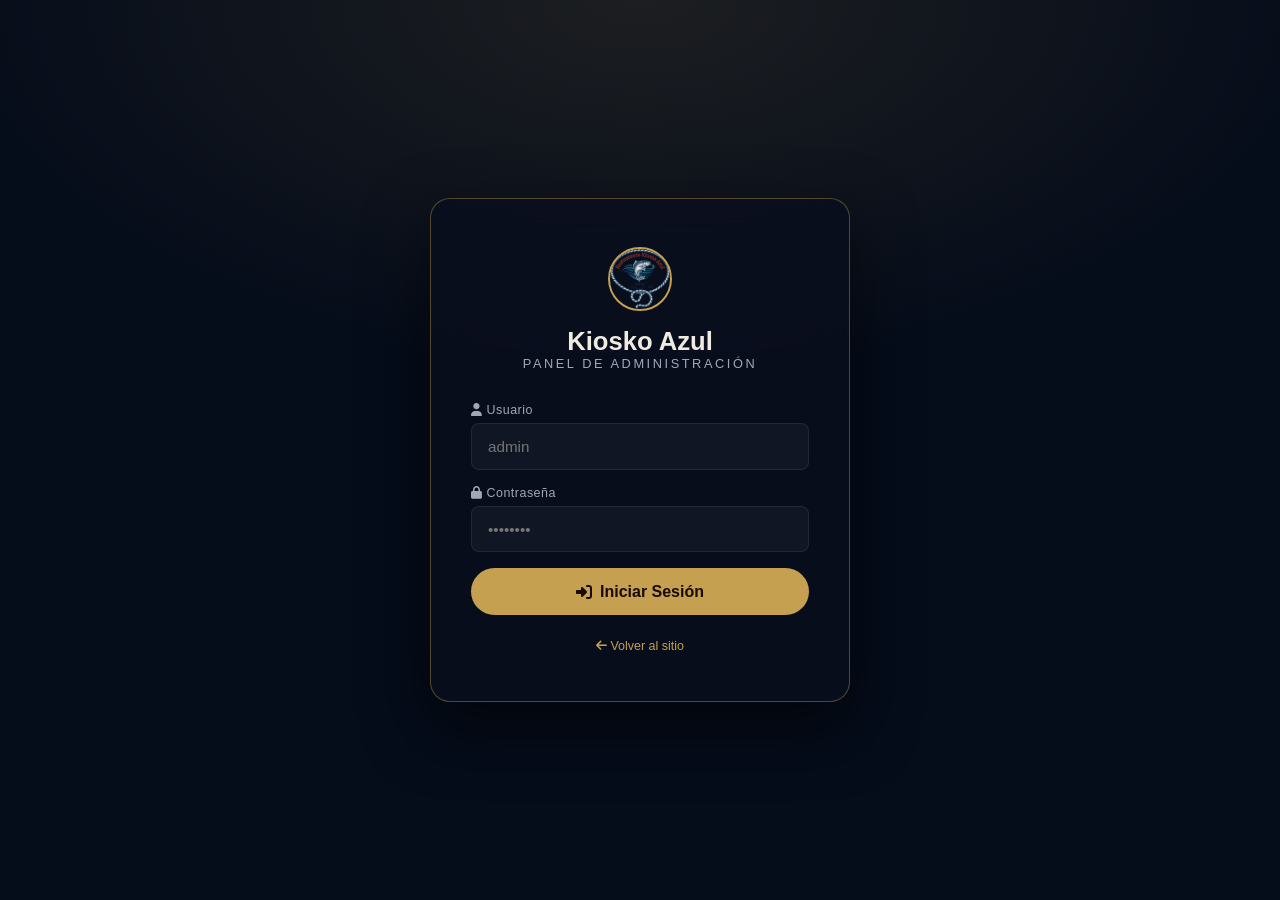
<file: site/public/admin-config.html>
﻿<!DOCTYPE html>
<html lang="es">
<head>
  <meta charset="UTF-8" />
  <meta name="viewport" content="width=device-width, initial-scale=1.0" />
  <title>Dashboard — Kiosko Azul Admin</title>
  <link rel="icon" href="assets/logo.png" />
  <link rel="stylesheet" href="https://cdnjs.cloudflare.com/ajax/libs/font-awesome/6.5.0/css/all.min.css" />
  <link rel="stylesheet" href="css/admin.css" />
</head>
<body>
<script>
// Sidebar toggle - inline fallback (works immediately on click)
function toggleSidebar() {
  var sb = document.getElementById('sidebar');
  var ov = document.getElementById('sidebar-overlay');
  if (!sb) return;
  var open = sb.classList.toggle('open');
  if (ov) ov.classList.toggle('show', open);
  document.body.style.overflow = open ? 'hidden' : '';
}
document.addEventListener('DOMContentLoaded', function() {
  // Create overlay if not yet injected by admin-shared.js
  if (!document.getElementById('sidebar-overlay')) {
    var ov = document.createElement('div');
    ov.id = 'sidebar-overlay';
    ov.className = 'sidebar-overlay';
    ov.onclick = function() { toggleSidebar(); };
    document.body.appendChild(ov);
  }
});
</script>
<div class="admin-layout">

  <!-- Sidebar -->
  <aside class="sidebar" id="sidebar">
    <div class="sidebar-logo">
      <img src="assets/logo.png" alt="Logo" onerror="this.style.display='none'">
      <div><span>Kiosko Azul</span><small>Admin Panel</small></div>
    </div>
    <nav class="sidebar-nav">
      <div class="nav-section">Principal</div>
      <a href="admin.html" class="nav-link active"><i class="fas fa-chart-line"></i> Dashboard</a>
      <a href="admin-pedidos.html" class="nav-link"><i class="fas fa-receipt"></i> Pedidos</a>
      <div class="nav-section">Gestión</div>
      <a href="admin-menu.html" class="nav-link"><i class="fas fa-utensils"></i> Menú</a>
      <a href="admin-promociones.html" class="nav-link"><i class="fas fa-tag"></i> Promociones</a>
      <a href="admin-recomendaciones.html" class="nav-link"><i class="fas fa-star"></i> Recomendaciones</a>
      <div class="nav-section">Ajustes</div>
      <a href="admin-config.html" class="nav-link active"><i class="fas fa-cog"></i> Configuración</a>
      <div class="nav-section">Sitio</div>
      <a href="index.html" target="_blank" class="nav-link"><i class="fas fa-globe"></i> Ver Sitio</a>
      <a href="menu.html" target="_blank" class="nav-link"><i class="fas fa-book-open"></i> Ver Menú</a>
    </nav>
    <div class="sidebar-footer">
      <div class="admin-badge">
        <div class="avatar" id="admin-avatar">A</div>
        <div class="info">
          <div class="name" id="admin-name">Admin</div>
          <div class="rol" id="admin-rol">superadmin</div>
        </div>
      </div>
      <button class="btn btn-outline btn-sm btn-w100" style="margin-top:0.75rem;" onclick="logout()">
        <i class="fas fa-sign-out-alt"></i> Cerrar Sesión
      </button>
    </div>
  </aside>

  <!-- Main -->
  <div class="admin-main">
    <header class="admin-topbar">
      <button class="admin-hamburger" id="menu-toggle" onclick="toggleSidebar()" aria-label="Menu"><i class="fas fa-bars"></i></button>
      <div style="display:flex;align-items:center;gap:1rem;">
        <button class="btn btn-outline btn-sm" id="menu-toggle" style="display:none;" onclick="toggleSidebar()"><i class="fas fa-bars"></i></button>
        <span class="topbar-title">Configuración de Delivery</span>
      </div>
      <div class="topbar-actions">
        <span id="fecha-hoy" style="font-size:0.8rem;color:var(--pearl);"></span>
        <button class="btn btn-gold btn-sm" onclick="openZonaModal()"><i class="fas fa-plus"></i> Nueva Zona</button>
      </div>
    </header>

    <div class="admin-content">

      <div class="card">
        <div class="card-header">
          <span class="card-title"><i class="fas fa-motorcycle" style="color:var(--gold);margin-right:0.5rem;"></i>Zonas de Envío</span>
        </div>
        <div class="table-wrap">
          <table>
            <thead>
              <tr>
                <th>Nombre de la Zona</th><th>Recargo (USD)</th><th>Estado</th><th>Acciones</th>
              </tr>
            </thead>
            <tbody id="table-zonas">
              <tr><td colspan="4" style="text-align:center;color:var(--pearl);padding:2rem;">Cargando...</td></tr>
            </tbody>
          </table>
        </div>
      </div>

    </div>
  </div>
</div>

<!-- Modal Zonas -->
<div class="modal-overlay" id="zona-modal">
  <div class="modal">
    <div class="modal-header">
      <h3 id="modal-titulo">Nueva Zona de Envío</h3>
      <button class="modal-close" onclick="closeZonaModal()">&times;</button>
    </div>
    <div class="modal-body">
      <input type="hidden" id="z-id">
      <div class="form-group">
        <label>Nombre de la Zona</label>
        <input type="text" id="z-nombre" class="form-control" placeholder="Ej: Zona Norte, Las Palmeras...">
      </div>
      <div class="form-group">
        <label>Precio de Envío ($)</label>
        <input type="number" id="z-precio" class="form-control" step="0.01" placeholder="Ej: 2.50">
      </div>
    </div>
    <div class="modal-footer">
      <button class="btn btn-outline" onclick="closeZonaModal()">Cancelar</button>
      <button class="btn btn-gold" onclick="saveZona()">Guardar Zona</button>
    </div>
  </div>
</div>
      <div class="stats-grid" id="stats-grid">
        <div class="stat-card">
          <div class="stat-icon gold"><i class="fas fa-receipt"></i></div>
          <div><div class="stat-value" id="stat-pedidos-hoy">—</div><div class="stat-label">Pedidos Hoy</div></div>
        </div>
        <div class="stat-card">
          <div class="stat-icon green"><i class="fas fa-dollar-sign"></i></div>
          <div><div class="stat-value" id="stat-ingresos">—</div><div class="stat-label">Ingresos Hoy</div></div>
        </div>
        <div class="stat-card">
          <div class="stat-icon orange"><i class="fas fa-clock"></i></div>
          <div><div class="stat-value" id="stat-pendientes">—</div><div class="stat-label">Pendientes / Prep.</div></div>
        </div>
        <div class="stat-card">
          <div class="stat-icon blue"><i class="fas fa-chart-pie"></i></div>
          <div><div class="stat-value" id="stat-ticket">—</div><div class="stat-label">Ticket Promedio</div></div>
        </div>
      </div>

      <!-- Últimos Pedidos -->
      <div class="card">
        <div class="card-header">
          <span class="card-title"><i class="fas fa-receipt" style="color:var(--gold);margin-right:0.5rem;"></i>Últimos Pedidos</span>
          <a href="admin-pedidos.html" class="btn btn-outline btn-sm">Ver todos</a>
        </div>
        <div class="table-wrap">
          <table>
            <thead>
              <tr>
                <th>Ref</th><th>Cliente</th><th>Total</th><th>Método</th><th>Estado</th><th>Hora</th><th>Acción</th>
              </tr>
            </thead>
            <tbody id="table-pedidos">
              <tr><td colspan="7" style="text-align:center;color:var(--pearl);padding:2rem;">Cargando...</td></tr>
            </tbody>
          </table>
        </div>
      </div>

    </div>
  </div>
</div>

<div id="toast-container"></div>

<script>
  const API = '';

  // ── Auth guard ──────────────────────────────────────────────
  let authToken = null;
  (function(){
    const saved = localStorage.getItem('kb_admin');
    if (!saved) return window.location.href = 'admin-login.html';
    try {
      const { token, admin } = JSON.parse(saved);
      authToken = token;
      document.getElementById('admin-name').textContent = admin.nombre || admin.username;
      document.getElementById('admin-rol').textContent  = admin.rol;
      document.getElementById('admin-avatar').textContent = (admin.nombre || admin.username)[0].toUpperCase();
    } catch(e) { localStorage.removeItem('kb_admin'); window.location.href = 'admin-login.html'; }
  })();

  function logout() {
    localStorage.removeItem('kb_admin');
    window.location.href = 'admin-login.html';
  }

  function authHeaders() {
    return { 'Authorization': `Bearer ${authToken}`, 'Content-Type': 'application/json' };
  }

  // ── Toast ───────────────────────────────────────────────────
  function toast(msg, type='success') {
    const c = document.getElementById('toast-container');
    const t = document.createElement('div');
    t.className = `toast ${type}`;
    t.innerHTML = `<i class="toast-icon fas fa-${type==='success'?'check-circle':'exclamation-circle'}"></i><span class="toast-msg">${msg}</span>`;
    c.appendChild(t);
    setTimeout(() => t.remove(), 4000);
  }

  // ── Fechas ──────────────────────────────────────────────────
  document.getElementById('fecha-hoy').textContent = new Date().toLocaleDateString('es-VE', { weekday:'long', day:'numeric', month:'long' });

  // ── Zonas CRUD ──────────────────────────────────────────────
  let zonasData = [];

  async function loadZonas() {
    try {
      const r = await fetch(`${API}/api/zonas`, { headers: authHeaders() });
      zonasData = await r.json();
      const tbody = document.getElementById('table-zonas');

      if (!zonasData.length) {
        tbody.innerHTML = '<tr><td colspan="4" style="text-align:center;color:var(--pearl);padding:2rem;">No hay zonas de envío configuradas</td></tr>';
        return;
      }

      tbody.innerHTML = zonasData.map(z => `
        <tr>
          <td><b>${z.nombre}</b></td>
          <td style="color:var(--green);font-weight:600;">$${z.precio.toFixed(2)}</td>
          <td><span class="badge badge-green">Activa</span></td>
          <td>
            <button class="btn btn-outline btn-sm" onclick="editZona(${z.id})"><i class="fas fa-edit"></i></button>
            <button class="btn btn-outline btn-sm" style="color:var(--red); border-color:var(--red);" onclick="deleteZona(${z.id})"><i class="fas fa-trash"></i></button>
          </td>
        </tr>
      `).join('');
    } catch(e) { console.warn('Error cargando zonas', e); }
  }

  function openZonaModal(z = null) {
    document.getElementById('z-id').value = z ? z.id : '';
    document.getElementById('z-nombre').value = z ? z.nombre : '';
    document.getElementById('z-precio').value = z ? z.precio : '';
    document.getElementById('modal-titulo').textContent = z ? 'Editar Zona' : 'Nueva Zona de Envío';
    document.getElementById('zona-modal').classList.add('active');
  }

  function closeZonaModal() {
    document.getElementById('zona-modal').classList.remove('active');
  }

  function editZona(id) {
    const z = zonasData.find(x => x.id === id);
    if(z) openZonaModal(z);
  }

  async function saveZona() {
    const id = document.getElementById('z-id').value;
    const nombre = document.getElementById('z-nombre').value;
    const precio = parseFloat(document.getElementById('z-precio').value || 0);

    if(!nombre) return alert('El nombre es requerido');

    try {
      const url = id ? `${API}/api/zonas/${id}` : `${API}/api/zonas`;
      const method = id ? 'PUT' : 'POST';
      
      const r = await fetch(url, {
        method, headers: authHeaders(),
        body: JSON.stringify({ nombre, precio })
      });

      if(!r.ok) throw new Error();
      toast(id ? 'Zona actualizada' : 'Zona creada exitosamente');
      closeZonaModal();
      loadZonas();
    } catch(e) {
      toast('Error al guardar zona', 'error');
    }
  }

  async function deleteZona(id) {
    if(!confirm('¿Seguro de que deseas eliminar esta zona de delivery?')) return;
    try {
      const r = await fetch(`${API}/api/zonas/${id}`, { method: 'DELETE', headers: authHeaders() });
      if(!r.ok) throw new Error();
      toast('Zona eliminada');
      loadZonas();
    } catch(e) {
      toast('Error al eliminar', 'error');
    }
  }

  function toggleSidebar() {
    document.getElementById('sidebar').classList.toggle('open');
  }

  loadZonas();
</script>

  <script src="js/admin-shared.js"></script>
</body>
</html>
</file>
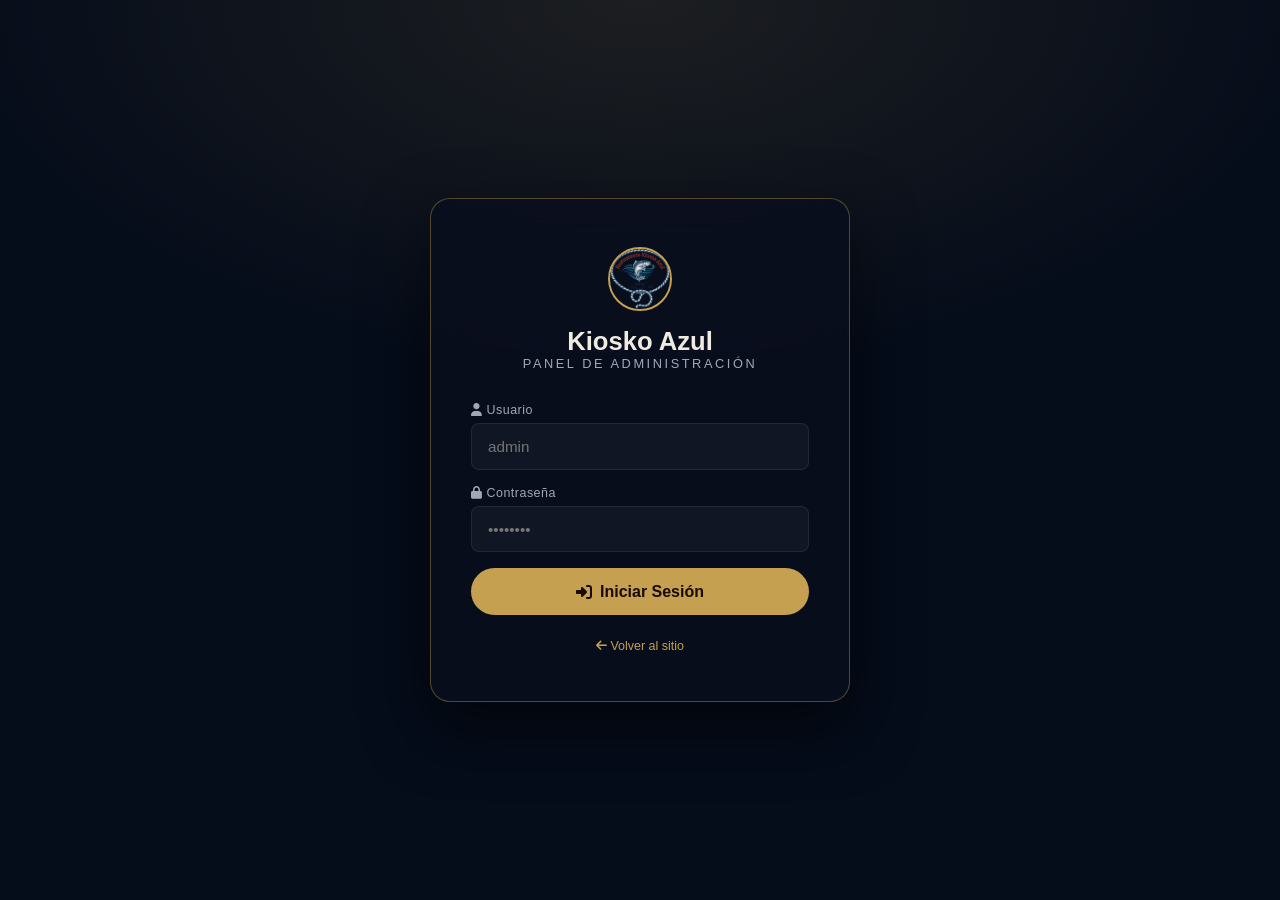
<file: site/public/admin-login.html>
<!DOCTYPE html>
<html lang="es">
<head>
  <meta charset="UTF-8" />
  <meta name="viewport" content="width=device-width, initial-scale=1.0" />
  <title>Admin Login — Kiosko Azul</title>
  <link rel="icon" href="assets/logo.png" />
  <link rel="stylesheet" href="https://cdnjs.cloudflare.com/ajax/libs/font-awesome/6.5.0/css/all.min.css" />
  <link rel="stylesheet" href="css/admin.css" />
</head>
<body class="login-page">

  <div class="login-card">
    <div class="login-logo">
      <img src="assets/logo.png" alt="Kiosko Azul" onerror="this.style.display='none'">
      <h1>Kiosko Azul</h1>
      <p>Panel de Administración</p>
    </div>

    <form id="login-form">
      <div class="form-group">
        <label for="username"><i class="fas fa-user"></i> Usuario</label>
        <input type="text" id="username" class="form-control" placeholder="admin"
               required autocomplete="username" />
      </div>
      <div class="form-group">
        <label for="password"><i class="fas fa-lock"></i> Contraseña</label>
        <input type="password" id="password" class="form-control" placeholder="••••••••"
               required autocomplete="current-password" />
      </div>
      <div id="error-msg" style="display:none; color:#ff6b6b; font-size:0.85rem; margin-bottom:1rem; text-align:center;"></div>
      <button type="submit" class="btn btn-gold btn-w100" id="submit-btn">
        <i class="fas fa-sign-in-alt"></i> Iniciar Sesión
      </button>
    </form>

    <p style="text-align:center; margin-top:1.5rem; font-size:0.78rem; color:var(--pearl);">
      <a href="index.html" style="color:var(--gold); text-decoration:none;">
        <i class="fas fa-arrow-left"></i> Volver al sitio
      </a>
    </p>
  </div>

  <div id="toast-container"></div>

  <script>
    const API = '';

    // Si ya hay token válido, redirigir directamente
    const saved = localStorage.getItem('kb_admin');
    if (saved) {
      try {
        const { token } = JSON.parse(saved);
        if (token) window.location.href = 'admin.html';
      } catch(e) { localStorage.removeItem('kb_admin'); }
    }

    document.getElementById('login-form').addEventListener('submit', async (e) => {
      e.preventDefault();
      const btn = document.getElementById('submit-btn');
      const err = document.getElementById('error-msg');
      btn.disabled = true;
      btn.innerHTML = '<i class="fas fa-spinner fa-spin"></i> Verificando...';
      err.style.display = 'none';

      const form = new FormData();
      form.append('username', document.getElementById('username').value.trim());
      form.append('password', document.getElementById('password').value);

      try {
        const res = await fetch(`${API}/api/auth/login`, { method:'POST', body: form });
        const data = await res.json();

        if (!res.ok) throw new Error(data.detail || 'Error de autenticación');

        localStorage.setItem('kb_admin', JSON.stringify({
          token: data.access_token,
          admin: data.admin,
        }));
        window.location.href = 'admin.html';
      } catch(ex) {
        err.textContent = ex.message;
        err.style.display = 'block';
        btn.disabled = false;
        btn.innerHTML = '<i class="fas fa-sign-in-alt"></i> Iniciar Sesión';
      }
    });
  </script>

  <script src="js/admin-shared.js"></script>
</body>
</html>
</file>
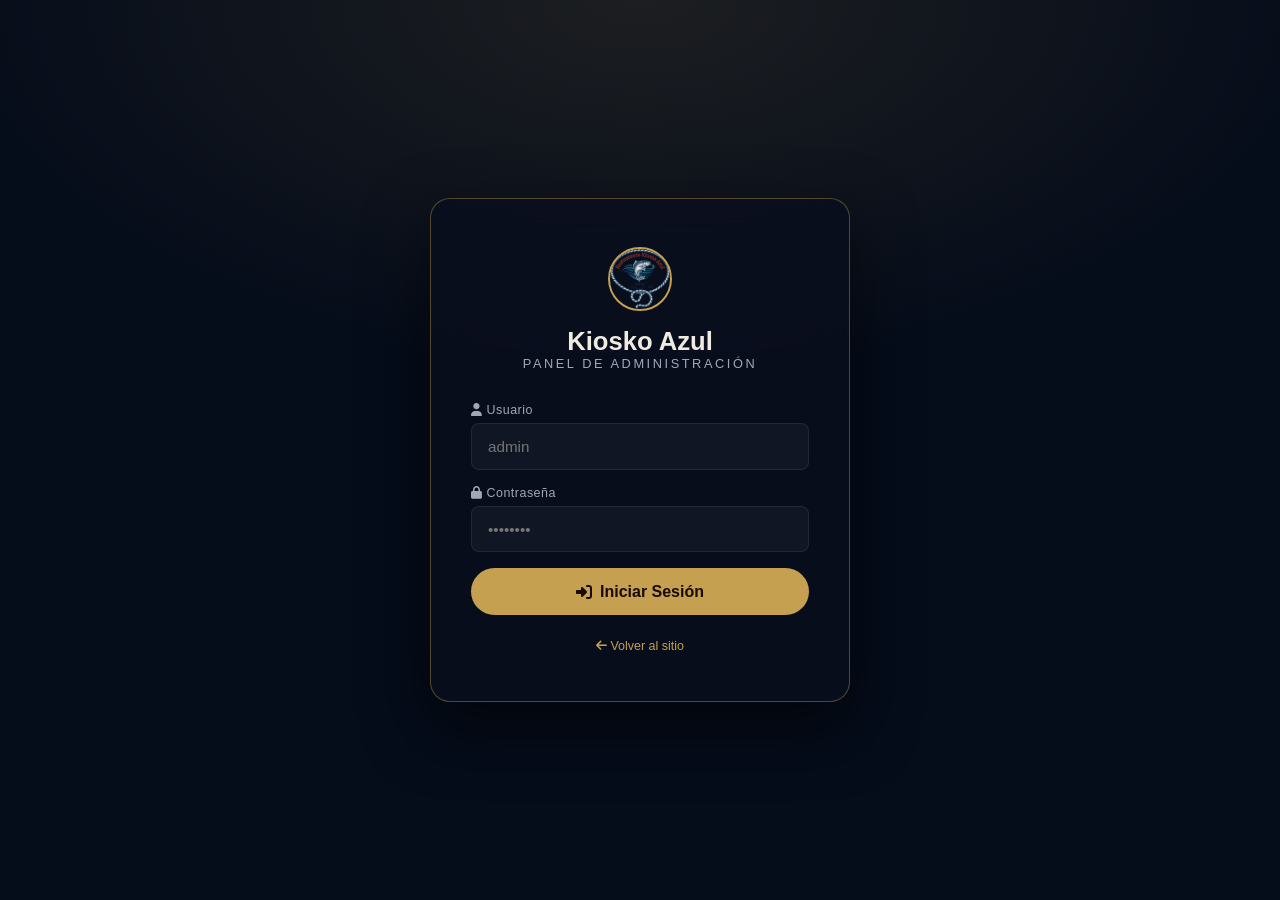
<file: site/public/admin-menu.html>
﻿<!DOCTYPE html>
<html lang="es">
<head>
  <meta charset="UTF-8" />
  <meta name="viewport" content="width=device-width, initial-scale=1.0" />
  <title>Gestión de Menú — Kiosko Azul Admin</title>
  <link rel="icon" href="assets/logo.png" />
  <link rel="stylesheet" href="https://cdnjs.cloudflare.com/ajax/libs/font-awesome/6.5.0/css/all.min.css" />
  <link rel="stylesheet" href="css/admin.css" />
</head>
<body>
<script>
// Sidebar toggle - inline fallback (works immediately on click)
function toggleSidebar() {
  var sb = document.getElementById('sidebar');
  var ov = document.getElementById('sidebar-overlay');
  if (!sb) return;
  var open = sb.classList.toggle('open');
  if (ov) ov.classList.toggle('show', open);
  document.body.style.overflow = open ? 'hidden' : '';
}
document.addEventListener('DOMContentLoaded', function() {
  // Create overlay if not yet injected by admin-shared.js
  if (!document.getElementById('sidebar-overlay')) {
    var ov = document.createElement('div');
    ov.id = 'sidebar-overlay';
    ov.className = 'sidebar-overlay';
    ov.onclick = function() { toggleSidebar(); };
    document.body.appendChild(ov);
  }
});
</script>
<div class="admin-layout">

  <!-- Sidebar -->
  <aside class="sidebar" id="sidebar">
    <div class="sidebar-logo">
      <img src="assets/logo.png" alt="Logo" onerror="this.style.display='none'">
      <div><span>Kiosko Azul</span><small>Admin Panel</small></div>
    </div>
    <nav class="sidebar-nav">
      <div class="nav-section">Principal</div>
      <a href="admin.html" class="nav-link"><i class="fas fa-chart-line"></i> Dashboard</a>
      <a href="admin-pedidos.html" class="nav-link"><i class="fas fa-receipt"></i> Pedidos</a>
      <div class="nav-section">Gestión</div>
      <a href="admin-menu.html" class="nav-link active"><i class="fas fa-utensils"></i> Menú</a>
      <a href="admin-promociones.html" class="nav-link"><i class="fas fa-tag"></i> Promociones</a>
      <div class="nav-section">Ajustes</div>
      <a href="admin-config.html" class="nav-link"><i class="fas fa-cog"></i> Configuración</a>
      <div class="nav-section">Sitio</div>
      <a href="index.html" target="_blank" class="nav-link"><i class="fas fa-globe"></i> Ver Sitio</a>
      <a href="menu.html" target="_blank" class="nav-link"><i class="fas fa-book-open"></i> Ver Menú</a>
    </nav>
    <div class="sidebar-footer">
      <div class="admin-badge">
        <div class="avatar" id="admin-avatar">A</div>
        <div class="info"><div class="name" id="admin-name">Admin</div><div class="rol" id="admin-rol">superadmin</div></div>
      </div>
      <button class="btn btn-outline btn-sm btn-w100" style="margin-top:0.75rem;" onclick="logout()">
        <i class="fas fa-sign-out-alt"></i> Cerrar Sesión
      </button>
    </div>
  </aside>

  <!-- Main -->
  <div class="admin-main">
    <header class="admin-topbar">
      <button class="admin-hamburger" id="menu-toggle" onclick="toggleSidebar()" aria-label="Menu"><i class="fas fa-bars"></i></button>
      <span class="topbar-title"><i class="fas fa-utensils" style="color:var(--gold);margin-right:0.5rem;"></i>Gestión de Menú</span>
      <div class="topbar-actions">
        <button class="btn btn-outline btn-sm" onclick="openBatchModal()"><i class="fas fa-percent"></i> Ajustar Precios</button>
        <button class="btn btn-gold btn-sm" onclick="openItemModal()"><i class="fas fa-plus"></i> Nuevo Plato</button>
      </div>
    </header>

    <div class="admin-content">

      <!-- Filtros -->
      <div class="filter-bar">
        <input type="text" class="form-control" id="search-input" placeholder="🔍 Buscar plato…" oninput="filterItems()" />
        <select class="form-control" id="cat-filter" onchange="filterItems()">
          <option value="">Todas las categorías</option>
        </select>
        <select class="form-control" id="status-filter" onchange="filterItems()">
          <option value="">Todos los estados</option>
          <option value="activo">Activos</option>
          <option value="inactivo">Inactivos</option>
        </select>
      </div>

      <!-- Tabla -->
      <div class="card">
        <div class="card-header">
          <span class="card-title">Platos del Menú</span>
          <span id="item-count" style="font-size:0.8rem;color:var(--pearl);">Cargando…</span>
        </div>
        <div class="table-wrap">
          <table>
            <thead>
              <tr>
                <th>Imagen</th><th>Plato</th><th>Categoría</th>
                <th>Precio</th><th>Badge</th><th>Estado</th><th>Acciones</th>
              </tr>
            </thead>
            <tbody id="menu-tbody">
              <tr><td colspan="7" style="text-align:center;color:var(--pearl);padding:2rem;">Cargando…</td></tr>
            </tbody>
          </table>
        </div>
      </div>
    </div>
  </div>
</div>

<!-- Modal Plato -->
<div class="modal-overlay" id="item-modal">
  <div class="modal">
    <div class="modal-header">
      <span class="modal-title" id="modal-item-title">Nuevo Plato</span>
      <button class="modal-close" onclick="closeModal('item-modal')"><i class="fas fa-times"></i></button>
    </div>
    <form id="item-form">
      <input type="hidden" id="item-id" />
      <div class="form-row">
        <div class="form-group">
          <label>Nombre del Plato *</label>
          <input type="text" class="form-control" id="item-nombre" required placeholder="Ej: Empanadas de Cazón" />
        </div>
        <div class="form-group">
          <label>Categoría *</label>
          <select class="form-control" id="item-cat" required></select>
        </div>
      </div>
      <div class="form-group">
        <label>Descripción</label>
        <textarea class="form-control" id="item-desc" rows="3" placeholder="Ingredientes y preparación…" style="resize:vertical;"></textarea>
      </div>
      <div class="form-row">
        <div class="form-group">
          <label>Precio (USD) *</label>
          <input type="number" class="form-control" id="item-precio" step="0.01" min="0" required placeholder="0.00" />
        </div>
        <div class="form-group">
          <label>Badge / Etiqueta</label>
          <input type="text" class="form-control" id="item-badge" placeholder="Ej: ⭐ Popular, Vegano" />
        </div>
      </div>
      <div class="form-row">
        <div class="form-group">
          <label>Destacado</label>
          <label class="toggle" style="margin-top:0.5rem;"><input type="checkbox" id="item-destacado"><span class="slider"></span></label>
        </div>
        <div class="form-group">
          <label>Activo</label>
          <label class="toggle" style="margin-top:0.5rem;"><input type="checkbox" id="item-activo" checked><span class="slider"></span></label>
        </div>
      </div>

      <!-- Imagen -->
      <div class="form-group" id="imagen-group">
        <label>Imagen del Plato</label>
        <div class="dropzone" id="dropzone" onclick="document.getElementById('file-input').click()">
          <i class="fas fa-cloud-upload-alt"></i>
          <p>Haz clic o arrastra una imagen aquí<br><small>JPG, PNG o WEBP — máx 5MB</small></p>
        </div>
        <input type="file" id="file-input" accept="image/jpeg,image/png,image/webp" style="display:none;" onchange="previewImage(this)" />
        <div id="img-preview-wrap" style="margin-top:1rem;display:none;">
          <img id="img-preview" class="img-preview" src="" alt="Preview" />
        </div>
      </div>

      <div class="modal-footer">
        <button type="button" class="btn btn-outline" onclick="closeModal('item-modal')">Cancelar</button>
        <button type="submit" class="btn btn-gold" id="item-submit-btn"><i class="fas fa-save"></i> Guardar</button>
      </div>
    </form>
  </div>
</div>

<!-- Modal Ajuste de Precios -->
<div class="modal-overlay" id="batch-modal">
  <div class="modal" style="max-width:420px;">
    <div class="modal-header">
      <span class="modal-title">Ajuste Masivo de Precios</span>
      <button class="modal-close" onclick="closeModal('batch-modal')"><i class="fas fa-times"></i></button>
    </div>
    <div class="form-group">
      <label>Categoría (dejar vacío = todas)</label>
      <select class="form-control" id="batch-cat"></select>
    </div>
    <div class="form-group">
      <label>Porcentaje de ajuste</label>
      <input type="number" class="form-control" id="batch-pct" step="0.1" placeholder="Ej: 10 para +10%, -5 para -5%" />
      <small style="color:var(--pearl);font-size:0.75rem;">Positivo = aumento, Negativo = descuento</small>
    </div>
    <div class="modal-footer">
      <button class="btn btn-outline" onclick="closeModal('batch-modal')">Cancelar</button>
      <button class="btn btn-gold" onclick="applyBatch()"><i class="fas fa-percent"></i> Aplicar</button>
    </div>
  </div>
</div>

<div id="toast-container"></div>

<script>
  const API = '';
  let authToken = null, adminData = null;
  let allItems = [], categorias = [];

  (function(){
    const saved = localStorage.getItem('kb_admin');
    if (!saved) return window.location.href = 'admin-login.html';
    try {
      const { token, admin } = JSON.parse(saved);
      authToken = token; adminData = admin;
      document.getElementById('admin-name').textContent = admin.nombre || admin.username;
      document.getElementById('admin-rol').textContent  = admin.rol;
      document.getElementById('admin-avatar').textContent = (admin.nombre||admin.username)[0].toUpperCase();
    } catch(e) { localStorage.removeItem('kb_admin'); window.location.href = 'admin-login.html'; }
  })();

  function logout() { localStorage.removeItem('kb_admin'); window.location.href = 'admin-login.html'; }
  function authHeaders() { return { 'Authorization': `Bearer ${authToken}`, 'Content-Type': 'application/json' }; }

  function toast(msg, type='success') {
    const c = document.getElementById('toast-container');
    const t = document.createElement('div');
    t.className = `toast ${type}`;
    t.innerHTML = `<i class="toast-icon fas fa-${type==='success'?'check-circle':'exclamation-circle'}"></i><span class="toast-msg">${msg}</span>`;
    c.appendChild(t);
    setTimeout(() => t.remove(), 4000);
  }

  function openModal(id)  { document.getElementById(id).classList.add('open'); }
  function closeModal(id) { document.getElementById(id).classList.remove('open'); }

  // ── Cargar categorías ───────────────────────────────────────
  async function loadCategorias() {
    const r = await fetch(`${API}/api/categorias`);
    categorias = await r.json();
    const catFilter    = document.getElementById('cat-filter');
    const itemCat      = document.getElementById('item-cat');
    const batchCat     = document.getElementById('batch-cat');
    const opt = '<option value="">Todas</option>' + categorias.map(c => `<option value="${c.id}">${c.emoji} ${c.nombre}</option>`).join('');
    catFilter.innerHTML = '<option value="">Todas</option>' + categorias.map(c => `<option value="${c.id}">${c.emoji} ${c.nombre}</option>`).join('');
    itemCat.innerHTML   = categorias.map(c => `<option value="${c.id}">${c.emoji} ${c.nombre}</option>`).join('');
    batchCat.innerHTML  = '<option value="">Todas las categorías</option>' + categorias.map(c => `<option value="${c.id}">${c.emoji} ${c.nombre}</option>`).join('');
  }

  // ── Cargar menú ─────────────────────────────────────────────
  async function loadMenu() {
    const r = await fetch(`${API}/api/menu/admin`, { headers: authHeaders() });
    allItems = await r.json();
    renderItems(allItems);
  }

  function renderItems(items) {
    document.getElementById('item-count').textContent = `${items.length} platos`;
    const tbody = document.getElementById('menu-tbody');
    if (!items.length) {
      tbody.innerHTML = '<tr><td colspan="7" style="text-align:center;color:var(--pearl);padding:2rem;">Sin platos</td></tr>';
      return;
    }
    tbody.innerHTML = items.map(it => {
      const catName = it.categoria ? `${it.categoria.emoji} ${it.categoria.nombre}` : '—';
      const imgHtml = it.imagen_url
        ? `<img src="${API}${it.imagen_url}" style="width:50px;height:50px;object-fit:cover;border-radius:8px;border:1px solid var(--border-gold);">`
        : `<div style="width:50px;height:50px;border-radius:8px;background:var(--surface);display:flex;align-items:center;justify-content:center;color:var(--pearl);"><i class="fas fa-utensils"></i></div>`;
      const badgeHtml = it.badge ? `<span class="badge badge-gold">${it.badge}</span>` : '<span class="badge badge-gray">—</span>';
      const statusHtml = it.activo
        ? '<span class="badge badge-green"><i class="fas fa-circle" style="font-size:0.5rem;"></i> Activo</span>'
        : '<span class="badge badge-red"><i class="fas fa-circle" style="font-size:0.5rem;"></i> Inactivo</span>';
      return `<tr>
        <td>${imgHtml}</td>
        <td>
          <div style="font-weight:600;">${it.nombre}</div>
          <div style="font-size:0.78rem;color:var(--pearl);white-space:nowrap;overflow:hidden;text-overflow:ellipsis;max-width:200px;">${it.descripcion||''}</div>
        </td>
        <td>${catName}</td>
        <td style="color:var(--gold);font-weight:700;">$${it.precio_usd.toFixed(2)}</td>
        <td>${badgeHtml}</td>
        <td>${statusHtml}</td>
        <td>
          <div style="display:flex;gap:0.4rem;flex-wrap:wrap;">
            <button class="btn btn-outline btn-sm" onclick="editItem(${it.id})"><i class="fas fa-pen"></i></button>
            <button class="btn btn-outline btn-sm" onclick="openImageUpload(${it.id})" title="Cambiar imagen"><i class="fas fa-image"></i></button>
            <button class="btn btn-danger btn-sm" onclick="toggleItem(${it.id}, ${it.activo})">${it.activo?'<i class="fas fa-eye-slash"></i>':'<i class="fas fa-eye"></i>'}</button>
          </div>
        </td>
      </tr>`;
    }).join('');
  }

  function filterItems() {
    const q     = document.getElementById('search-input').value.toLowerCase();
    const catId = document.getElementById('cat-filter').value;
    const st    = document.getElementById('status-filter').value;
    const res   = allItems.filter(it => {
      const matchQ  = it.nombre.toLowerCase().includes(q) || (it.descripcion||'').toLowerCase().includes(q);
      const matchC  = !catId || String(it.categoria_id) === catId;
      const matchSt = !st || (st==='activo' ? it.activo : !it.activo);
      return matchQ && matchC && matchSt;
    });
    renderItems(res);
  }

  // ── Modal Plato ─────────────────────────────────────────────
  function openItemModal(item=null) {
    document.getElementById('item-form').reset();
    document.getElementById('item-id').value = '';
    document.getElementById('img-preview-wrap').style.display = 'none';
    document.getElementById('modal-item-title').textContent = 'Nuevo Plato';
    if (item) {
      document.getElementById('modal-item-title').textContent = 'Editar Plato';
      document.getElementById('item-id').value       = item.id;
      document.getElementById('item-nombre').value   = item.nombre;
      document.getElementById('item-desc').value     = item.descripcion || '';
      document.getElementById('item-precio').value   = item.precio_usd;
      document.getElementById('item-badge').value    = item.badge || '';
      document.getElementById('item-cat').value      = item.categoria_id;
      document.getElementById('item-destacado').checked = item.destacado;
      document.getElementById('item-activo').checked = item.activo;
      if (item.imagen_url) {
        document.getElementById('img-preview').src = `${API}${item.imagen_url}`;
        document.getElementById('img-preview-wrap').style.display = 'block';
      }
    }
    openModal('item-modal');
  }

  function editItem(id) {
    const item = allItems.find(i => i.id === id);
    if (item) openItemModal(item);
  }

  function previewImage(input) {
    const file = input.files[0];
    if (!file) return;
    const url = URL.createObjectURL(file);
    document.getElementById('img-preview').src = url;
    document.getElementById('img-preview-wrap').style.display = 'block';
  }

  // Upload image separado (para plato existente por ID)
  let uploadItemId = null;
  function openImageUpload(id) {
    uploadItemId = id;
    document.getElementById('file-input').click();
  }

  document.getElementById('file-input').addEventListener('change', async function() {
    if (!uploadItemId) return;
    const file = this.files[0];
    if (!file) return;
    const fd = new FormData();
    fd.append('file', file);
    try {
      const r = await fetch(`${API}/api/menu/${uploadItemId}/imagen`, {
        method: 'POST',
        headers: { 'Authorization': `Bearer ${authToken}` },
        body: fd,
      });
      const d = await r.json();
      if (!r.ok) throw new Error(d.detail || 'Error');
      toast('Imagen actualizada correctamente');
      uploadItemId = null;
      loadMenu();
    } catch(e) { toast(e.message, 'error'); uploadItemId = null; }
  });

  document.getElementById('item-form').addEventListener('submit', async function(e) {
    e.preventDefault();
    const id = document.getElementById('item-id').value;
    const payload = {
      nombre:       document.getElementById('item-nombre').value,
      descripcion:  document.getElementById('item-desc').value,
      precio_usd:   parseFloat(document.getElementById('item-precio').value),
      badge:        document.getElementById('item-badge').value || null,
      categoria_id: parseInt(document.getElementById('item-cat').value),
      destacado:    document.getElementById('item-destacado').checked,
      activo:       document.getElementById('item-activo').checked,
    };

    const url    = id ? `${API}/api/menu/${id}` : `${API}/api/menu`;
    const method = id ? 'PUT' : 'POST';

    try {
      const r = await fetch(url, { method, headers: authHeaders(), body: JSON.stringify(payload) });
      const d = await r.json();
      if (!r.ok) throw new Error(d.detail || 'Error guardando');

      // Si hay nueva imagen seleccionada via dropzone (plato nuevo)
      const fileInput = document.getElementById('file-input');
      if (!uploadItemId && fileInput.files[0]) {
        const fd = new FormData();
        fd.append('file', fileInput.files[0]);
        await fetch(`${API}/api/menu/${d.id}/imagen`, {
          method: 'POST', headers: { 'Authorization': `Bearer ${authToken}` }, body: fd,
        });
      }

      toast(id ? 'Plato actualizado' : 'Plato creado');
      closeModal('item-modal');
      loadMenu();
    } catch(ex) { toast(ex.message, 'error'); }
  });

  async function toggleItem(id, activo) {
    const item = allItems.find(i => i.id === id);
    if (!item) return;
    if (!activo && !confirm(`¿Activar "${item.nombre}"?`)) return;
    if (activo && !confirm(`¿Desactivar "${item.nombre}"? No aparecerá en el menú público.`)) return;
    const payload = {
      nombre: item.nombre, descripcion: item.descripcion,
      precio_usd: item.precio_usd, badge: item.badge,
      categoria_id: item.categoria_id, destacado: item.destacado, activo: !activo,
    };
    const r = await fetch(`${API}/api/menu/${id}`, { method:'PUT', headers: authHeaders(), body: JSON.stringify(payload) });
    if (r.ok) { toast(activo ? 'Plato desactivado' : 'Plato activado'); loadMenu(); }
    else toast('Error', 'error');
  }

  // ── Batch Modal ─────────────────────────────────────────────
  function openBatchModal() { openModal('batch-modal'); }
  async function applyBatch() {
    const pct   = parseFloat(document.getElementById('batch-pct').value);
    const catId = document.getElementById('batch-cat').value;
    if (isNaN(pct)) return toast('Ingresa un porcentaje válido', 'error');
    const payload = { porcentaje: pct, categoria_id: catId ? parseInt(catId) : null };
    try {
      const r = await fetch(`${API}/api/menu/precios/batch`, { method:'PUT', headers: authHeaders(), body: JSON.stringify(payload) });
      const d = await r.json();
      if (!r.ok) throw new Error(d.detail);
      toast(`Precios ajustados en ${d.items_actualizados} platos`);
      closeModal('batch-modal');
      loadMenu();
    } catch(e) { toast(e.message, 'error'); }
  }

  // Drag & drop
  const dz = document.getElementById('dropzone');
  dz.addEventListener('dragover', e => { e.preventDefault(); dz.classList.add('drag-over'); });
  dz.addEventListener('dragleave', () => dz.classList.remove('drag-over'));
  dz.addEventListener('drop', e => {
    e.preventDefault(); dz.classList.remove('drag-over');
    const file = e.dataTransfer.files[0];
    if (file) { document.getElementById('file-input').files = e.dataTransfer.files; previewImage(document.getElementById('file-input')); }
  });

  loadCategorias().then(() => loadMenu());
</script>

  <script src="js/admin-shared.js"></script>
</body>
</html>
</file>
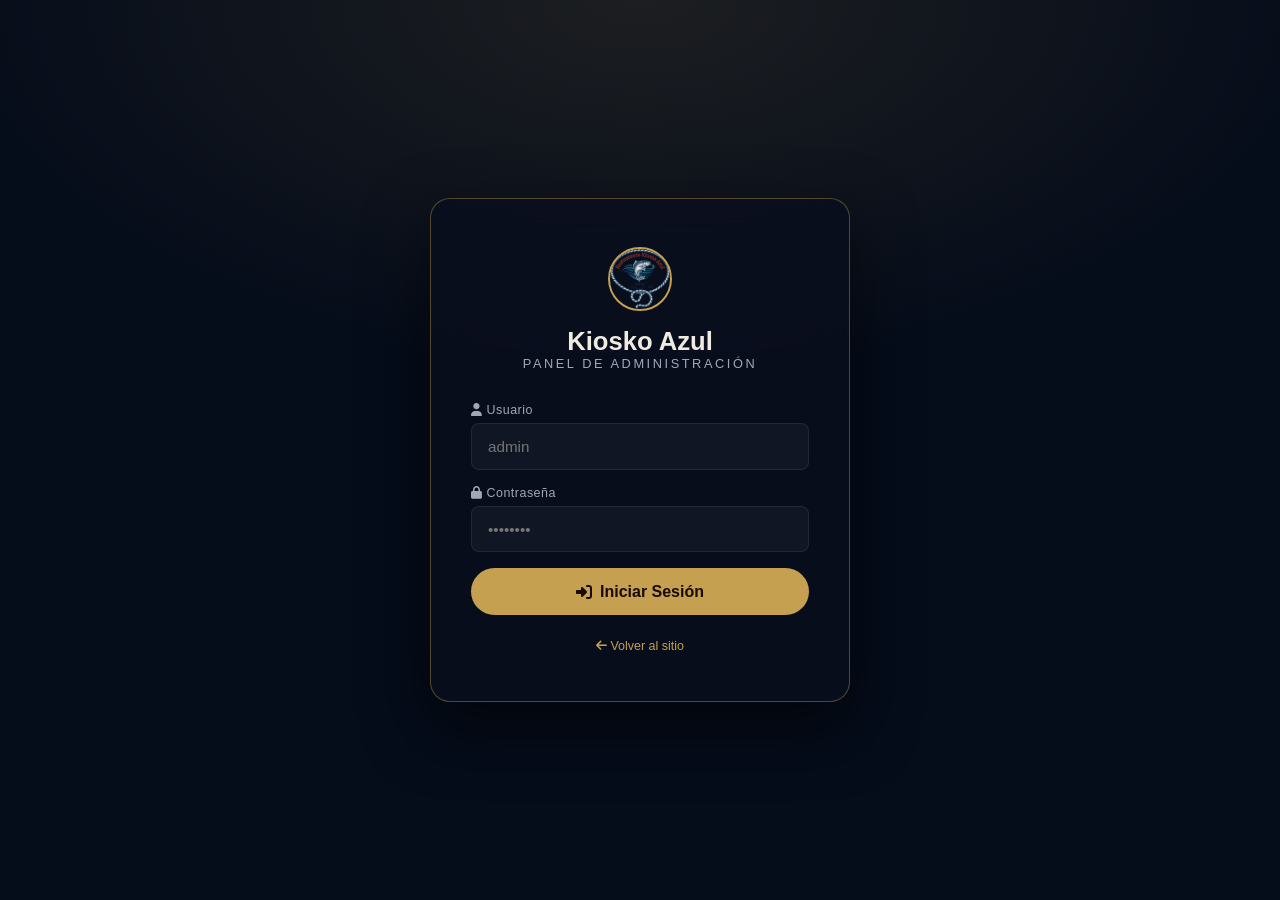
<file: site/public/admin-promociones.html>
﻿<!DOCTYPE html>
<html lang="es">
<head>
  <meta charset="UTF-8" />
  <meta name="viewport" content="width=device-width, initial-scale=1.0" />
  <title>Promociones — Kiosko Azul Admin</title>
  <link rel="icon" href="assets/logo.png" />
  <link rel="stylesheet" href="https://cdnjs.cloudflare.com/ajax/libs/font-awesome/6.5.0/css/all.min.css" />
  <link rel="stylesheet" href="css/admin.css" />
</head>
<body>
<script>
// Sidebar toggle - inline fallback (works immediately on click)
function toggleSidebar() {
  var sb = document.getElementById('sidebar');
  var ov = document.getElementById('sidebar-overlay');
  if (!sb) return;
  var open = sb.classList.toggle('open');
  if (ov) ov.classList.toggle('show', open);
  document.body.style.overflow = open ? 'hidden' : '';
}
document.addEventListener('DOMContentLoaded', function() {
  // Create overlay if not yet injected by admin-shared.js
  if (!document.getElementById('sidebar-overlay')) {
    var ov = document.createElement('div');
    ov.id = 'sidebar-overlay';
    ov.className = 'sidebar-overlay';
    ov.onclick = function() { toggleSidebar(); };
    document.body.appendChild(ov);
  }
});
</script>
<div class="admin-layout">
  <aside class="sidebar" id="sidebar">
    <div class="sidebar-logo">
      <img src="assets/logo.png" alt="Logo" onerror="this.style.display='none'">
      <div><span>Kiosko Azul</span><small>Admin Panel</small></div>
    </div>
    <nav class="sidebar-nav">
      <div class="nav-section">Principal</div>
      <a href="admin.html" class="nav-link"><i class="fas fa-chart-line"></i> Dashboard</a>
      <a href="admin-pedidos.html" class="nav-link"><i class="fas fa-receipt"></i> Pedidos</a>
      <div class="nav-section">Gestión</div>
      <a href="admin-menu.html" class="nav-link"><i class="fas fa-utensils"></i> Menú</a>
      <a href="admin-promociones.html" class="nav-link active"><i class="fas fa-tag"></i> Promociones</a>
      <a href="admin-recomendaciones.html" class="nav-link"><i class="fas fa-star"></i> Recomendaciones</a>
      <div class="nav-section">Ajustes</div>
      <a href="admin-config.html" class="nav-link"><i class="fas fa-cog"></i> Configuración</a>
      <div class="nav-section">Sitio</div>
      <a href="index.html" target="_blank" class="nav-link"><i class="fas fa-globe"></i> Ver Sitio</a>
      <a href="menu.html" target="_blank" class="nav-link"><i class="fas fa-book-open"></i> Ver Menú</a>
    </nav>
    <div class="sidebar-footer">
      <div class="admin-badge">
        <div class="avatar" id="admin-avatar">A</div>
        <div class="info"><div class="name" id="admin-name">Admin</div><div class="rol" id="admin-rol">superadmin</div></div>
      </div>
      <button class="btn btn-outline btn-sm btn-w100" style="margin-top:0.75rem;" onclick="logout()"><i class="fas fa-sign-out-alt"></i> Cerrar Sesión</button>
    </div>
  </aside>

  <div class="admin-main">
    <header class="admin-topbar">
      <button class="admin-hamburger" id="menu-toggle" onclick="toggleSidebar()" aria-label="Menu"><i class="fas fa-bars"></i></button>
      <span class="topbar-title"><i class="fas fa-tag" style="color:var(--gold);margin-right:0.5rem;"></i>Promociones</span>
      <button class="btn btn-gold btn-sm" onclick="openPromoModal()"><i class="fas fa-plus"></i> Nueva Promoción</button>
    </header>
    <div class="admin-content">
      <div class="card">
        <div class="card-header">
          <span class="card-title">Todas las Promociones</span>
        </div>
        <div class="table-wrap">
          <table>
            <thead>
              <tr><th>Nombre</th><th>Precio / Oferta</th><th>Descuento</th><th>Aplica a</th><th>Vigencia</th><th>Estado</th><th>Acciones</th></tr>
            </thead>
            <tbody id="promos-tbody">
              <tr><td colspan="8" style="text-align:center;color:var(--pearl);padding:2rem;">Cargando…</td></tr>
            </tbody>
          </table>
        </div>
      </div>
    </div>
  </div>
</div>

<!-- Modal Promoción -->
<div class="modal-overlay" id="promo-modal">
  <div class="modal">
    <div class="modal-header">
      <span class="modal-title" id="modal-promo-title">Nueva Promoción</span>
      <button class="modal-close" onclick="closeModal('promo-modal')"><i class="fas fa-times"></i></button>
    </div>
    <form id="promo-form">
      <input type="hidden" id="promo-id" />
      <div class="form-group">
        <label>Nombre de la Promoción *</label>
        <input type="text" class="form-control" id="promo-nombre" required placeholder="Ej: Happy Hour Cócteles" />
      </div>
      <div class="form-group">
        <label>Descripción</label>
        <textarea class="form-control" id="promo-desc" rows="2" style="resize:vertical;" placeholder="Descripción visible al cliente…"></textarea>
      </div>
      <div class="form-row">
        <div class="form-group">
          <label>Precio Original del Producto ($) *</label>
          <input type="number" class="form-control" id="promo-precio-org" step="0.01" min="0" required placeholder="Ej: 15.00" oninput="calcFinalPrice()" />
        </div>
        <div class="form-group">
          <label>Tipo de Descuento</label>
          <select class="form-control" id="promo-tipo" onchange="calcFinalPrice()">
            <option value="porcentaje">Porcentaje (%)</option>
            <option value="monto_fijo">Monto Fijo a Descontar ($)</option>
          </select>
        </div>
      </div>

      <div class="form-row">
        <div class="form-group">
          <label id="lbl-promo-valor">Descuento a Aplicar *</label>
          <input type="number" class="form-control" id="promo-valor" step="0.01" min="0" required placeholder="Ej: 20" oninput="calcFinalPrice()" />
        </div>
        <div class="form-group">
          <label style="color:var(--gold);">Precio Final Oferta ($)</label>
          <input type="number" class="form-control" id="promo-precio-fin" readonly style="background:rgba(212,175,55,0.05); color:var(--gold); font-weight:bold; border:1px solid var(--gold);" />
        </div>
      </div>

      <div class="form-row">
        <div class="form-group">
          <label>Relacionar con el Menú (Opcional)</label>
          <select class="form-control" id="promo-aplica" onchange="toggleCatField()">
            <option value="libre">Ninguno (Solo Título y Precios) ✨</option>
            <option value="item">Vincular a Platos específicos</option>
            <option value="categoria">Vincular a Categoría completa</option>
            <option value="total">Descuento global en carrito</option>
          </select>
        </div>
        <div class="form-group" id="promo-cat-group" style="display:none;">
          <label>Categoría</label>
          <select class="form-control" id="promo-cat"></select>
        </div>
      </div>
      
      <div id="promo-items-group" class="form-group" style="display:none;">
        <label>Platos aplicables (selección múltiple)</label>
        <select class="form-control" id="promo-items" multiple style="height:120px;"></select>
        <small style="color:var(--pearl);font-size:0.75rem;">Ctrl/Cmd + clic para seleccionar varios</small>
      </div>
      <div class="form-row">
        <div class="form-group">
          <label>Fecha Inicio</label>
          <input type="datetime-local" class="form-control" id="promo-inicio" />
        </div>
        <div class="form-group">
          <label>Fecha Fin</label>
          <input type="datetime-local" class="form-control" id="promo-fin" />
        </div>
      </div>
      <div class="form-group">
        <label>Activa</label>
        <label class="toggle" style="margin-top:0.4rem;"><input type="checkbox" id="promo-activa" checked><span class="slider"></span></label>
      </div>
      <div class="form-group">
        <label>Imagen de la Promoción</label>
        <div style="display:flex; gap:0.5rem; align-items:center;">
          <input type="file" id="promo-imagen" accept="image/*" style="flex:1;" />
          <button type="button" class="btn btn-outline btn-sm" onclick="uploadPromoImage()"><i class="fas fa-upload"></i></button>
        </div>
        <img id="promo-imagen-preview" style="max-width:100px; max-height:100px; margin-top:0.5rem; display:none; border-radius:8px;" />
      </div>
      <div class="modal-footer">
        <button type="button" class="btn btn-outline" onclick="closeModal('promo-modal')">Cancelar</button>
        <button type="submit" class="btn btn-gold"><i class="fas fa-save"></i> Guardar</button>
      </div>
    </form>
  </div>
</div>

<div id="toast-container"></div>

<script>
  const API = '';
  let authToken = null;
  let allPromos = [], menuItems = [], cats = [];

  (function(){
    const saved = localStorage.getItem('kb_admin');
    if (!saved) return window.location.href = 'admin-login.html';
    try {
      const { token, admin } = JSON.parse(saved);
      authToken = token;
      document.getElementById('admin-name').textContent = admin.nombre || admin.username;
      document.getElementById('admin-rol').textContent  = admin.rol;
      document.getElementById('admin-avatar').textContent = (admin.nombre||admin.username)[0].toUpperCase();
    } catch(e) { localStorage.removeItem('kb_admin'); window.location.href = 'admin-login.html'; }
  })();

  function logout() { localStorage.removeItem('kb_admin'); window.location.href = 'admin-login.html'; }
  function authHeaders() { return { 'Authorization': `Bearer ${authToken}`, 'Content-Type': 'application/json' }; }

  function toast(msg, type='success') {
    const c = document.getElementById('toast-container');
    const t = document.createElement('div');
    t.className = `toast ${type}`;
    t.innerHTML = `<i class="toast-icon fas fa-${type==='success'?'check-circle':'exclamation-circle'}"></i><span class="toast-msg">${msg}</span>`;
    c.appendChild(t); setTimeout(() => t.remove(), 4000);
  }

  function openModal(id)  { document.getElementById(id).classList.add('open'); }
  function closeModal(id) { document.getElementById(id).classList.remove('open'); }

  function toggleCatField() {
    const aplica = document.getElementById('promo-aplica').value;
    document.getElementById('promo-cat-group').style.display  = aplica==='categoria' ? 'block' : 'none';
    document.getElementById('promo-items-group').style.display = aplica==='item' ? 'block' : 'none';
    calcFinalPrice();
  }

  function calcFinalPrice() {
    const aplica = document.getElementById('promo-aplica').value;
    const items = [...document.getElementById('promo-items').selectedOptions];
    const orgInput = document.getElementById('promo-precio-org');
    
    // Autocalcular precio original si seleccionan platos específicos
    if (aplica === 'item' && items.length > 0) {
      let sum = 0;
      items.forEach(opt => {
        const item = menuItems.find(i => i.id === parseInt(opt.value));
        if (item) sum += item.precio_usd;
      });
      orgInput.value = sum.toFixed(2);
      orgInput.readOnly = true;
    } else {
      orgInput.readOnly = false;
    }

    const org = parseFloat(orgInput.value) || 0;
    const tipo = document.getElementById('promo-tipo').value;
    const val = parseFloat(document.getElementById('promo-valor').value) || 0;

    const lbl = document.getElementById('lbl-promo-valor');
    if (tipo === 'porcentaje') lbl.textContent = 'Porcentaje de Descuento (%) *';
    else lbl.textContent = 'Monto a Descontar ($) *';

    let fin = org;
    if (tipo === 'porcentaje') {
      fin = org * (1 - val/100);
    } else {
      fin = org - val;
    }
    
    if (fin < 0) fin = 0;
    // Si no hay precio original ni valor, no forzar 0.00
    if (org === 0 && val === 0) {
      document.getElementById('promo-precio-fin').value = '';
    } else {
      document.getElementById('promo-precio-fin').value = fin.toFixed(2);
    }
  }

  async function loadData() {
    const [rCats, rItems, rPromos] = await Promise.all([
      fetch(`${API}/api/categorias`),
      fetch(`${API}/api/menu/admin`, { headers: authHeaders() }),
      fetch(`${API}/api/promociones/admin`, { headers: authHeaders() }),
    ]);
    cats      = await rCats.json();
    menuItems = await rItems.json();
    allPromos = await rPromos.json();

    document.getElementById('promo-cat').innerHTML = cats.map(c => `<option value="${c.id}">${c.emoji} ${c.nombre}</option>`).join('');
    document.getElementById('promo-items').innerHTML = menuItems.filter(i=>i.activo).map(i => `<option value="${i.id}">${i.nombre} — $${i.precio_usd}</option>`).join('');

    renderPromos();
  }

  function promoEstado(p) {
    const now = new Date();
    if (!p.activa) return '<span class="badge badge-red">Inactiva</span>';
    const inicio = p.fecha_inicio ? new Date(p.fecha_inicio) : null;
    const fin    = p.fecha_fin    ? new Date(p.fecha_fin)    : null;
    if (inicio && inicio > now) return '<span class="badge badge-blue">Futura</span>';
    if (fin && fin < now)       return '<span class="badge badge-gray">Expirada</span>';
    return '<span class="badge badge-green">Activa</span>';
  }

  function renderPromos() {
    const tbody = document.getElementById('promos-tbody');
    if (!allPromos.length) {
      tbody.innerHTML = '<tr><td colspan="7" style="text-align:center;color:var(--pearl);padding:2rem;">Sin promociones aún</td></tr>';
      return;
    }
    tbody.innerHTML = allPromos.map(p => {
      let descuento = p.tipo === 'porcentaje' ? `${p.valor}%` : `-$${p.valor}`;
      let precioVal = p.precio_final !== null && p.precio_final !== undefined ? `$${p.precio_final}` : '—';
      let originalVal = p.precio_original ? `<div style="font-size:0.75rem;text-decoration:line-through;color:var(--pearl)">$${p.precio_original}</div>` : '';

      const catName   = p.categoria_id ? (cats.find(c=>c.id===p.categoria_id)?.nombre||'—') : '—';
      const inicio = p.fecha_inicio ? new Date(p.fecha_inicio).toLocaleDateString('es-VE') : 'Sin límite';
      const fin    = p.fecha_fin    ? new Date(p.fecha_fin).toLocaleDateString('es-VE')    : 'Sin límite';

      return `<tr>
        <td><div style="font-weight:600;">${p.nombre}</div><div style="font-size:0.78rem;color:var(--pearl);">${p.descripcion||''}</div></td>
        <td style="color:var(--gold);font-weight:700;">${originalVal}${precioVal}</td>
        <td><span class="badge badge-blue">${descuento}</span></td>
        <td>${p.aplica_a === 'categoria' ? catName : (p.aplica_a === 'libre' ? 'Manual' : p.aplica_a)}</td>
        <td style="font-size:0.8rem;color:var(--pearl);">${inicio} → ${fin}</td>
        <td>${promoEstado(p)}</td>
        <td>
          <div style="display:flex;gap:0.4rem;">
            <button class="btn btn-outline btn-sm" onclick="editPromo(${p.id})"><i class="fas fa-pen"></i></button>
            <button class="btn btn-danger btn-sm" onclick="deletePromo(${p.id}, '${p.nombre}')"><i class="fas fa-trash"></i></button>
          </div>
        </td>
      </tr>`;
    }).join('');
  }

  function openPromoModal(promo=null) {
    document.getElementById('promo-form').reset();
    document.getElementById('promo-id').value = '';
    document.getElementById('modal-promo-title').textContent = 'Nueva Promoción';
    toggleCatField();
    if (promo) {
      document.getElementById('modal-promo-title').textContent = 'Editar Promoción';
      document.getElementById('promo-id').value     = promo.id;
      document.getElementById('promo-nombre').value = promo.nombre;
      document.getElementById('promo-desc').value   = promo.descripcion||'';
      document.getElementById('promo-tipo').value   = promo.tipo;
      document.getElementById('promo-valor').value  = promo.valor;
      document.getElementById('promo-aplica').value = promo.aplica_a;
      document.getElementById('promo-activa').checked = promo.activa;
      
      if (promo.precio_original !== null && promo.precio_original !== undefined) {
          document.getElementById('promo-precio-org').value = promo.precio_original;
      } else {
          document.getElementById('promo-precio-org').value = '';
      }
      
      if (promo.categoria_id) document.getElementById('promo-cat').value = promo.categoria_id;
      if (promo.fecha_inicio) document.getElementById('promo-inicio').value = promo.fecha_inicio.replace('Z','').slice(0,16);
      if (promo.fecha_fin)    document.getElementById('promo-fin').value    = promo.fecha_fin.replace('Z','').slice(0,16);
      toggleCatField();
      calcFinalPrice();
    }
    openModal('promo-modal');
  }

  function editPromo(id) {
    const p = allPromos.find(x => x.id === id);
    if (p) openPromoModal(p);
  }

  async function deletePromo(id, nombre) {
    if (!confirm(`¿Desactivar la promoción "${nombre}"?`)) return;
    const r = await fetch(`${API}/api/promociones/${id}`, { method:'DELETE', headers: authHeaders() });
    if (r.ok) { toast('Promoción desactivada'); loadData(); }
    else toast('Error', 'error');
  }

  document.getElementById('promo-form').addEventListener('submit', async function(e) {
    e.preventDefault();
    const id = document.getElementById('promo-id').value;
    const aplica = document.getElementById('promo-aplica').value;

    // Ids de items seleccionados
    const sel = [...document.getElementById('promo-items').selectedOptions].map(o => parseInt(o.value));

    let tipo = document.getElementById('promo-tipo').value;
    let valorStr = document.getElementById('promo-valor').value;
    let valor = valorStr ? parseFloat(valorStr) : 0;
    
    let p_orgStr = document.getElementById('promo-precio-org').value;
    let p_finStr = document.getElementById('promo-precio-fin').value;
    let p_org = p_orgStr ? parseFloat(p_orgStr) : null;
    let p_fin = p_finStr ? parseFloat(p_finStr) : null;

    const payload = {
      nombre:       document.getElementById('promo-nombre').value,
      descripcion:  document.getElementById('promo-desc').value || null,
      tipo:         tipo,
      valor:        valor,
      aplica_a:     aplica,
      categoria_id: aplica==='categoria' ? parseInt(document.getElementById('promo-cat').value) : null,
      fecha_inicio: document.getElementById('promo-inicio').value || null,
      fecha_fin:    document.getElementById('promo-fin').value || null,
      activa:       document.getElementById('promo-activa').checked,
      item_ids:     aplica==='item' ? sel : [],
      precio_original: p_org,
      precio_final: p_fin
    };

    const url    = id ? `${API}/api/promociones/${id}` : `${API}/api/promociones`;
    const method = id ? 'PUT' : 'POST';

    try {
      const r = await fetch(url, { method, headers: authHeaders(), body: JSON.stringify(payload) });
      const d = await r.json();
      if (!r.ok) throw new Error(d.detail || 'Error');
      toast(id ? 'Promoción actualizada' : 'Promoción creada');
      closeModal('promo-modal');
      loadData();
    } catch(ex) { toast(ex.message, 'error'); }
  });

  async function uploadPromoImage() {
    const file = document.getElementById('promo-imagen').files[0];
    if (!file) return toast('Selecciona una imagen primero', 'error');
    const id = document.getElementById('promo-id').value;
    if (!id) { toast('Guarda la promoción primero para añadir imagen', 'error'); return; }
    
    const formData = new FormData();
    formData.append('file', file);
    try {
      const r = await fetch(`${API}/api/promociones/${id}/imagen`, { method: 'POST', headers: authHeaders(), body: formData });
      const d = await r.json();
      if (r.ok) {
        document.getElementById('promo-imagen-preview').src = d.imagen_url;
        document.getElementById('promo-imagen-preview').style.display = 'block';
        toast('Imagen subida');
      } else toast('Error subiendo imagen', 'error');
    } catch(ex) { toast(ex.message, 'error'); }
  }

  loadData();
</script>

  <script src="js/admin-shared.js"></script>
</body>
</html>
</file>
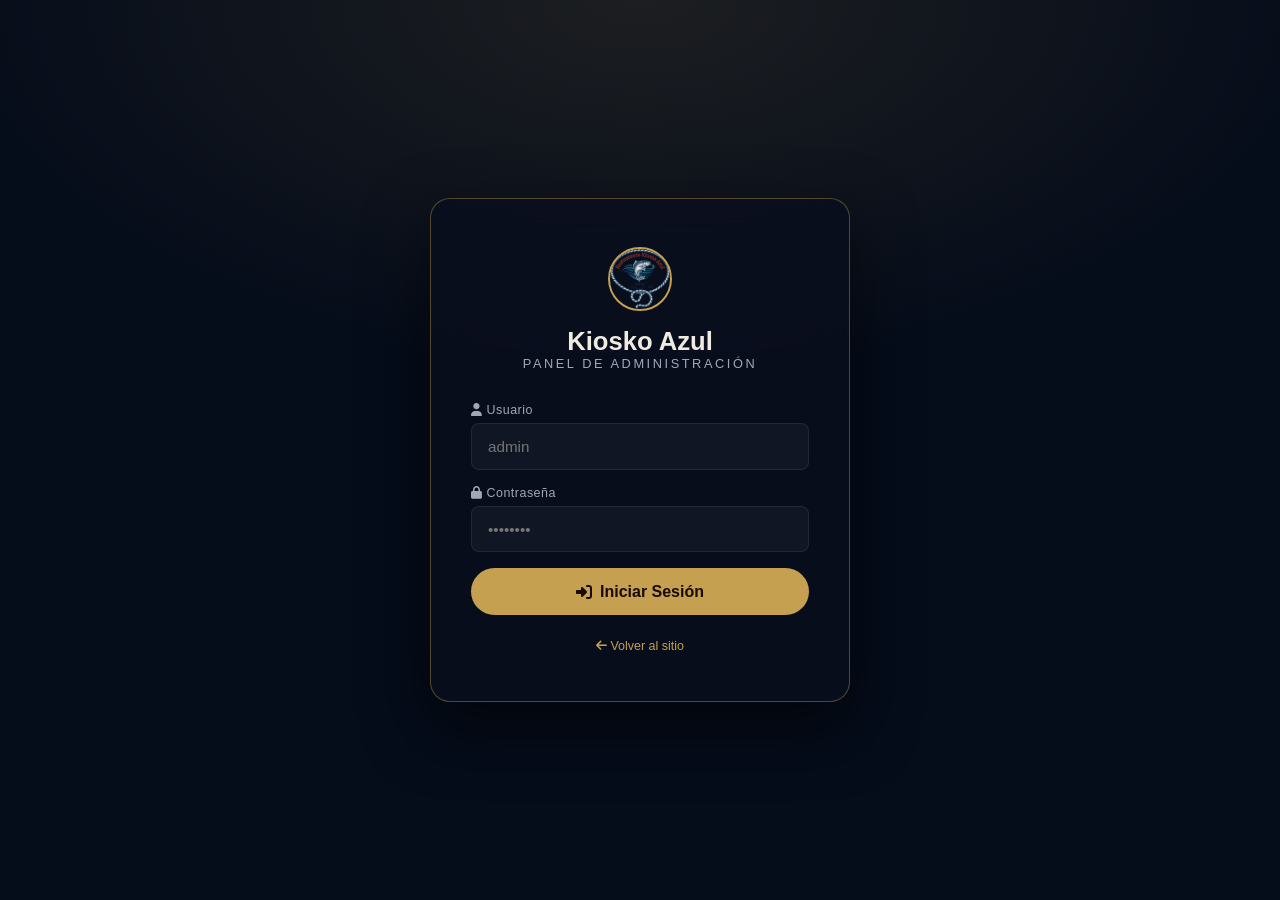
<file: site/public/admin-recomendaciones.html>
﻿<!DOCTYPE html>
<html lang="es">
<head>
  <meta charset="UTF-8" />
  <meta name="viewport" content="width=device-width, initial-scale=1.0" />
  <title>Recomendaciones — Kiosko Azul Admin</title>
  <link rel="icon" href="assets/logo.png" />
  <link rel="stylesheet" href="https://cdnjs.cloudflare.com/ajax/libs/font-awesome/6.5.0/css/all.min.css" />
  <link rel="stylesheet" href="css/admin.css" />
</head>
<body>
<script>
// Sidebar toggle - inline fallback (works immediately on click)
function toggleSidebar() {
  var sb = document.getElementById('sidebar');
  var ov = document.getElementById('sidebar-overlay');
  if (!sb) return;
  var open = sb.classList.toggle('open');
  if (ov) ov.classList.toggle('show', open);
  document.body.style.overflow = open ? 'hidden' : '';
}
document.addEventListener('DOMContentLoaded', function() {
  // Create overlay if not yet injected by admin-shared.js
  if (!document.getElementById('sidebar-overlay')) {
    var ov = document.createElement('div');
    ov.id = 'sidebar-overlay';
    ov.className = 'sidebar-overlay';
    ov.onclick = function() { toggleSidebar(); };
    document.body.appendChild(ov);
  }
});
</script>
<div class="admin-layout">
  <aside class="sidebar" id="sidebar">
    <div class="sidebar-logo">
      <img src="assets/logo.png" alt="Logo" onerror="this.style.display='none'">
      <div><span>Kiosko Azul</span><small>Admin Panel</small></div>
    </div>
    <nav class="sidebar-nav">
      <div class="nav-section">Principal</div>
      <a href="admin.html" class="nav-link"><i class="fas fa-chart-line"></i> Dashboard</a>
      <a href="admin-pedidos.html" class="nav-link"><i class="fas fa-receipt"></i> Pedidos</a>
      <div class="nav-section">Gestión</div>
      <a href="admin-menu.html" class="nav-link"><i class="fas fa-utensils"></i> Menú</a>
      <a href="admin-promociones.html" class="nav-link"><i class="fas fa-tag"></i> Promociones</a>
      <a href="admin-recomendaciones.html" class="nav-link active"><i class="fas fa-star"></i> Recomendaciones</a>
      <div class="nav-section">Ajustes</div>
      <a href="admin-config.html" class="nav-link"><i class="fas fa-cog"></i> Configuración</a>
      <div class="nav-section">Sitio</div>
      <a href="index.html" target="_blank" class="nav-link"><i class="fas fa-globe"></i> Ver Sitio</a>
      <a href="menu.html" target="_blank" class="nav-link"><i class="fas fa-book-open"></i> Ver Menú</a>
    </nav>
    <div class="sidebar-footer">
      <div class="admin-badge">
        <div class="avatar" id="admin-avatar">A</div>
        <div class="info"><div class="name" id="admin-name">Admin</div><div class="rol" id="admin-rol">superadmin</div></div>
      </div>
      <button class="btn btn-outline btn-sm btn-w100" style="margin-top:0.75rem;" onclick="logout()"><i class="fas fa-sign-out-alt"></i> Cerrar Sesión</button>
    </div>
  </aside>

  <div class="admin-main">
    <header class="admin-topbar">
      <button class="admin-hamburger" id="menu-toggle" onclick="toggleSidebar()" aria-label="Menu"><i class="fas fa-bars"></i></button>
      <span class="topbar-title"><i class="fas fa-star" style="color:var(--gold);margin-right:0.5rem;"></i>Recomendaciones del Menú</span>
      <button class="btn btn-gold btn-sm" onclick="openRecModal()"><i class="fas fa-plus"></i> Nueva Recomendación</button>
    </header>
    <div class="admin-content">
      <div class="card">
        <div class="card-header">
          <span class="card-title">Recomendaciones por Segmento (Página Principal)</span>
          <small style="color:var(--pearl);display:block;margin-top:0.5rem;">Estas recomendaciones aparecen en la página de inicio según la hora del día.</small>
        </div>
        <div class="table-wrap">
          <table>
            <thead>
              <tr><th>Segmento</th><th>Posición</th><th>Tag</th><th>Título</th><th>Imagen</th><th>Estado</th><th>Acciones</th></tr>
            </thead>
            <tbody id="rec-tbody">
              <tr><td colspan="7" style="text-align:center;color:var(--pearl);padding:2rem;">Cargando…</td></tr>
            </tbody>
          </table>
        </div>
      </div>
    </div>
  </div>
</div>

<!-- Modal Recomendación -->
<div class="modal-overlay" id="rec-modal">
  <div class="modal">
    <div class="modal-header">
      <span class="modal-title" id="modal-rec-title">Nueva Recomendación</span>
      <button class="modal-close" onclick="closeModal('rec-modal')"><i class="fas fa-times"></i></button>
    </div>
    <form id="rec-form">
      <input type="hidden" id="rec-id" />
      <div class="form-row">
        <div class="form-group">
          <label>Segmento *</label>
          <select class="form-control" id="rec-segmento" required>
            <option value="manana">Mañana (6am - 11am)</option>
            <option value="mediodia">Mediodía (11am - 4pm)</option>
            <option value="atardecer">Atardecer (4pm - 8pm)</option>
            <option value="noche">Noche (8pm - 6am)</option>
          </select>
        </div>
        <div class="form-group">
          <label>Posición *</label>
          <select class="form-control" id="rec-posicion" required>
            <option value="1">Posición 1 (Izquierda)</option>
            <option value="2">Posición 2 (Derecha)</option>
          </select>
        </div>
      </div>
      <div class="form-group">
        <label>Tag (Etiqueta)</label>
        <input type="text" class="form-control" id="rec-tag" placeholder="Ej: Destacado, Nuevo, Popular" />
      </div>
      <div class="form-group">
        <label>Título *</label>
        <input type="text" class="form-control" id="rec-titulo" required placeholder="Ej: Empanadas de Cazón" />
      </div>
      <div class="form-group">
        <label>Descripción</label>
        <textarea class="form-control" id="rec-desc" rows="2" placeholder="Descripción breve del plato..."></textarea>
      </div>
      <div class="form-group">
        <label>Precio (USD) *</label>
        <input type="number" step="0.01" class="form-control" id="rec-precio" required placeholder="Ej: 5.50" value="0.00" />
      </div>
      <div class="form-group">
        <label>URL de Imagen</label>
        <input type="text" class="form-control" id="rec-imagen" placeholder="https://..." />
        <div style="margin-top:0.5rem;">
          <span style="color:var(--pearl);font-size:0.8rem;">O subir imagen:</span>
          <div style="display:flex; gap:0.5rem; margin-top:0.3rem;">
            <input type="file" id="rec-imagen-file" accept="image/*" style="flex:1;" />
            <button type="button" class="btn btn-outline btn-sm" onclick="uploadRecImage()"><i class="fas fa-upload"></i></button>
          </div>
        </div>
        <img id="rec-imagen-preview" style="max-width:120px; max-height:80px; margin-top:0.5rem; display:none; border-radius:8px;" />
      </div>
      <div class="form-group">
        <label>Activa</label>
        <label class="toggle" style="margin-top:0.4rem;"><input type="checkbox" id="rec-activa" checked><span class="slider"></span></label>
      </div>
      <div class="modal-footer">
        <button type="button" class="btn btn-outline" onclick="closeModal('rec-modal')">Cancelar</button>
        <button type="submit" class="btn btn-gold"><i class="fas fa-save"></i> Guardar</button>
      </div>
    </form>
  </div>
</div>

<div id="toast-container"></div>

<script>
  const API = '';
  let authToken = null;
  let allRecs = [];

  (function(){
    const saved = localStorage.getItem('kb_admin');
    if (!saved) return window.location.href = 'admin-login.html';
    try {
      const { token, admin } = JSON.parse(saved);
      authToken = token;
      document.getElementById('admin-name').textContent = admin.nombre || admin.username;
      document.getElementById('admin-rol').textContent  = admin.rol;
      document.getElementById('admin-avatar').textContent = (admin.nombre||admin.username)[0].toUpperCase();
    } catch(e) { localStorage.removeItem('kb_admin'); window.location.href = 'admin-login.html'; }
  })();

  function logout() { localStorage.removeItem('kb_admin'); window.location.href = 'admin-login.html'; }
  function authHeaders() { return { 'Authorization': `Bearer ${authToken}`, 'Content-Type': 'application/json' }; }
  function openModal(id)  { document.getElementById(id).classList.add('open'); }
  function closeModal(id) { document.getElementById(id).classList.remove('open'); }
  function toast(msg, type='success') {
    const c = document.getElementById('toast-container');
    const t = document.createElement('div');
    t.className = `toast ${type}`;
    t.innerHTML = `<i class="toast-icon fas fa-${type==='success'?'check-circle':'exclamation-circle'}"></i><span class="toast-msg">${msg}</span>`;
    c.appendChild(t);
    setTimeout(() => t.remove(), 4000);
  }

  async function loadData() {
    try {
      const r = await fetch(`${API}/api/recomendaciones/admin`, { headers: authHeaders() });
      allRecs = await r.json();
      renderRecs();
    } catch(e) { toast('Error cargando recomendaciones', 'error'); }
  }

  function renderRecs() {
    const tbody = document.getElementById('rec-tbody');
    if (!allRecs.length) {
      tbody.innerHTML = '<tr><td colspan="7" style="text-align:center;color:var(--pearl);padding:2rem;">Sin recomendaciones aún</td></tr>';
      return;
    }
    const segmentoNames = { manana: 'Mañana', mediodia: 'Mediodía', atardecer: 'Atardecer', noche: 'Noche' };
    tbody.innerHTML = allRecs.map(r => `
      <tr>
        <td><span class="badge badge-gold">${segmentoNames[r.segmento] || r.segmento}</span></td>
        <td>${r.posicion}</td>
        <td>${r.tag || '—'}</td>
        <td><div style="font-weight:600;">${r.titulo}</div><div style="font-size:0.75rem;color:var(--pearl)">${r.descripcion?.substring(0,50)}...</div></td>
        <td>${r.imagen_url ? `<img src="${r.imagen_url}" style="width:50px;height:35px;object-fit:cover;border-radius:4px;" />` : '—'}</td>
        <td><span class="badge ${r.activa ? 'badge-green' : 'badge-red'}">${r.activa ? 'Activa' : 'Inactiva'}</span></td>
        <td>
          <div style="display:flex;gap:0.4rem;">
            <button class="btn btn-outline btn-sm" onclick='openRecModal(${JSON.stringify(r).replace(/'/g, "&#39;")})'><i class="fas fa-edit"></i></button>
            <button class="btn btn-outline btn-sm" onclick="deleteRec(${r.id}, '${r.titulo.replace(/'/g, "\\'")}')"><i class="fas fa-trash"></i></button>
          </div>
        </td>
      </tr>
    `).join('');
  }

  function openRecModal(r = null) {
    document.getElementById('rec-form').reset();
    document.getElementById('rec-id').value = r?.id || '';
    document.getElementById('rec-imagen-preview').style.display = 'none';
    if (r) {
      document.getElementById('modal-rec-title').textContent = 'Editar Recomendación';
      document.getElementById('rec-segmento').value = r.segmento;
      document.getElementById('rec-posicion').value = r.posicion;
      document.getElementById('rec-tag').value = r.tag || '';
      document.getElementById('rec-titulo').value = r.titulo;
      document.getElementById('rec-desc').value = r.descripcion || '';
      document.getElementById('rec-precio').value = r.precio_usd || 0.0;
      document.getElementById('rec-imagen').value = r.imagen_url || '';
      document.getElementById('rec-activa').checked = r.activa;
      if (r.imagen_url) {
        document.getElementById('rec-imagen-preview').src = r.imagen_url;
        document.getElementById('rec-imagen-preview').style.display = 'block';
      }
    } else {
      document.getElementById('modal-rec-title').textContent = 'Nueva Recomendación';
    }
    openModal('rec-modal');
  }

  document.getElementById('rec-form').addEventListener('submit', async function(e) {
    e.preventDefault();
    const id = document.getElementById('rec-id').value;
    const payload = {
      segmento: document.getElementById('rec-segmento').value,
      posicion: parseInt(document.getElementById('rec-posicion').value),
      tag: document.getElementById('rec-tag').value || null,
      titulo: document.getElementById('rec-titulo').value,
      descripcion: document.getElementById('rec-desc').value || null,
      precio_usd: parseFloat(document.getElementById('rec-precio').value) || 0.0,
      imagen_url: document.getElementById('rec-imagen').value || null,
      activa: document.getElementById('rec-activa').checked
    };
    const url = id ? `${API}/api/recomendaciones/${id}` : `${API}/api/recomendaciones`;
    const method = id ? 'PUT' : 'POST';
    try {
      const r = await fetch(url, { method, headers: authHeaders(), body: JSON.stringify(payload) });
      const d = await r.json();
      if (!r.ok) throw new Error(d.detail || 'Error');
      toast(id ? 'Recomendación actualizada' : 'Recomendación creada');
      closeModal('rec-modal');
      loadData();
    } catch(ex) { toast(ex.message, 'error'); }
  });

  async function deleteRec(id, titulo) {
    if (!confirm(`¿Desactivar la recomendación "${titulo}"?`)) return;
    const r = await fetch(`${API}/api/recomendaciones/${id}`, { method:'DELETE', headers: authHeaders() });
    if (r.ok) { toast('Recomendación desactivada'); loadData(); }
    else toast('Error', 'error');
  }

  async function uploadRecImage() {
    const file = document.getElementById('rec-imagen-file').files[0];
    if (!file) return toast('Selecciona una imagen primero', 'error');
    const id = document.getElementById('rec-id').value;
    if (!id) { toast('Guarda la recomendación primero para añadir imagen', 'error'); return; }
    const formData = new FormData();
    formData.append('file', file);
    try {
      const headers = { 'Authorization': `Bearer ${authToken}` };
      const r = await fetch(`${API}/api/recomendaciones/${id}/imagen`, { method: 'POST', headers: headers, body: formData });
      const d = await r.json();
      if (r.ok) {
        document.getElementById('rec-imagen').value = d.imagen_url;
        document.getElementById('rec-imagen-preview').src = d.imagen_url;
        document.getElementById('rec-imagen-preview').style.display = 'block';
        toast('Imagen subida');
      } else toast(d.detail || 'Error subiendo imagen', 'error');
    } catch(ex) { toast(ex.message, 'error'); }
  }

  // Toggle sidebar mobile
  function toggleSidebar() {
    document.getElementById('sidebar').classList.toggle('open');
  }
  document.addEventListener('click', (e) => {
    if (window.innerWidth <= 768) {
      const sidebar = document.getElementById('sidebar');
      const toggle = document.getElementById('menu-toggle');
      if (sidebar.classList.contains('open') && !sidebar.contains(e.target) && (!toggle || !toggle.contains(e.target))) {
        sidebar.classList.remove('open');
      }
    }
  });

  loadData();
</script>

  <script src="js/admin-shared.js"></script>
</body>
</html>
</file>
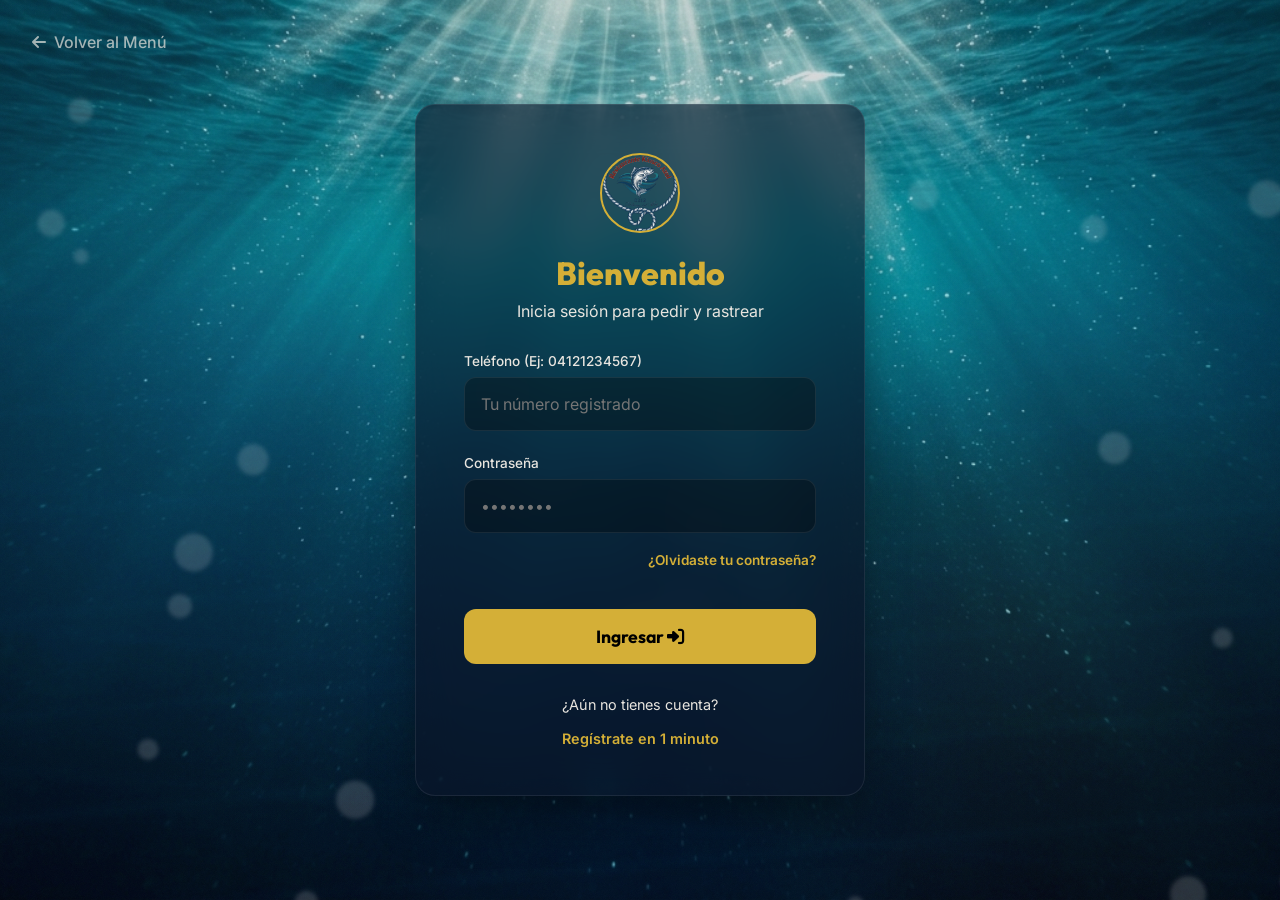
<file: site/public/login.html>
<!DOCTYPE html>
<html lang="es">
<head>
  <meta charset="UTF-8">
  <meta name="viewport" content="width=device-width, initial-scale=1.0">
  <title>Iniciar Sesión — Kiosko Azul</title>
  <link rel="icon" href="assets/logo.png" />
  <link rel="stylesheet" href="https://cdnjs.cloudflare.com/ajax/libs/font-awesome/6.5.0/css/all.min.css" />
  <link rel="stylesheet" href="css/immersion.css" />
  <link href="https://fonts.googleapis.com/css2?family=Outfit:wght@300;400;600;700;800&family=Inter:wght@300;400;500&display=swap" rel="stylesheet" />
  <style>
    :root {
      /* Inherits from immersion.css */
      --navy-dark: #050A14;
      --gold: #D4AF37;
      --gold-glow: rgba(212, 175, 55, 0.4);
      --cream: #FDFBF7;
      --pearl: #E8E5DF;
      --glass-bg: rgba(10, 20, 40, 0.6);
      --glass-border: rgba(255, 255, 255, 0.08);
    }
    
    * { margin: 0; padding: 0; box-sizing: border-box; }
    
    body {
      background: var(--navy-dark);
      background-image: radial-gradient(circle at top center, rgba(212, 175, 55, 0.1), transparent 50%),
                        radial-gradient(circle at bottom right, rgba(212, 175, 55, 0.05), transparent 40%);
      color: var(--pearl);
      font-family: 'Inter', sans-serif;
      min-height: 100vh;
      display: flex;
      flex-direction: column;
      align-items: center;
      justify-content: center;
      padding: 2rem;
    }

    .auth-container {
      background: var(--glass-bg);
      backdrop-filter: blur(20px);
      -webkit-backdrop-filter: blur(20px);
      border: 1px solid var(--glass-border);
      border-radius: 20px;
      padding: 3rem;
      width: 100%;
      max-width: 450px;
      box-shadow: 0 25px 50px -12px rgba(0, 0, 0, 0.5);
      animation: slideUp 0.6s cubic-bezier(0.16, 1, 0.3, 1);
    }

    @keyframes slideUp {
      from { opacity: 0; transform: translateY(30px); }
      to { opacity: 1; transform: translateY(0); }
    }

    .auth-logo {
      text-align: center;
      margin-bottom: 2rem;
    }

    .auth-logo img {
      width: 80px;
      height: 80px;
      border-radius: 50%;
      border: 2px solid var(--gold);
      object-fit: cover;
      margin-bottom: 1rem;
    }

    .auth-title {
      font-family: 'Outfit', sans-serif;
      font-size: 2rem;
      color: var(--gold);
      font-weight: 800;
      margin-bottom: 0.5rem;
    }

    .form-group { margin-bottom: 1.5rem; }
    .form-group label {
      display: block;
      font-size: 0.85rem;
      color: var(--pearl);
      margin-bottom: 0.5rem;
      font-weight: 500;
    }

    .form-control {
      width: 100%;
      padding: 1rem;
      background: rgba(0, 0, 0, 0.3);
      border: 1px solid var(--glass-border);
      border-radius: 12px;
      color: white;
      font-family: 'Inter', sans-serif;
      font-size: 1rem;
      transition: all 0.3s;
    }

    .form-control:focus {
      outline: none;
      border-color: var(--gold);
      box-shadow: 0 0 15px var(--gold-glow);
    }

    .btn-submit {
      width: 100%;
      padding: 1rem;
      background: var(--gold);
      color: #000;
      border: none;
      border-radius: 12px;
      font-family: 'Outfit', sans-serif;
      font-size: 1.1rem;
      font-weight: 700;
      cursor: pointer;
      transition: all 0.3s;
      margin-top: 1rem;
    }

    .btn-submit:hover {
      transform: translateY(-2px);
      box-shadow: 0 8px 20px var(--gold-glow);
    }

    .auth-footer {
      text-align: center;
      margin-top: 2rem;
      font-size: 0.9rem;
    }

    .auth-link {
      color: var(--gold);
      text-decoration: none;
      font-weight: 600;
      transition: color 0.3s;
    }

    .auth-link:hover { text-decoration: underline; color: #FFF; }

    .btn-back {
      position: absolute;
      top: 2rem;
      left: 2rem;
      color: var(--pearl);
      text-decoration: none;
      display: flex;
      align-items: center;
      gap: 0.5rem;
      font-weight: 500;
      opacity: 0.7;
      transition: opacity 0.3s;
    }

    .btn-back:hover { opacity: 1; color: var(--gold); }

    /* Recovery Modal */
    .modal-overlay {
      position: fixed; top:0; left:0; width:100%; height:100%;
      background:rgba(0,0,0,0.8); backdrop-filter:blur(5px);
      display:none; align-items:center; justify-content:center;
      z-index: 1000;
    }
    .modal-content {
      background: var(--glass-bg); padding:2.5rem; border-radius:15px;
      border:1px solid var(--gold); width:90%; max-width:400px;
      position:relative; animation: slideUp 0.3s ease;
    }
    .modal-close {
      position:absolute; top:1rem; right:1.5rem; color:white;
      cursor:pointer; font-size:1.5rem; background:none; border:none;
    }
    .otp-inputs {
      display:flex; gap:0.5rem; justify-content:center; margin: 1.5rem 0;
    }
    .otp-inputs input {
      width: 45px; height: 50px; text-align:center; font-size:1.5rem;
      font-weight:bold; border-radius:8px; border:1px solid var(--gold);
      background: rgba(0,0,0,0.5); color:var(--gold);
    }
  </style>
</head>
<body class="ocean-page">
  <div class="ocean-rays"></div>
  <div class="ocean-glow"></div>

  <!-- "The Surfacing" Preloader (Skeleton) -->
  <div id="preloader">
    <div class="preloader-content">
      <img src="assets/logo.png" alt="Kiosko Azul" class="breathing-logo">
      <div class="loader-text">Navegando...</div>
    </div>
    <div class="preloader-bubbles"></div>
    <svg class="preloader-wipe" preserveAspectRatio="none" viewBox="0 0 100 100">
      <path d="M0 0 C 20 40, 80 40, 100 0 L 100 100 L 0 100 Z" />
    </svg>
  </div>

  <div id="bg-overlay" style="position:fixed; inset:0; z-index:1; background:rgba(4,7,14,0.15); pointer-events:none;"></div>
  
  <a href="menu.html" class="btn-back" style="z-index: 100;"><i class="fas fa-arrow-left"></i> Volver al Menú</a>

  <div class="auth-container" style="position:relative; z-index: 10;">
    <div class="auth-logo">
      <img src="assets/logo.png" alt="Kiosko Azul">
      <h1 class="auth-title">Bienvenido</h1>
      <p>Inicia sesión para pedir y rastrear</p>
    </div>

    <form id="login-form">
      <div class="form-group">
        <label>Teléfono (Ej: 04121234567)</label>
        <input type="text" id="telefono" class="form-control" required placeholder="Tu número registrado" />
      </div>
      <div class="form-group">
        <label>Contraseña</label>
        <input type="password" id="password" class="form-control" required placeholder="••••••••" />
      </div>

      <div style="text-align: right; margin-top:-0.5rem; margin-bottom: 1.5rem;">
        <a href="#" class="auth-link" style="font-size: 0.85rem;" onclick="openRecoveryModal(event)">¿Olvidaste tu contraseña?</a>
      </div>

      <button type="submit" class="btn-submit" id="submit-btn">Ingresar <i class="fas fa-sign-in-alt"></i></button>
    </form>

    <div class="auth-footer">
      ¿Aún no tienes cuenta? <br><br>
      <a href="registro.html" class="auth-link">Regístrate en 1 minuto</a>
    </div>
  </div>

  <!-- Modal Recuperación -->
  <div class="modal-overlay" id="recovery-modal">
    <div class="modal-content">
      <button class="modal-close" onclick="closeRecoveryModal()">&times;</button>
      <h2 style="color:var(--gold); margin-bottom:1rem; font-family:'Outfit';">Recuperar Acceso</h2>
      
      <!-- Paso 1: Pedir Correo -->
      <div id="rec-step-1">
        <p style="font-size:0.9rem; margin-bottom:1rem; opacity:0.8;">Ingresa el correo electrónico asociado a tu cuenta. Te enviaremos un código de 6 dígitos.</p>
        <div class="form-group">
          <input type="email" id="rec-email" class="form-control" placeholder="tu@correo.com" required>
        </div>
        <button class="btn-submit" id="btn-request-code" onclick="requestCode()">Enviar Código <i class="fas fa-paper-plane"></i></button>
      </div>

      <!-- Paso 2: Digitar Código -->
      <div id="countdown-timer" style="display:none; text-align:center; font-family:'Inter'; color:var(--gold); margin-bottom:1rem; font-weight:bold; padding: 0.5rem; border: 1px dashed var(--gold); border-radius: 8px;">
        ⏳ Tiempo restante: <span id="timer-display">15:00</span>
      </div>
      <div id="rec-step-2" style="display:none;">
        <p style="font-size:0.9rem; text-align:center; opacity:0.8;">Ingresa el código enviado a tu correo.</p>
        <div class="otp-inputs" id="otp-container">
          <input type="text" maxlength="1" onkeyup="moveOtp(this, 1)">
          <input type="text" maxlength="1" onkeyup="moveOtp(this, 2)">
          <input type="text" maxlength="1" onkeyup="moveOtp(this, 3)">
          <input type="text" maxlength="1" onkeyup="moveOtp(this, 4)">
          <input type="text" maxlength="1" onkeyup="moveOtp(this, 5)">
          <input type="text" maxlength="1" onkeyup="moveOtp(this, 6)">
        </div>
        <div class="form-group">
          <label>Nueva Contraseña</label>
          <input type="password" id="rec-new-pwd" class="form-control" placeholder="••••••••">
        </div>
        <button class="btn-submit" id="btn-reset-pwd" onclick="resetPassword()">Confirmar Cambio <i class="fas fa-check"></i></button>
      </div>
    </div>
  </div>

  <script>
    function openRecoveryModal(e) { e.preventDefault(); document.getElementById('recovery-modal').style.display = 'flex'; }
    function closeRecoveryModal() { clearInterval(countdownInterval); document.getElementById('recovery-modal').style.display = 'none'; }
    
    
    let countdownInterval;
    function startTimer() {
        let timeLeft = 900; // 15 mins * 60
        document.getElementById('countdown-timer').style.display = 'block';
        document.getElementById('timer-display').innerText = "15:00";
        
        clearInterval(countdownInterval);
        countdownInterval = setInterval(() => {
            timeLeft--;
            let mins = Math.floor(timeLeft / 60);
            let secs = timeLeft % 60;
            document.getElementById('timer-display').innerText = 
                (mins < 10 ? "0" : "") + mins + ":" + (secs < 10 ? "0" : "") + secs;
            
            if (timeLeft <= 0) {
                clearInterval(countdownInterval);
                document.getElementById('countdown-timer').style.display = 'none';
                alert("⏳ El tiempo ha expirado. El código de seguridad ha sido destruido.");
                closeRecoveryModal();
                document.getElementById('rec-step-2').style.display = 'none';
                document.getElementById('rec-step-1').style.display = 'block';
            }
        }, 1000);
    }
    
    function moveOtp(el, next) {
      if(el.value.length === 1) {
        let inputs = document.getElementById('otp-container').querySelectorAll('input');
        if(next <= inputs.length) inputs[next-1].focus();
      }
    }

    async function requestCode() {
      const email = document.getElementById('rec-email').value.trim();
      if(!email) return alert("Ingresa tu correo");
      
      const btn = document.getElementById('btn-request-code');
      btn.innerHTML = 'Enviando...'; btn.disabled = true;

      try {
        const r = await fetch('/api/auth/recuperar-password', {
          method: 'POST',
          headers: {'Content-Type': 'application/json'},
          body: JSON.stringify({correo: email})
        });
        const d = await r.json();
        alert(d.msg);
        if(r.ok) {
          document.getElementById('rec-step-1').style.display = 'none';
          document.getElementById('rec-step-2').style.display = 'block';
          startTimer();
        }
      } catch(e) {
        alert("Error de conexión");
      }
      btn.innerHTML = 'Enviar Código <i class="fas fa-paper-plane"></i>'; btn.disabled = false;
    }

    async function resetPassword() {
      const email = document.getElementById('rec-email').value.trim();
      const pwd = document.getElementById('rec-new-pwd').value;
      const inputs = document.getElementById('otp-container').querySelectorAll('input');
      let code = "";
      inputs.forEach(i => code += i.value);

      if(code.length !== 6 || !pwd) return alert("Completa todos los campos");

      const btn = document.getElementById('btn-reset-pwd');
      btn.innerHTML = 'Validando...'; btn.disabled = true;

      try {
        const r = await fetch('/api/auth/reset-password', {
          method: 'POST',
          headers: {'Content-Type': 'application/json'},
          body: JSON.stringify({correo: email, codigo: code, nueva_password: pwd})
        });
        const d = await r.json();
        
        if(!r.ok) {
          alert(d.detail || "Error validando código");
        } else {
          alert("¡Contraseña actualizada con éxito! Ya puedes iniciar sesión.");
          closeRecoveryModal();
          document.getElementById('rec-step-2').style.display = 'none';
          document.getElementById('rec-step-1').style.display = 'block';
        }
      } catch(e) {
        alert("Error de conexión");
      }
      btn.innerHTML = 'Confirmar Cambio <i class="fas fa-check"></i>'; btn.disabled = false;
    }

    document.getElementById('login-form').addEventListener('submit', async (e) => {
      e.preventDefault();
      const t = document.getElementById('telefono').value.trim();
      const p = document.getElementById('password').value;
      const btn = document.getElementById('submit-btn');

      btn.innerHTML = '<i class="fas fa-spinner fa-spin"></i> Entrando...';
      btn.disabled = true;

      try {
        const r = await fetch('/api/clientes/login', {
          method: 'POST',
          headers: {'Content-Type': 'application/json'},
          body: JSON.stringify({telefono: t, password: p})
        });

        if (!r.ok) {
          const d = await r.json();
          alert(d.detail || 'Error al iniciar sesión');
          btn.innerHTML = 'Ingresar <i class="fas fa-sign-in-alt"></i>';
          btn.disabled = false;
          return;
        }

        const data = await r.json();
        localStorage.setItem('kb_cliente', JSON.stringify(data.cliente));
        window.location.href = 'menu.html';
      } catch (err) {
        alert("Error de conexión");
        btn.innerHTML = 'Ingresar <i class="fas fa-sign-in-alt"></i>';
        btn.disabled = false;
      }
    });
  </script>

  <!-- JS: Global Immersion Logic -->
  <script src="js/immersion.js"></script>
</body>
</html>
</file>
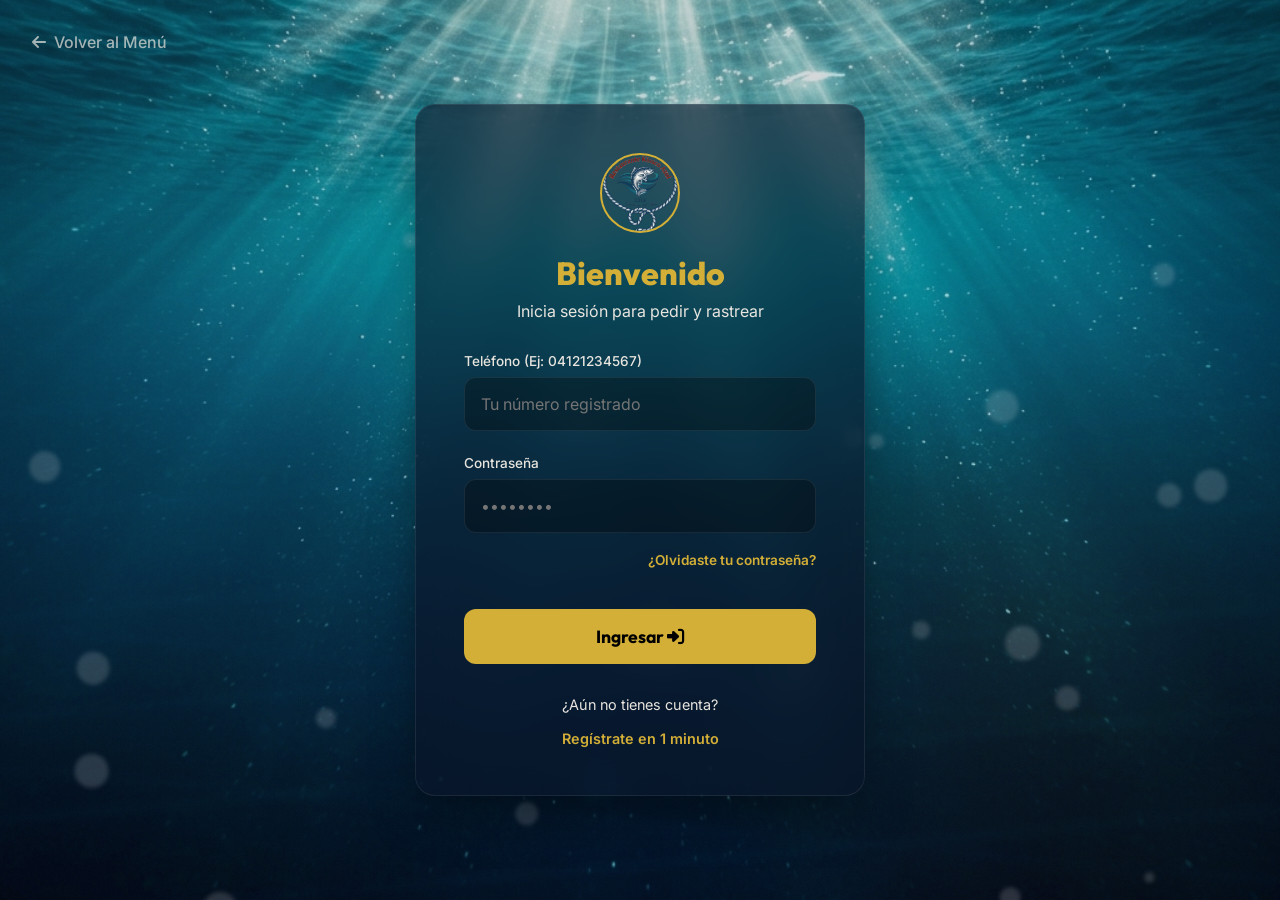
<file: site/public/mis-pedidos.html>
<!DOCTYPE html>
<html lang="es">
<head>
  <meta charset="UTF-8">
  <meta name="viewport" content="width=device-width, initial-scale=1.0">
  <title>Mis Pedidos — Kiosko Azul</title>
  <link rel="icon" href="assets/logo.png" />
  <link rel="stylesheet" href="https://cdnjs.cloudflare.com/ajax/libs/font-awesome/6.5.0/css/all.min.css" />
  <link rel="stylesheet" href="css/immersion.css" />
  <link rel="stylesheet" href="css/index.css" />
  <link href="https://fonts.googleapis.com/css2?family=Outfit:wght@300;400;600;700;800&family=Inter:wght@300;400;500;600&display=swap" rel="stylesheet" />
  <style>
    :root {
      /* Inherits from immersion.css */
      --navy-dark: #050A14;
      --gold: #D4AF37;
      --gold-glow: rgba(212, 175, 55, 0.4);
      --cream: #FDFBF7;
      --pearl: #E8E5DF;
      --surface: rgba(10, 20, 40, 0.45);
      --border: rgba(255, 255, 255, 0.08);
    }
    
    * { margin: 0; padding: 0; box-sizing: border-box; }
    
    body {
      background: var(--navy-dark);
      color: var(--pearl);
      font-family: 'Inter', sans-serif;
      min-height: 100vh;
      display: flex;
      flex-direction: column;
      align-items: center;
      padding: 2rem 1rem;
    }

    /* Navbar Cliente */
    .client-nav {
      width: 100%;
      max-width: 800px;
      display: flex;
      justify-content: space-between;
      align-items: center;
      padding: 1rem 2rem;
      background: var(--surface);
      border: 1px solid var(--border);
      border-radius: 99px;
      margin-bottom: 2rem;
      backdrop-filter: blur(10px);
    }

    .client-nav .logo-wrapper {
      display: flex;
      align-items: center;
      gap: 1rem;
      text-decoration: none;
      color: var(--gold);
      font-family: 'Outfit', sans-serif;
      font-weight: 800;
      font-size: 1.2rem;
    }

    .client-nav img {
      width: 40px; height: 40px; border-radius: 50%; object-fit: cover;
      border: 2px solid var(--gold);
    }

    .nav-actions {
      display: flex;
      gap: 1rem;
      align-items: center;
    }

    .btn-outline {
      border: 1px solid var(--border);
      background: transparent;
      color: var(--pearl);
      padding: 0.5rem 1rem;
      border-radius: 12px;
      text-decoration: none;
      font-weight: 600;
      font-size: 0.9rem;
      transition: all 0.3s;
      cursor: pointer;
    }
    .btn-outline:hover { background: rgba(255,255,255,0.05); color: var(--gold); border-color: var(--gold); }

    .btn-gold {
      background: var(--gold);
      color: #000;
      padding: 0.5rem 1rem;
      border-radius: 12px;
      text-decoration: none;
      font-weight: 700;
      font-family: 'Outfit', sans-serif;
      transition: all 0.3s;
    }
    .btn-gold:hover { transform: translateY(-2px); box-shadow: 0 4px 15px var(--gold-glow); }

    /* Contenedor Principal */
    .dashboard {
      width: 100%;
      max-width: 800px;
    }

    .dashboard-header { margin-bottom: 2rem; }
    .dashboard-title { font-family: 'Outfit', sans-serif; font-size: 2.5rem; color: var(--cream); margin-bottom: 0.5rem; }

    /* Orders Grid */
    .order-card {
      background: var(--surface);
      border: 1px solid var(--border);
      border-radius: 16px;
      padding: 1.5rem;
      margin-bottom: 1rem;
      transition: all 0.3s;
      display: flex;
      flex-direction: column;
      gap: 1rem;
    }

    .order-card:hover { border-color: var(--gold); transform: translateY(-2px); }

    .order-header { display: flex; justify-content: space-between; align-items: flex-start; }
    
    .order-info h3 { color: var(--gold); font-family: 'Outfit', sans-serif; margin-bottom: 0.25rem; }
    .order-meta { font-size: 0.85rem; color: rgba(255,255,255,0.6); display: flex; gap: 1rem; }
    
    .order-price { font-size: 1.25rem; font-weight: 800; color: var(--cream); }

    .order-body {
      background: rgba(0,0,0,0.3);
      padding: 1rem;
      border-radius: 10px;
      font-size: 0.9rem;
    }

    .badge {
      padding: 0.3rem 0.8rem; border-radius: 99px; font-size: 0.75rem; font-weight: 700; text-transform: uppercase;
    }
    .badge-orange { background: rgba(230, 126, 34, 0.2); color: #e67e22; border: 1px solid #e67e22; }
    .badge-blue { background: rgba(52, 152, 219, 0.2); color: #3498db; border: 1px solid #3498db; }
    .badge-green { background: rgba(46, 204, 113, 0.2); color: #2ecc71; border: 1px solid #2ecc71; }
    .badge-gold { background: rgba(212, 175, 55, 0.2); color: var(--gold); border: 1px solid var(--gold); }
    .badge-red { background: rgba(231, 76, 60, 0.2); color: #e74c3c; border: 1px solid #e74c3c; }

    .order-footer {
      display: flex;
      justify-content: flex-end;
      border-top: 1px dashed var(--border);
      padding-top: 1rem;
    }

    /* Modal Rastreo */
    .modal-overlay {
      position: fixed; top: 0; left: 0; right: 0; bottom: 0;
      background: rgba(0,0,0,0.8); backdrop-filter: blur(5px);
      display: none; justify-content: center; align-items: center; z-index: 1000;
    }
    .modal-overlay.active { display: flex; }
    
    .tracker-modal {
      background: var(--navy); border: 1px solid var(--gold); border-radius: 16px;
      padding: 2rem; width: 90%; max-width: 600px;
      box-shadow: 0 10px 40px rgba(0,0,0,0.8);
    }
    .tracker-header { display: flex; justify-content: space-between; align-items: center; margin-bottom: 2rem; }
    .tracker-close { background: none; border: none; color: var(--pearl); font-size: 1.5rem; cursor: pointer; }

    /* Timeline Stepper de Seguimiento */
    .timeline { display: flex; justify-content: space-between; position: relative; margin-bottom: 2rem; }
    .timeline::before { content: ''; position: absolute; top: 25px; left: 12.5%; width: 75%; height: 4px; background: var(--border); z-index: 0; }
    .timeline-progress { position: absolute; top: 25px; left: 12.5%; height: 4px; background: var(--gold); z-index: 1; transition: width 0.8s ease; width: 0%; }
    
    .step { position: relative; z-index: 2; display: flex; flex-direction: column; align-items: center; width: 25%; }
    .step-icon { width: 50px; height: 50px; border-radius: 50%; background: var(--surface); border: 4px solid var(--border); display: flex; align-items: center; justify-content: center; font-size: 1.2rem; color: var(--pearl); transition: all 0.5s ease; }
    .step.active .step-icon { border-color: var(--gold); color: var(--gold); background: rgba(212,175,55,0.1); box-shadow: 0 0 15px rgba(212,175,55,0.3); animation: pulse 2s infinite; }
    .step.completed .step-icon { border-color: var(--gold); background: var(--gold); color: #000; }
    .step-label { margin-top: 0.8rem; font-size: 0.85rem; font-weight: 600; text-align: center; color: var(--pearl); }
    .step.active .step-label, .step.completed .step-label { color: var(--gold); }

    @keyframes pulse { 0% { box-shadow: 0 0 0 0 rgba(212, 175, 55, 0.4); } 70% { box-shadow: 0 0 0 15px rgba(212, 175, 55, 0); } 100% { box-shadow: 0 0 0 0 rgba(212, 175, 55, 0); } }

  </style>
</head>
<body class="ocean-page">
  <div class="ocean-rays"></div>
  <div class="ocean-glow"></div>

  <!-- "The Surfacing" Preloader (Skeleton) -->
  <div id="preloader">
    <div class="preloader-content">
      <img src="assets/logo.png" alt="Kiosko Azul" class="breathing-logo">
      <div class="loader-text">Rastreando burbujas...</div>
    </div>
    <div class="preloader-bubbles"></div>
    <svg class="preloader-wipe" preserveAspectRatio="none" viewBox="0 0 100 100">
      <path d="M0 0 C 20 40, 80 40, 100 0 L 100 100 L 0 100 Z" />
    </svg>
  </div>

  <div id="bg-overlay" style="position:fixed; inset:0; z-index:1; background:rgba(4,7,14,0.15); pointer-events:none;"></div>

  <nav id="navbar">
    <a href="index.html" class="nav-logo">
      <img src="assets/logo.png" alt="Kiosko Azul Logo" style="height:40px;width:40px;border-radius:50%;object-fit:cover;border:1px solid var(--glass-border-gold);">
      <div>
        <span>Kiosko Azul</span>
        <small style="font-family:'Inter',sans-serif;color:var(--gold);font-size:0.65rem;letter-spacing:0.2em;text-transform:uppercase;">Restaurant</small>
      </div>
    </a>

    <button class="nav-toggle" id="nav-toggle" aria-label="Menú">
      <i class="fas fa-bars"></i>
    </button>

    <ul class="nav-links" id="nav-links">
      <li><a href="menu.html"><i class="fas fa-utensils"></i> Menú</a></li>
      <li><a href="reservas.html"><i class="fas fa-calendar-alt"></i> Reservas</a></li>
    </ul>

    <div class="nav-right">
      <button onclick="logout()" class="btn-whatsapp-nav" style="border-color:var(--pearl); color:var(--pearl);">
        <i class="fas fa-sign-out-alt"></i> Salir
      </button>
    </div>
  </nav>

  <div class="dashboard">
    <div class="dashboard-header">
      <h1 class="dashboard-title">Mi Historial</h1>
      <p>Hola, <b id="ui-name">...</b>. Aquí puedes ver y rastrear todos tus pedidos.</p>
    </div>

    <div id="orders-container">
      <div style="text-align:center; padding: 3rem; color: var(--pearl); opacity: 0.5;">
        <i class="fas fa-spinner fa-spin fa-2x"></i>
        <p style="margin-top:1rem;">Cargando tus pedidos...</p>
      </div>
    </div>
  </div>

  <!-- Modal -->
  <div class="modal-overlay" id="tracker-modal">
    <div class="tracker-modal">
      <div class="tracker-header">
        <h2 style="color:var(--gold); font-family:'Outfit'">Rastreando Objeto</h2>
        <button class="tracker-close" onclick="closeTracker()"><i class="fas fa-times"></i></button>
      </div>

      <div class="timeline" id="timeline-stepper">
        <div class="timeline-progress" id="timeline-progress"></div>
        <div class="step" id="step-pendiente"><div class="step-icon"><i class="fas fa-file-invoice-dollar"></i></div><div class="step-label">Verificando Pago</div></div>
        <div class="step" id="step-preparando"><div class="step-icon"><i class="fas fa-fire-burner"></i></div><div class="step-label">Cocina</div></div>
        <div class="step" id="step-listo"><div class="step-icon"><i class="fas fa-shopping-bag"></i></div><div class="step-label">Listo</div></div>
        <div class="step" id="step-entregado"><div class="step-icon"><i class="fas fa-check-double"></i></div><div class="step-label">Despachado</div></div>
      </div>
      <div style="text-align:center; color:var(--pearl); font-size:0.9rem; margin-top:1rem;">
        <i class="fas fa-sync fa-spin"></i> Sincronizado en vivo con el restaurante.
      </div>
    </div>
  </div>

  <script>
    let cliente = null;
    let trackInterval = null;

    (function(){
      const saved = localStorage.getItem('kb_cliente');
      if(!saved) { window.location.href = 'login.html'; return; }
      cliente = JSON.parse(saved);
      document.getElementById('ui-name').textContent = cliente.nombre.split(' ')[0];
      loadPedidos();
    })();

    function logout() {
      localStorage.removeItem('kb_cliente');
      window.location.href = 'index.html';
    }

    // WebSocket para actualizaciones en tiempo real
    let ws = null;
    function initWebSocket() {
      const protocol = window.location.protocol === 'https:' ? 'wss:' : 'ws:';
      ws = new WebSocket(`${protocol}//${window.location.host}/ws/pedidos`);
      ws.onmessage = (event) => {
        try {
          const data = JSON.parse(event.data);
          if (data.type === 'pedido_actualizado' && data.order_ref) {
            loadPedidos();
          }
        } catch(e) {}
      };
      ws.onclose = () => { setTimeout(initWebSocket, 3000); };
    }
    if (cliente) initWebSocket();

    const badgeMap = {
      pendiente: 'badge-orange',
      preparando: 'badge-blue',
      listo: 'badge-green',
      entregado: 'badge-gold',
      cancelado: 'badge-red'
    };

    async function loadPedidos() {
      try {
        const r = await fetch(`/api/clientes/${cliente.telefono}/pedidos`);
        console.log('Response status:', r.status);
        if(!r.ok) throw new Error('Status: ' + r.status);
        const response = await r.json();
        console.log('API response:', response);
        const pedidos = response.data || [];
        console.log('Pedidos:', pedidos.length);
        const container = document.getElementById('orders-container');

        if(pedidos.length === 0) {
          container.innerHTML = `
            <div style="text-align:center; background:var(--surface); border:1px solid var(--border); padding:3rem; border-radius:16px;">
              <i class="fas fa-box-open" style="font-size:3rem; color:var(--gold); margin-bottom:1rem;"></i>
              <h3>No has pedido nada aún</h3>
              <p style="opacity:0.7; margin-top:0.5rem; margin-bottom:1.5rem;">Te estás perdiendo de lo mejor de la costa.</p>
              <a href="menu.html" class="btn-gold"><i class="fas fa-utensils"></i> Ir al Menú</a>
            </div>`;
          return;
        }

        container.innerHTML = pedidos.map(p => {
          const fecha = new Date(p.creado_en + "Z").toLocaleString('es-VE');
          let iconEntrega = p.tipo_entrega === 'delivery' ? '<i class="fas fa-motorcycle"></i> Delivery' : '<i class="fas fa-store"></i> Pick-Up';
          let showTrack = p.estado !== 'cancelado' && p.estado !== 'entregado';

          return `
            <div class="order-card">
              <div class="order-header">
                <div class="order-info">
                  <h3>${p.order_ref}</h3>
                  <div class="order-meta">
                    <span><i class="far fa-calendar"></i> ${fecha}</span>
                    <span style="color:var(--gold)">${iconEntrega}</span>
                  </div>
                </div>
                <div style="text-align:right;">
                  <div class="order-price">$${p.total.toFixed(2)}</div>
                  <span class="badge ${badgeMap[p.estado]}">${p.estado === 'pendiente' ? 'verificando pago ⏳' : p.estado}</span>
                </div>
              </div>
              <div class="order-body">
                <b>Resumen:</b> ${p.items_resumen}
              </div>
              ${showTrack ? `
              <div class="order-footer">
                <button class="btn-outline" onclick="openTracker('${p.order_ref}')" style="color:var(--gold); border-color:var(--gold);">
                  <i class="fas fa-location-arrow"></i> Seguir en Vivo
                </button>
              </div>` : ''}
            </div>
          `;
        }).join('');

        // Verificar si hay auto-tracking
        const urlParams = new URLSearchParams(window.location.search);
        const trackRef = urlParams.get('track');
        if (trackRef) {
          openTracker(trackRef);
          // Opcionalmente limpiar la URL sin recargar
          window.history.replaceState({}, document.title, window.location.pathname);
        }

      } catch(e) {
        console.error('Error cargando pedidos:', e);
        document.getElementById('orders-container').innerHTML = `<p style="color:#e74c3c;text-align:center;">Error cargando el historial: ${e.message || 'Sin conexión o sesión expirada'}</p>`;
      }
    }

    /* Lógica tracker Modal */
    function openTracker(ref) {
      document.getElementById('tracker-modal').classList.add('active');
      fetchStatus(ref);
      trackInterval = setInterval(() => fetchStatus(ref), 2000);
    }
    
    function closeTracker() {
      document.getElementById('tracker-modal').classList.remove('active');
      if(trackInterval) clearInterval(trackInterval);
    }

    async function fetchStatus(ref) {
      try {
        const r = await fetch(`/api/rastreo/${encodeURIComponent(ref)}`);
        if(r.ok) {
          const d = await r.json();
          updateStepper(d.estado);
          // Actualiza silente el layout base también para sincronizar badges
          loadPedidos(); 
        }
      } catch(e) {}
    }

    function updateStepper(estado) {
      const states = ['pendiente', 'preparando', 'listo', 'entregado'];
      const cx = states.indexOf(estado);
      if(cx === -1) return;

      document.getElementById('timeline-progress').style.width = ['0%', '25%', '50%', '75%'][cx];
      states.forEach((s, idx) => {
        const el = document.getElementById(`step-${s}`);
        el.classList.remove('completed', 'active');
        if(idx < cx) el.classList.add('completed');
        else if(idx === cx) el.classList.add('active');
      });
    }

    // Auto-refresco del panel en segundo plano cada 4 segundos
    setInterval(() => {
      // Si el tracker está abierto, ya hace su propio fetch, pero recarguemos el global
      loadPedidos();
    }, 4000);

    // Robust Mobile Nav Toggle
    const navToggle = document.getElementById('nav-toggle');
    const navLinks = document.getElementById('nav-links');
    if (navToggle && navLinks) {
      navToggle.addEventListener('click', (e) => {
        e.stopPropagation();
        navLinks.classList.toggle('mobile-open');
      });
      document.addEventListener('click', (e) => {
        if (navLinks.classList.contains('mobile-open') && !navLinks.contains(e.target) && e.target !== navToggle) {
          navLinks.classList.remove('mobile-open');
        }
      });
    }
  </script>
  <!-- Mobile Bottom Dock (App-like Navigation) -->
  <div class="mobile-dock">
    <a href="index.html" class="dock-item">
      <i class="fas fa-home"></i>
      <span>Inicio</span>
    </a>
    <a href="menu.html" class="dock-item">
      <i class="fas fa-utensils"></i>
      <span>Menú</span>
    </a>
    <a href="reservas.html" class="dock-item">
      <i class="fas fa-calendar-alt"></i>
      <span>Reservas</span>
    </a>
    <a href="mis-pedidos.html" class="dock-item active">
      <i class="fas fa-box"></i>
      <span>Pedidos</span>
    </a>
  </div>

  <!-- JS: Global Immersion Logic -->
  <script src="js/immersion.js"></script>
</body>
</html>
</file>
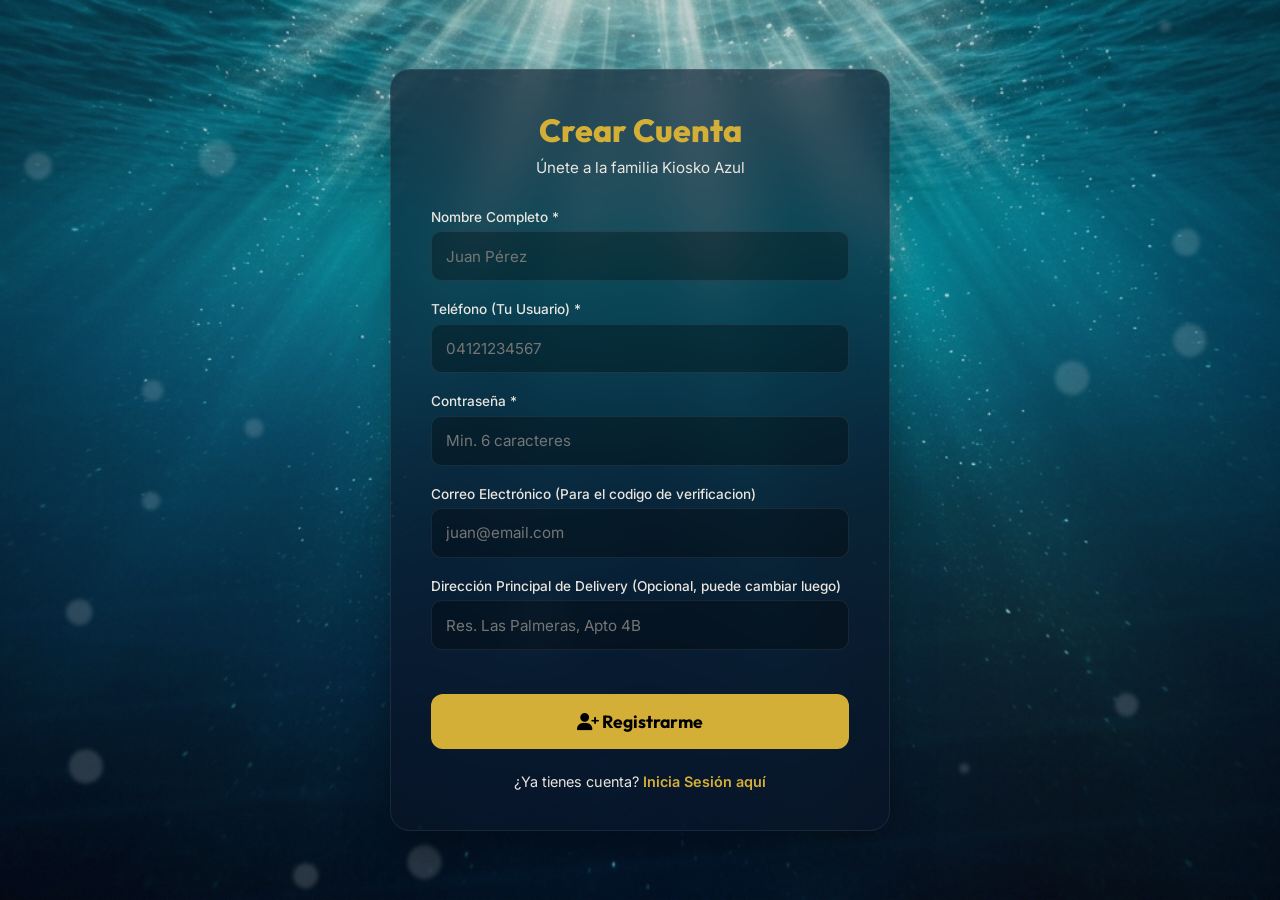
<file: site/public/registro.html>
<!DOCTYPE html>
<html lang="es">

<head>
  <meta charset="UTF-8">
  <meta name="viewport" content="width=device-width, initial-scale=1.0">
  <title>Regístrate — Kiosko Azul</title>
  <link rel="icon" href="assets/logo.png" />
  <link rel="stylesheet" href="https://cdnjs.cloudflare.com/ajax/libs/font-awesome/6.5.0/css/all.min.css" />
  <link rel="stylesheet" href="css/immersion.css" />
  <link
    href="https://fonts.googleapis.com/css2?family=Outfit:wght@300;400;600;700;800&family=Inter:wght@300;400;500;600&display=swap"
    rel="stylesheet" />
  <style>
    :root {
      /* Inherits from immersion.css */
      --navy-dark: #050A14;
      --gold: #D4AF37;
      --gold-glow: rgba(212, 175, 55, 0.4);
      --cream: #FDFBF7;
      --pearl: #E8E5DF;
      --glass-bg: rgba(10, 20, 40, 0.6);
      --glass-border: rgba(255, 255, 255, 0.08);
    }

    * {
      margin: 0;
      padding: 0;
      box-sizing: border-box;
    }

    body {
      background: var(--navy-dark);
      background-image: radial-gradient(circle at top center, rgba(212, 175, 55, 0.1), transparent 50%),
        radial-gradient(circle at bottom right, rgba(212, 175, 55, 0.05), transparent 40%);
      color: var(--pearl);
      font-family: 'Inter', sans-serif;
      min-height: 100vh;
      display: flex;
      flex-direction: column;
      align-items: center;
      justify-content: center;
      padding: 2rem;
    }

    .auth-container {
      background: var(--glass-bg);
      backdrop-filter: blur(20px);
      -webkit-backdrop-filter: blur(20px);
      border: 1px solid var(--glass-border);
      border-radius: 20px;
      padding: 2.5rem;
      width: 100%;
      max-width: 500px;
      box-shadow: 0 25px 50px -12px rgba(0, 0, 0, 0.5);
      animation: slideUp 0.6s cubic-bezier(0.16, 1, 0.3, 1);
    }

    @keyframes slideUp {
      from {
        opacity: 0;
        transform: translateY(30px);
      }

      to {
        opacity: 1;
        transform: translateY(0);
      }
    }

    .auth-title {
      font-family: 'Outfit', sans-serif;
      font-size: 2rem;
      color: var(--gold);
      font-weight: 800;
      margin-bottom: 0.5rem;
      text-align: center;
    }

    .auth-subtitle {
      text-align: center;
      margin-bottom: 2rem;
      font-size: 0.95rem;
      color: var(--pearl);
    }

    .form-group {
      margin-bottom: 1.25rem;
    }

    .form-group label {
      display: block;
      font-size: 0.85rem;
      color: var(--pearl);
      margin-bottom: 0.4rem;
      font-weight: 500;
    }

    .form-control {
      width: 100%;
      padding: 0.9rem;
      background: rgba(0, 0, 0, 0.3);
      border: 1px solid var(--glass-border);
      border-radius: 10px;
      color: white;
      font-family: 'Inter', sans-serif;
      font-size: 0.95rem;
      transition: all 0.3s;
    }

    .form-control:focus {
      outline: none;
      border-color: var(--gold);
      box-shadow: 0 0 15px var(--gold-glow);
    }

    .btn-submit {
      width: 100%;
      padding: 1rem;
      background: var(--gold);
      color: #000;
      border: none;
      border-radius: 12px;
      font-family: 'Outfit', sans-serif;
      font-size: 1.1rem;
      font-weight: 700;
      cursor: pointer;
      transition: all 0.3s;
      margin-top: 1.5rem;
    }

    .btn-submit:hover {
      transform: translateY(-2px);
      box-shadow: 0 8px 20px var(--gold-glow);
    }

    .auth-footer {
      text-align: center;
      margin-top: 1.5rem;
      font-size: 0.9rem;
    }

    .auth-link {
      color: var(--gold);
      text-decoration: none;
      font-weight: 600;
    }

    .auth-link:hover {
      text-decoration: underline;
      color: #FFF;
    }
  </style>
</head>

<body class="ocean-page">
  <div class="ocean-rays"></div>
  <div class="ocean-glow"></div>

  <!-- "The Surfacing" Preloader (Skeleton) -->
  <div id="preloader">
    <div class="preloader-content">
      <img src="assets/logo.png" alt="Kiosko Azul" class="breathing-logo">
      <div class="loader-text">Navegando...</div>
    </div>
    <div class="preloader-bubbles"></div>
    <svg class="preloader-wipe" preserveAspectRatio="none" viewBox="0 0 100 100">
      <path d="M0 0 C 20 40, 80 40, 100 0 L 100 100 L 0 100 Z" />
    </svg>
  </div>

  <div id="bg-overlay" style="position:fixed; inset:0; z-index:1; background:rgba(4,7,14,0.15); pointer-events:none;">
  </div>

  <div class="auth-container" style="position:relative; z-index: 10;">
    <h1 class="auth-title">Crear Cuenta</h1>
    <p class="auth-subtitle">Únete a la familia Kiosko Azul</p>

    <form id="register-form">
      <div class="form-group">
        <label>Nombre Completo *</label>
        <input type="text" id="nombre" class="form-control" required placeholder="Juan Pérez" />
      </div>

      <div class="form-group">
        <label>Teléfono (Tu Usuario) *</label>
        <input type="text" id="telefono" class="form-control" required placeholder="04121234567" />
      </div>

      <div class="form-group">
        <label>Contraseña *</label>
        <input type="password" id="password" class="form-control" required placeholder="Min. 6 caracteres"
          minlength="6" />
      </div>

      <div class="form-group">
        <label>Correo Electrónico (Para el codigo de verificacion)</label>
        <input type="email" id="correo" class="form-control" placeholder="juan@email.com" />
      </div>

      <div class="form-group">
        <label>Dirección Principal de Delivery (Opcional, puede cambiar luego)</label>
        <input type="text" id="direccion" class="form-control" placeholder="Res. Las Palmeras, Apto 4B" />
      </div>

      <button type="submit" class="btn-submit" id="submit-btn"><i class="fas fa-user-plus"></i> Registrarme</button>
    </form>

    <div class="auth-footer">
      ¿Ya tienes cuenta? <a href="login.html" class="auth-link">Inicia Sesión aquí</a>
    </div>
  </div>

  <script>
    document.getElementById('register-form').addEventListener('submit', async (e) => {
      e.preventDefault();

      const payload = {
        nombre: document.getElementById('nombre').value.trim(),
        telefono: document.getElementById('telefono').value.trim(),
        password: document.getElementById('password').value,
        correo: document.getElementById('correo').value.trim() || null,
        direccion: document.getElementById('direccion').value.trim() || null
      };

      const btn = document.getElementById('submit-btn');
      btn.innerHTML = '<i class="fas fa-spinner fa-spin"></i> Procesando...';
      btn.disabled = true;

      try {
        const r = await fetch('/api/clientes/registro', {
          method: 'POST',
          headers: { 'Content-Type': 'application/json' },
          body: JSON.stringify(payload)
        });

        if (!r.ok) {
          const d = await r.json();
          alert(d.detail || 'Error al registrar');
          btn.innerHTML = '<i class="fas fa-user-plus"></i> Registrarme';
          btn.disabled = false;
          return;
        }

        const data = await r.json();
        // Auto-login after register
        localStorage.setItem('kb_cliente', JSON.stringify(data.cliente));
        alert('¡Cuenta creada exitosamente! Bienvenido/a a Kiosko Azul.');
        window.location.href = 'menu.html';
      } catch (err) {
        alert("Error de conexión");
        btn.innerHTML = '<i class="fas fa-user-plus"></i> Registrarme';
        btn.disabled = false;
      }
    });
  </script>

  <!-- JS: Global Immersion Logic -->
  <script src="js/immersion.js"></script>
</body>

</html>
</file>
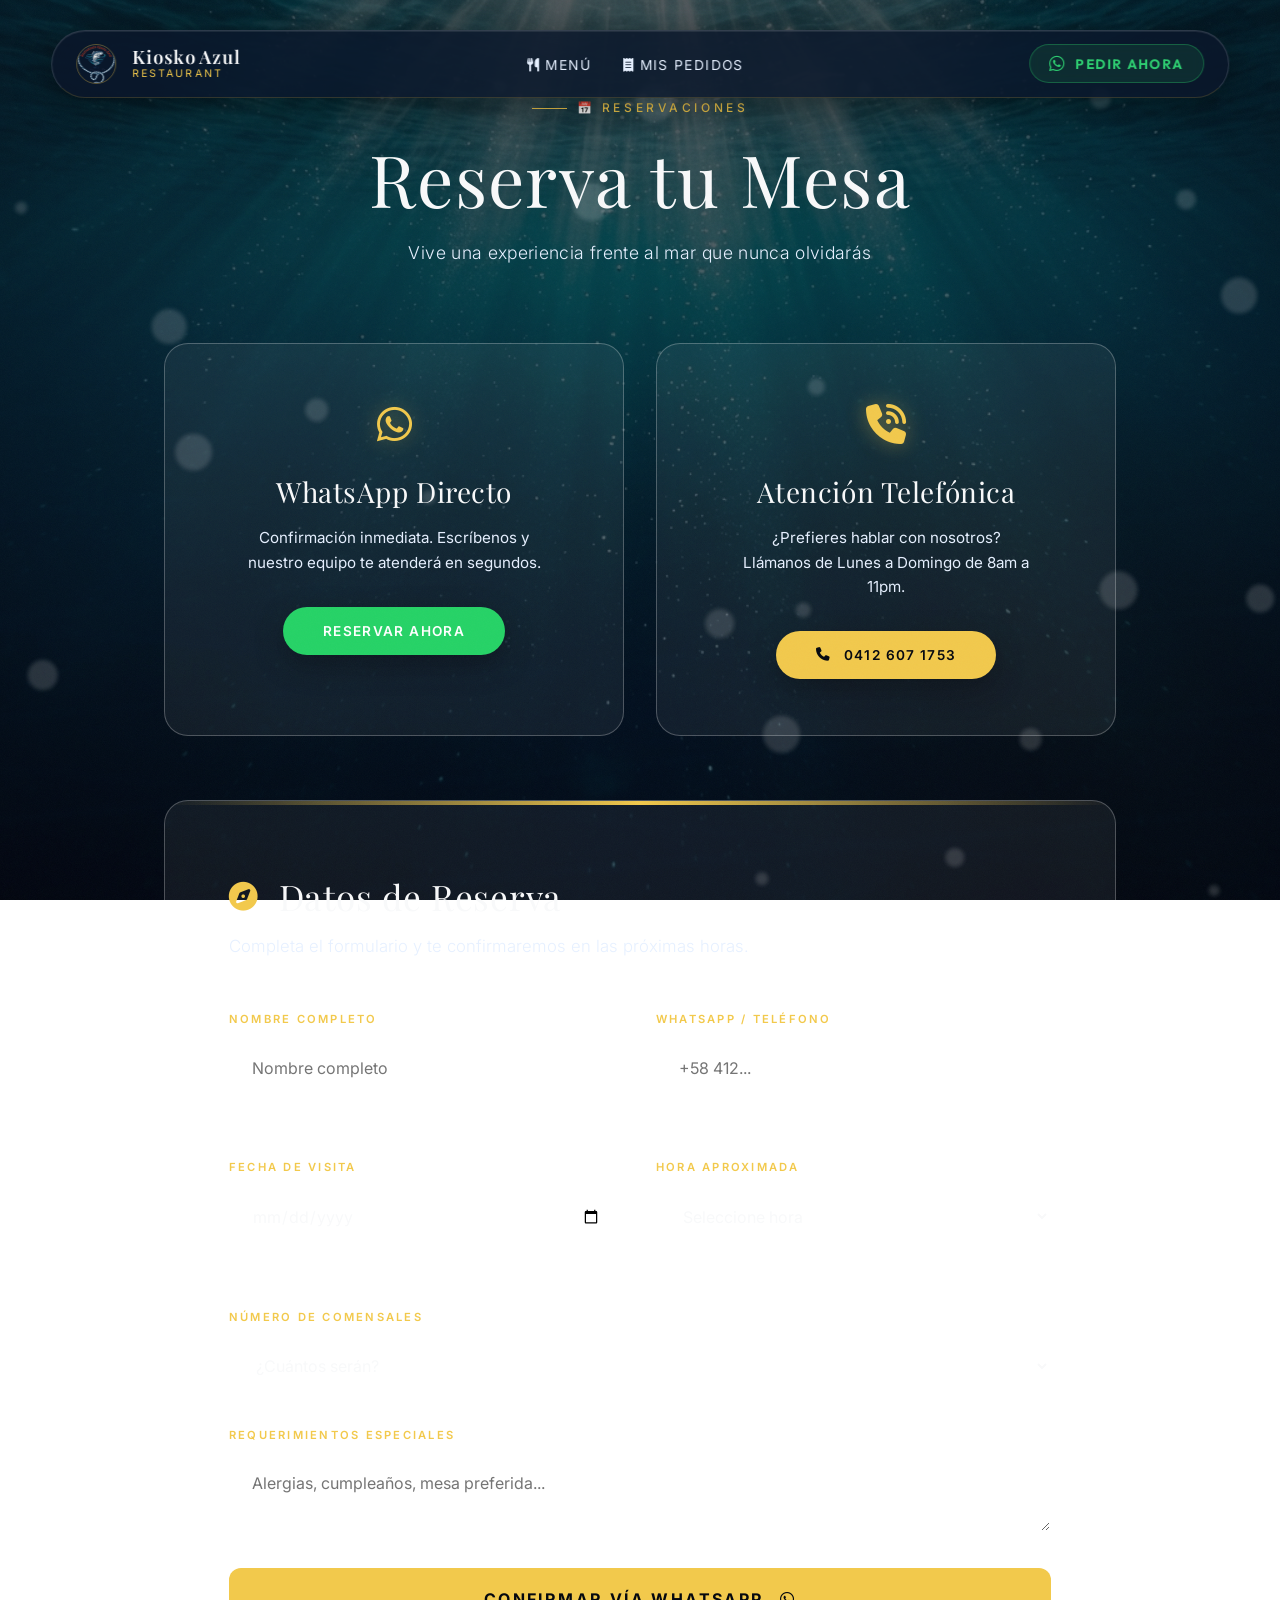
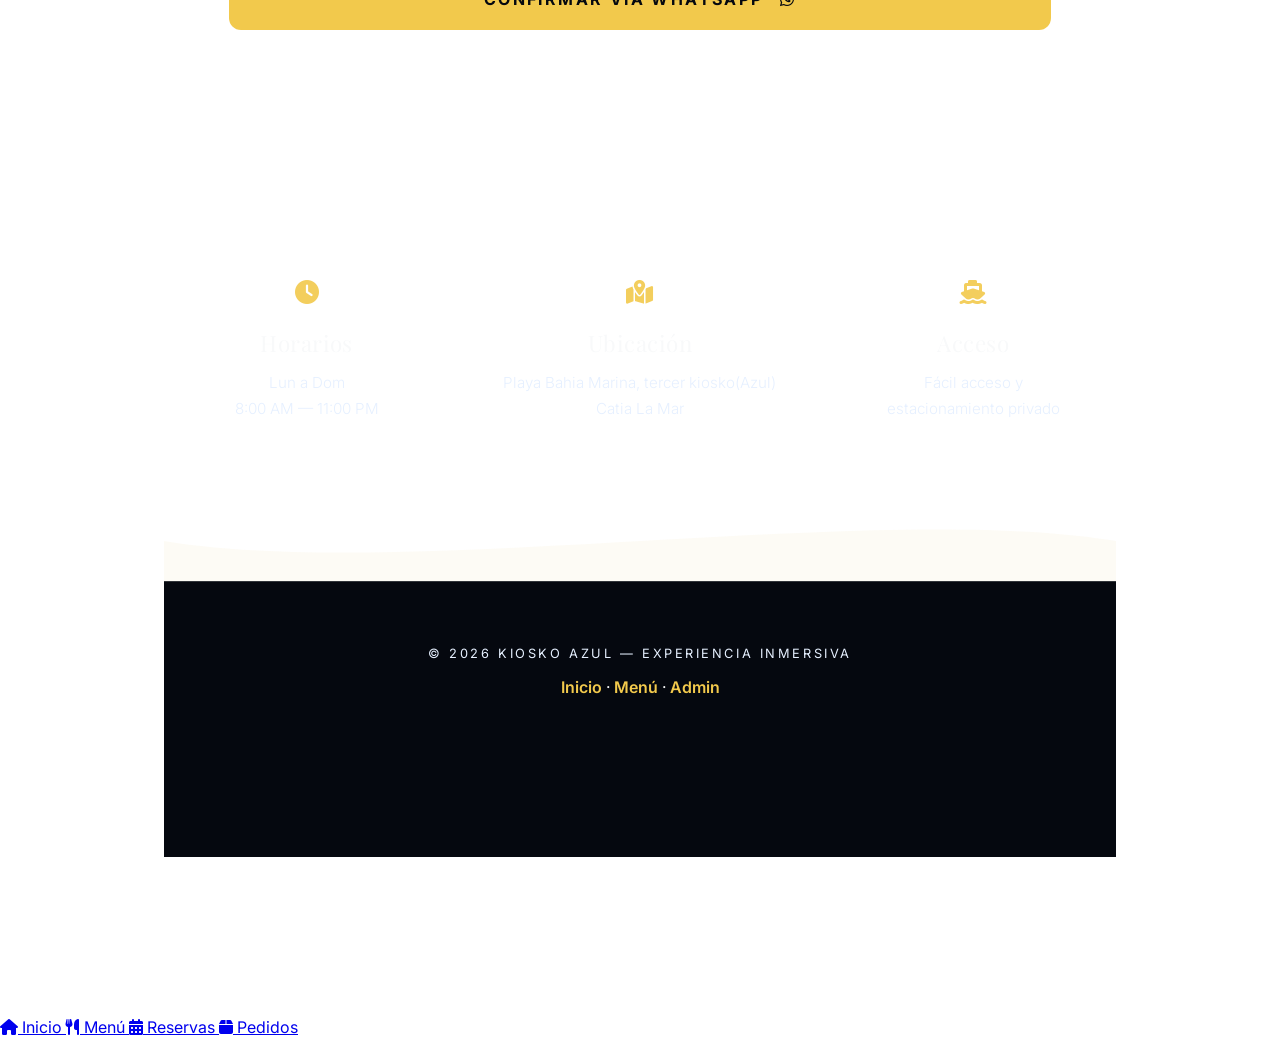
<file: site/public/reservas.html>
<!DOCTYPE html>
<html lang="es">

<head>
  <meta charset="UTF-8" />
  <meta name="viewport" content="width=device-width, initial-scale=1.0" />
  <title>Reservas — Kiosko Azul</title>
  <meta name="description" content="Reserva tu mesa en Kiosko Azul. Experiencia costera premium frente al mar." />
  
  <link rel="preconnect" href="https://fonts.googleapis.com" />
  <link href="https://fonts.googleapis.com/css2?family=Outfit:wght@300;400;600;700;800&family=Inter:wght@300;400;500;600&family=Playfair+Display:ital,wght@1,700&display=swap" rel="stylesheet" />
  <link rel="stylesheet" href="https://cdnjs.cloudflare.com/ajax/libs/font-awesome/6.5.0/css/all.min.css" />
  
  <!-- Centralized Immersion CSS -->
  <link rel="stylesheet" href="css/immersion.css" />
  <link rel="stylesheet" href="css/index.css" />
  <link rel="stylesheet" href="css/reservas.css" />
  <link rel="icon" href="assets/logo.png" />
</head>

<body class="ocean-page">
  <div class="ocean-rays"></div>
  <div class="ocean-glow"></div>

  <!-- "The Surfacing" Preloader (Skeleton) -->
  <div id="preloader">
    <div class="preloader-content">
      <img src="assets/logo.png" alt="Kiosko Azul" class="breathing-logo">
      <div class="loader-text">Preparando tu mesa...</div>
    </div>
    <div class="preloader-bubbles"></div>
    <svg class="preloader-wipe" preserveAspectRatio="none" viewBox="0 0 100 100">
      <path d="M0 0 C 20 40, 80 40, 100 0 L 100 100 L 0 100 Z" />
    </svg>
  </div>

  <div id="bg-overlay" style="position:fixed; inset:0; z-index:1; background:rgba(4,7,14,0.15); pointer-events:none;"></div>
  
  <nav id="navbar">
    <a href="index.html" class="nav-logo">
      <img src="assets/logo.png" alt="Kiosko Azul Logo" style="height:40px;width:40px;border-radius:50%;object-fit:cover;border:1px solid var(--glass-border-gold);">
      <div>
        <span>Kiosko Azul</span>
        <small style="font-family:'Inter',sans-serif;color:var(--gold);font-size:0.65rem;letter-spacing:0.2em;text-transform:uppercase;">Restaurant</small>
      </div>
    </a>

    <button class="nav-toggle" id="nav-toggle" aria-label="Menú">
      <i class="fas fa-bars"></i>
    </button>

    <ul class="nav-links" id="nav-links">
      <li><a href="menu.html"><i class="fas fa-utensils"></i> Menú</a></li>
      <li><a href="mis-pedidos.html"><i class="fas fa-receipt"></i> Mis Pedidos</a></li>
    </ul>

    <div class="nav-right">
      <a href="https://wa.me/+584126071753?text=Hola,%20quiero%20hacer%20un%20pedido%20en%20Kiosko%20Azul"
        class="btn-whatsapp-nav" target="_blank" rel="noopener">
        <i class="fab fa-whatsapp"></i> Pedir Ahora
      </a>
    </div>
  </nav>

  <main id="app">
    <header class="page-header">
      <p class="eyebrow">📅 Reservaciones</p>
      <h1 class="page-title">Reserva tu Mesa</h1>
      <p class="page-sub">Vive una experiencia frente al mar que nunca olvidarás</p>
    </header>

    <div class="contact-grid">
      <div class="contact-card">
        <div class="contact-icon"><i class="fab fa-whatsapp"></i></div>
        <h3>WhatsApp Directo</h3>
        <p>Confirmación inmediata. Escríbenos y nuestro equipo te atenderá en segundos.</p>
        <a href="https://wa.me/+584126071753?text=Hola!%20Quisiera%20reservar%20una%20mesa%20en%20Kiosko%20Azul."
          class="btn-action btn-wa" target="_blank" rel="noopener">
          Reservar Ahora
        </a>
      </div>
      <div class="contact-card">
        <div class="contact-icon"><i class="fas fa-phone-volume"></i></div>
        <h3>Atención Telefónica</h3>
        <p>¿Prefieres hablar con nosotros? Llámanos de Lunes a Domingo de 8am a 11pm.</p>
        <a href="tel:+584126071753" class="btn-action btn-tel">
          <i class="fas fa-phone"></i> 0412 607 1753
        </a>
      </div>
    </div>

    <div class="form-card">
      <h2><i class="fas fa-compass" style="color:var(--gold); font-size: 1.8rem;"></i> Datos de Reserva</h2>
      <p class="sub">Completa el formulario y te confirmaremos en las próximas horas.</p>

      <form id="reservation-form" onsubmit="submitForm(event)">
        <div class="form-row">
          <div class="form-group">
            <label for="nombre">Nombre Completo</label>
            <input type="text" id="nombre" placeholder="Nombre completo" required />
          </div>
          <div class="form-group">
            <label for="telefono">WhatsApp / Teléfono</label>
            <input type="tel" id="telefono" placeholder="+58 412..." required />
          </div>
        </div>
        
        <div class="form-row">
          <div class="form-group">
            <label for="fecha">Fecha de Visita</label>
            <input type="date" id="fecha" required />
          </div>
          <div class="form-group">
            <label for="hora">Hora aproximada</label>
            <select id="hora" required>
              <option value="">Seleccione hora</option>
              <option value="08:00">8:00 AM — Desayuno</option>
              <option value="12:00">12:00 PM — Almuerzo</option>
              <option value="13:30">1:30 PM — Almuerzo tardío</option>
              <option value="18:00">6:00 PM — Cena temprana</option>
              <option value="19:30">7:30 PM — Cena</option>
              <option value="21:00">9:00 PM — Cena nocturna</option>
            </select>
          </div>
        </div>
        
        <div class="form-group">
          <label for="personas">Número de Comensales</label>
          <select id="personas" required>
            <option value="">¿Cuántos serán?</option>
            <option>1 persona</option>
            <option>2 personas</option>
            <option>3–4 personas</option>
            <option>5–6 personas</option>
            <option>7–10 personas</option>
            <option>Más de 10 (Evento)</option>
          </select>
        </div>
        
        <div class="form-group">
          <label for="notas">Requerimientos especiales</label>
          <textarea id="notas" placeholder="Alergias, cumpleaños, mesa preferida..."></textarea>
        </div>
        
        <button type="submit" class="btn-submit">
          Confirmar Vía WhatsApp <i class="fab fa-whatsapp"></i>
        </button>
      </form>

      <div class="success-msg" id="success-msg">
        <i class="fas fa-anchor"></i>
        <h3>¡Ancla Echada!</h3>
        <p>Tu solicitud ha sido enviada. Estamos abriendo WhatsApp para la confirmación final. ¡Te esperamos en Kiosko Azul!</p>
      </div>
    </div>

    <div class="info-strip">
      <div class="info-item">
        <i class="fas fa-clock"></i>
        <h4>Horarios</h4>
        <p>Lun a Dom<br>8:00 AM — 11:00 PM</p>
      </div>
      <div class="info-item">
        <i class="fas fa-map-marked-alt"></i>
        <h4>Ubicación</h4>
        <p>Playa Bahia Marina, tercer kiosko(Azul)<br>Catia La Mar</p>
      </div>
      <div class="info-item">
        <i class="fas fa-ship"></i>
        <h4>Acceso</h4>
        <p>Fácil acceso y<br>estacionamiento privado</p>
      </div>
    </div>

    <!-- Wave footer divider -->
    <div class="wave-divider" style="margin-top: 5rem;">
      <svg viewBox="0 0 2400 80" preserveAspectRatio="none">
        <path d="M0,40 C300,80 900,0 1200,40 C1500,80 2100,0 2400,40 L2400,80 L0,80 Z" />
      </svg>
    </div>

    <footer>
      <p>© 2026 Kiosko Azul — Experiencia Inmersiva</p>
      <div style="margin-top: 1rem;">
        <a href="index.html">Inicio</a> · <a href="menu.html">Menú</a> · <a href="admin-login.html">Admin</a>
      </div>
    </footer>
  </main>

  <!-- Shared Immersion Logic -->
  <script src="js/immersion.js"></script>
  <script>
    function submitForm(e) {
      e.preventDefault();
      const nombre = document.getElementById('nombre').value;
      const fecha = document.getElementById('fecha').value;
      const hora = document.getElementById('hora').value;
      const personas = document.getElementById('personas').value;
      const notas = document.getElementById('notas').value;

      const msg = `Hola! Quiero reservar una mesa en Kiosko Azul.\n\n🚢 *Reserva Inmersiva*\n- Nombre: ${nombre}\n- Fecha: ${fecha}\n- Hora: ${hora}\n- Personas: ${personas}${notas ? '\n- Notas: ' + notas : ''}`;
      const waUrl = `https://wa.me/+584126071753?text=${encodeURIComponent(msg)}`;

      document.getElementById('reservation-form').style.display = 'none';
      document.getElementById('success-msg').style.display = 'block';

      setTimeout(() => window.open(waUrl, '_blank'), 1500);
    }

    // Set min date
    document.getElementById('fecha').min = new Date().toISOString().split('T')[0];
  </script>


  <script>
    // Robust Mobile Nav Toggle
    const navToggle = document.getElementById('nav-toggle');
    const navLinks = document.getElementById('nav-links');
    if (navToggle && navLinks) {
      navToggle.addEventListener('click', (e) => {
        e.stopPropagation();
        navLinks.classList.toggle('mobile-open');
      });
      document.addEventListener('click', (e) => {
        if (navLinks.classList.contains('mobile-open') && !navLinks.contains(e.target) && e.target !== navToggle) {
          navLinks.classList.remove('mobile-open');
        }
      });
    }
  </script>

  <!-- Mobile Bottom Dock (App-like Navigation) -->
  <div class="mobile-dock">
    <a href="index.html" class="dock-item">
      <i class="fas fa-home"></i>
      <span>Inicio</span>
    </a>
    <a href="menu.html" class="dock-item">
      <i class="fas fa-utensils"></i>
      <span>Menú</span>
    </a>
    <a href="reservas.html" class="dock-item active">
      <i class="fas fa-calendar-alt"></i>
      <span>Reservas</span>
    </a>
    <a href="mis-pedidos.html" class="dock-item">
      <i class="fas fa-box"></i>
      <span>Pedidos</span>
    </a>
  </div>
</body>
</html>
</file>
<file: site/public/css/admin.css>
/* ═══════════════════════════════════════════════════════════════════
   admin.css — Kiosko Azul Admin Panel
   Dark glass-morphism premium design system
═══════════════════════════════════════════════════════════════════ */

/* ── Tokens ─────────────────────────────────────────────────────── */
:root {
  --bg:          #050c1a;
  --bg2:         #0a1528;
  --surface:     rgba(255,255,255,0.04);
  --surface-h:   rgba(255,255,255,0.08);
  --border:      rgba(255,255,255,0.08);
  --border-gold: rgba(196,160,80,0.4);
  --gold:        #c4a050;
  --gold-l:      #f0c96e;
  --cream:       #f0ebe0;
  --pearl:       #a0a8b8;
  --navy:        #10213d;
  --success:     #2ecc71;
  --danger:      #e74c3c;
  --warning:     #f39c12;
  --info:        #3498db;
  --radius:      14px;
  --radius-sm:   8px;
  --shadow:      0 8px 32px rgba(0,0,0,0.5);
  --transition:  all 0.25s cubic-bezier(0.4,0,0.2,1);
}

/* ── Reset & Base ────────────────────────────────────────────────── */
*, *::before, *::after { box-sizing: border-box; margin: 0; padding: 0; }

body {
  font-family: 'Inter', 'Segoe UI', sans-serif;
  background: var(--bg);
  color: var(--cream);
  min-height: 100vh;
  overflow-x: hidden;
}

/* ── Login Page ──────────────────────────────────────────────────── */
.login-page {
  min-height: 100vh;
  display: flex;
  align-items: center;
  justify-content: center;
  background:
    radial-gradient(ellipse 80% 60% at 50% 0%, rgba(196,160,80,0.12) 0%, transparent 70%),
    var(--bg);
  padding: 2rem;
}

.login-card {
  background: rgba(10,15,30,0.85);
  backdrop-filter: blur(24px);
  border: 1px solid var(--border-gold);
  border-radius: 20px;
  padding: 3rem 2.5rem;
  width: 100%;
  max-width: 420px;
  box-shadow: 0 24px 64px rgba(0,0,0,0.6);
  animation: fadeUp 0.5s ease;
}

@keyframes fadeUp {
  from { opacity:0; transform: translateY(24px); }
  to   { opacity:1; transform: translateY(0); }
}

.login-logo {
  text-align: center;
  margin-bottom: 2rem;
}

.login-logo img { width: 64px; height: 64px; border-radius: 50%; border: 2px solid var(--gold); }
.login-logo h1  { font-family: 'Outfit', sans-serif; font-size: 1.6rem; color: var(--cream); margin-top: 0.75rem; }
.login-logo p   { font-size: 0.8rem; color: var(--pearl); letter-spacing: 0.2em; text-transform: uppercase; }

.form-group { margin-bottom: 1.25rem; }
.form-group label { display: block; font-size: 0.8rem; color: var(--pearl); margin-bottom: 0.5rem; letter-spacing: 0.05em; }

.form-control {
  width: 100%;
  padding: 0.85rem 1rem;
  background: var(--surface);
  border: 1px solid var(--border);
  border-radius: var(--radius-sm);
  color: var(--cream);
  font-size: 0.95rem;
  transition: var(--transition);
  font-family: inherit;
}
.form-control:focus {
  outline: none;
  border-color: var(--gold);
  background: var(--surface-h);
  box-shadow: 0 0 0 3px rgba(196,160,80,0.15);
}

.btn {
  display: inline-flex; align-items: center; justify-content: center;
  gap: 0.5rem;
  padding: 0.9rem 1.5rem;
  border: none; border-radius: 999px;
  font-family: 'Outfit', sans-serif; font-weight: 700; font-size: 1rem;
  cursor: pointer; transition: var(--transition);
}
.btn-gold   { background: var(--gold); color: #1a0900; }
.btn-gold:hover { background: var(--gold-l); transform: translateY(-2px); box-shadow: 0 6px 20px rgba(196,160,80,0.35); }
.btn-outline { background: transparent; border: 1px solid var(--border-gold); color: var(--gold); }
.btn-outline:hover { background: rgba(196,160,80,0.1); }
.btn-danger { background: rgba(231,76,60,0.15); border: 1px solid rgba(231,76,60,0.3); color: #ff6b6b; }
.btn-danger:hover { background: rgba(231,76,60,0.3); }
.btn-success { background: rgba(46,204,113,0.15); border: 1px solid rgba(46,204,113,0.3); color: var(--success); }
.btn-success:hover { background: rgba(46,204,113,0.3); }
.btn-sm { padding: 0.45rem 1rem; font-size: 0.85rem; }
.btn-w100 { width: 100%; }

/* ── Admin Layout ────────────────────────────────────────────────── */
.admin-layout { display: flex; min-height: 100vh; }

/* Sidebar */
.sidebar {
  width: 260px; min-height: 100vh; flex-shrink: 0;
  background: rgba(5,12,26,0.95);
  border-right: 1px solid var(--border);
  display: flex; flex-direction: column;
  padding: 1.5rem 1rem;
  position: fixed; top: 0; left: 0; bottom: 0;
  z-index: 100;
  transition: transform 0.3s;
}

.sidebar-logo {
  display: flex; align-items: center; gap: 0.75rem;
  padding-bottom: 1.5rem; margin-bottom: 1.5rem;
  border-bottom: 1px solid var(--border);
}
.sidebar-logo img { width: 40px; height: 40px; border-radius: 50%; border: 1px solid var(--border-gold); }
.sidebar-logo span { font-family: 'Outfit', sans-serif; font-size: 1.1rem; color: var(--cream); }
.sidebar-logo small { display: block; font-size: 0.65rem; color: var(--gold); letter-spacing: 0.2em; text-transform: uppercase; }

.sidebar-nav { 
  flex: 1; 
  overflow-y: auto; 
  margin-right: -0.5rem; 
  padding-right: 0.5rem; 
}
/* Custom scrollbar for sidebar-nav */
.sidebar-nav::-webkit-scrollbar { width: 4px; }
.sidebar-nav::-webkit-scrollbar-thumb { background: var(--border); border-radius: 10px; }
.sidebar-nav::-webkit-scrollbar-thumb:hover { background: var(--border-gold); }
.nav-section { font-size: 0.65rem; color: var(--pearl); letter-spacing: 0.15em; text-transform: uppercase; padding: 1rem 0.75rem 0.4rem; }

.nav-link {
  display: flex; align-items: center; gap: 0.75rem;
  padding: 0.75rem 0.75rem;
  border-radius: var(--radius-sm); color: var(--pearl);
  text-decoration: none; font-size: 0.9rem;
  transition: var(--transition); margin-bottom: 2px;
}
.nav-link i { width: 18px; text-align: center; font-size: 0.9rem; }
.nav-link:hover { background: var(--surface-h); color: var(--cream); }
.nav-link.active { background: rgba(196,160,80,0.15); color: var(--gold); border-left: 3px solid var(--gold); padding-left: calc(0.75rem - 3px); }

.sidebar-footer {
  padding-top: 1.5rem; border-top: 1px solid var(--border);
}
.admin-badge {
  display: flex; align-items: center; gap: 0.75rem;
  padding: 0.75rem; border-radius: var(--radius-sm);
  background: var(--surface);
}
.admin-badge .avatar {
  width: 36px; height: 36px; border-radius: 50%;
  background: var(--gold); display: flex; align-items: center;
  justify-content: center; color: #1a0900; font-weight: 700; font-size: 1rem;
  flex-shrink: 0;
}
.admin-badge .info { min-width: 0; }
.admin-badge .name { font-size: 0.85rem; color: var(--cream); font-weight: 600; white-space: nowrap; overflow: hidden; text-overflow: ellipsis; }
.admin-badge .rol  { font-size: 0.7rem; color: var(--pearl); text-transform: capitalize; }

/* Main content */
.admin-main {
  flex: 1; margin-left: 260px;
  display: flex; flex-direction: column; min-height: 100vh;
}

.admin-topbar {
  display: flex; align-items: center; justify-content: space-between;
  padding: 1.25rem 2rem;
  background: rgba(5,12,26,0.8); backdrop-filter: blur(10px);
  border-bottom: 1px solid var(--border);
  position: sticky; top: 0; z-index: 50;
}
.topbar-title { font-family: 'Outfit', sans-serif; font-size: 1.4rem; color: var(--cream); }
.topbar-actions { display: flex; gap: 0.75rem; align-items: center; }

/* ── Hamburger Button (Mobile only) ─────────────────────────────── */
.admin-hamburger {
  display: none; /* shown via media query */
  align-items: center;
  justify-content: center;
  width: 42px;
  height: 42px;
  background: rgba(196, 160, 80, 0.1);
  border: 1px solid rgba(196, 160, 80, 0.35);
  border-radius: 10px;
  color: var(--gold);
  font-size: 1.1rem;
  cursor: pointer;
  flex-shrink: 0;
  transition: background 0.2s, transform 0.15s;
  -webkit-tap-highlight-color: transparent;
}
.admin-hamburger:active {
  background: rgba(196, 160, 80, 0.25);
  transform: scale(0.93);
}

.admin-content { padding: 2rem; flex: 1; }

/* ── Stats Cards ─────────────────────────────────────────────────── */
.stats-grid { display: grid; grid-template-columns: repeat(auto-fit, minmax(200px,1fr)); gap: 1.25rem; margin-bottom: 2rem; }

.stat-card {
  background: var(--surface);
  border: 1px solid var(--border);
  border-radius: var(--radius);
  padding: 1.5rem;
  display: flex; align-items: center; gap: 1rem;
  transition: var(--transition);
}
.stat-card:hover { border-color: var(--border-gold); background: var(--surface-h); transform: translateY(-2px); box-shadow: var(--shadow); }

.stat-icon {
  width: 52px; height: 52px; border-radius: 12px;
  display: flex; align-items: center; justify-content: center;
  font-size: 1.4rem; flex-shrink: 0;
}
.stat-icon.gold    { background: rgba(196,160,80,0.15); color: var(--gold); }
.stat-icon.green   { background: rgba(46,204,113,0.12); color: var(--success); }
.stat-icon.blue    { background: rgba(52,152,219,0.12); color: var(--info); }
.stat-icon.purple  { background: rgba(155,89,182,0.12); color: #9b59b6; }

.stat-value { font-family: 'Outfit', sans-serif; font-size: 1.8rem; font-weight: 800; color: var(--cream); line-height: 1; }
.stat-label { font-size: 0.78rem; color: var(--pearl); margin-top: 0.3rem; }

/* ── Table ───────────────────────────────────────────────────────── */
.card {
  background: var(--surface);
  border: 1px solid var(--border);
  border-radius: var(--radius);
  overflow: hidden;
}
.card-header {
  display: flex; align-items: center; justify-content: space-between;
  padding: 1.25rem 1.5rem;
  border-bottom: 1px solid var(--border);
}
.card-title { font-family: 'Outfit', sans-serif; font-size: 1.1rem; color: var(--cream); }
.card-body  { padding: 1.5rem; }

.table-wrap { overflow-x: auto; }

table { width: 100%; border-collapse: collapse; }
thead th {
  text-align: left; padding: 0.75rem 1rem;
  font-size: 0.75rem; color: var(--pearl);
  letter-spacing: 0.08em; text-transform: uppercase;
  border-bottom: 1px solid var(--border);
}
tbody tr { transition: var(--transition); }
tbody tr:hover { background: var(--surface-h); }
tbody td { padding: 1rem; font-size: 0.9rem; color: var(--cream); border-bottom: 1px solid var(--border); vertical-align: middle; }

/* ── Badges ──────────────────────────────────────────────────────── */
.badge {
  display: inline-flex; align-items: center; gap: 0.3rem;
  padding: 0.25rem 0.7rem; border-radius: 999px;
  font-size: 0.75rem; font-weight: 600;
}
.badge-gold    { background: rgba(196,160,80,0.15); color: var(--gold); }
.badge-green   { background: rgba(46,204,113,0.15); color: var(--success); }
.badge-red     { background: rgba(231,76,60,0.15);  color: #ff6b6b; }
.badge-blue    { background: rgba(52,152,219,0.15); color: var(--info); }
.badge-purple  { background: rgba(155,89,182,0.15); color: #c39bd3; }
.badge-gray    { background: rgba(160,168,184,0.12); color: var(--pearl); }
.badge-orange  { background: rgba(243,156,18,0.15); color: var(--warning); }

/* ── Modal ───────────────────────────────────────────────────────── */
.modal-overlay {
  position: fixed; inset: 0;
  background: rgba(0,0,0,0.75); backdrop-filter: blur(4px);
  z-index: 500; display: none;
  align-items: center; justify-content: center; padding: 1rem;
}
.modal-overlay.open { display: flex; animation: fadeIn 0.2s ease; }

@keyframes fadeIn { from { opacity:0; } to { opacity:1; } }

.modal {
  background: var(--bg2);
  border: 1px solid var(--border-gold);
  border-radius: 18px; padding: 2rem;
  width: 100%; max-width: 560px;
  max-height: 90vh; overflow-y: auto;
  box-shadow: 0 32px 80px rgba(0,0,0,0.7);
  animation: modalUp 0.3s cubic-bezier(0.16,1,0.3,1);
}
@keyframes modalUp { from { transform: translateY(30px); opacity:0; } to { transform: none; opacity:1; } }

.modal-header {
  display: flex; justify-content: space-between; align-items: center;
  margin-bottom: 1.5rem;
}
.modal-title { font-family: 'Outfit', sans-serif; font-size: 1.3rem; color: var(--cream); }
.modal-close { background: none; border: none; color: var(--pearl); font-size: 1.2rem; cursor: pointer; transition: var(--transition); }
.modal-close:hover { color: #ff6b6b; }

.modal-footer { display: flex; gap: 0.75rem; justify-content: flex-end; margin-top: 1.5rem; }

/* ── Form inside modal ───────────────────────────────────────────── */
.form-row    { display: grid; grid-template-columns: 1fr 1fr; gap: 1rem; }
.form-group  { margin-bottom: 1rem; }
.form-group label { display: block; font-size: 0.78rem; color: var(--pearl); margin-bottom: 0.4rem; letter-spacing: 0.04em; }
select.form-control option { background: var(--bg2); color: var(--cream); }

/* ── Image Upload Drop Zone ──────────────────────────────────────── */
.dropzone {
  border: 2px dashed var(--border-gold);
  border-radius: var(--radius-sm);
  padding: 2rem;
  text-align: center; cursor: pointer;
  transition: var(--transition); background: var(--surface);
}
.dropzone:hover, .dropzone.drag-over { border-color: var(--gold); background: rgba(196,160,80,0.08); }
.dropzone i { font-size: 2rem; color: var(--gold); margin-bottom: 0.5rem; display: block; }
.dropzone p { font-size: 0.85rem; color: var(--pearl); }

.img-preview { width: 80px; height: 80px; object-fit: cover; border-radius: 10px; border: 2px solid var(--border-gold); }

/* ── Toggle / Switch ─────────────────────────────────────────────── */
.toggle { position: relative; width: 44px; height: 24px; }
.toggle input { opacity: 0; width: 0; height: 0; }
.slider {
  position: absolute; cursor: pointer; inset: 0;
  background: rgba(255,255,255,0.12); border-radius: 999px;
  transition: 0.3s;
}
.slider::before {
  content: ""; position: absolute;
  width: 18px; height: 18px; border-radius: 50%;
  background: var(--pearl); bottom: 3px; left: 3px;
  transition: 0.3s;
}
input:checked + .slider { background: var(--gold); }
input:checked + .slider::before { transform: translateX(20px); background: #1a0900; }

/* ── Alerts & Toasts ─────────────────────────────────────────────── */
#toast-container { position: fixed; top: 1.5rem; right: 1.5rem; z-index: 9999; display: flex; flex-direction: column; gap: 0.75rem; }
.toast {
  display: flex; align-items: center; gap: 0.75rem;
  background: var(--bg2); border: 1px solid var(--border);
  border-radius: var(--radius-sm); padding: 0.9rem 1.25rem;
  min-width: 280px; box-shadow: var(--shadow);
  animation: toastIn 0.35s cubic-bezier(0.16,1,0.3,1);
}
@keyframes toastIn { from { transform: translateX(40px); opacity:0; } to { transform: none; opacity:1; } }
.toast.success { border-color: rgba(46,204,113,0.4); }
.toast.error   { border-color: rgba(231,76,60,0.4); }
.toast-icon  { font-size: 1.1rem; }
.toast.success .toast-icon { color: var(--success); }
.toast.error   .toast-icon { color: var(--danger); }
.toast-msg { font-size: 0.9rem; color: var(--cream); }

/* ── Search / Filter bar ─────────────────────────────────────────── */
.filter-bar { display: flex; gap: 0.75rem; flex-wrap: wrap; margin-bottom: 1.5rem; }
.filter-bar .form-control { flex: 1; min-width: 200px; border-radius: 999px; padding: 0.6rem 1.2rem; }
.filter-bar select.form-control { flex: 0 0 auto; min-width: 160px; border-radius: 999px; }

/* ── Responsive ──────────────────────────────────────────────────── */

/* Sidebar overlay (always in DOM, just hidden on desktop) */
.sidebar-overlay {
  display: none;
  position: fixed;
  inset: 0;
  background: rgba(0, 0, 0, 0.6);
  z-index: 999;
  backdrop-filter: blur(2px);
  -webkit-backdrop-filter: blur(2px);
}
.sidebar-overlay.show { display: block; }

/* Table always scrollable */
.table-wrap {
  overflow-x: auto;
  -webkit-overflow-scrolling: touch;
}
.table-wrap table { min-width: 600px; }

@media (max-width: 768px) {
  body { overflow-x: hidden; }

  .admin-layout {
    flex-direction: column;
    min-height: 100vh;
  }

  .sidebar {
    transform: translateX(-100%);
    width: 280px;
    height: 100%;
    position: fixed;
    top: 0;
    left: 0;
    z-index: 1000;
    transition: transform 0.3s cubic-bezier(0.16, 1, 0.3, 1);
    overflow-y: auto;
    padding-bottom: 5rem; /* Safe area for mobile browsers */
  }
  .sidebar.open { transform: translateX(0); }

  .admin-main {
    margin-left: 0;
    width: 100%;
    min-height: 100vh;
  }

  /* Hamburger buttons — shown on mobile */
  .admin-hamburger,
  #menu-toggle {
    display: inline-flex !important;
    align-items: center;
    justify-content: center;
  }

  /* Topbar: hamburger | title | actions */
  .admin-topbar {
    display: flex;
    flex-direction: row;
    align-items: center;
    padding: 0.75rem 1rem;
    gap: 0.75rem;
    position: sticky;
    top: 0;
    background: rgba(5, 12, 26, 0.98);
    backdrop-filter: blur(10px);
    -webkit-backdrop-filter: blur(10px);
    z-index: 200;
    border-bottom: 1px solid var(--border-gold);
  }

  .topbar-title {
    flex: 1;
    font-size: 1rem;
    white-space: nowrap;
    overflow: hidden;
    text-overflow: ellipsis;
  }

  .topbar-actions {
    display: flex;
    gap: 0.4rem;
    flex-shrink: 0;
  }

  .admin-topbar {
    display: flex;
    flex-direction: row;
    align-items: center;
    justify-content: space-between;
    padding: 0.75rem 1rem;
    gap: 0.5rem;
    position: sticky;
    top: 0;
    background: rgba(5, 12, 26, 0.97);
    backdrop-filter: blur(10px);
    -webkit-backdrop-filter: blur(10px);
    z-index: 100;
    border-bottom: 1px solid var(--border);
  }

  .topbar-title {
    font-size: 1.05rem;
    flex: 1;
    white-space: nowrap;
    overflow: hidden;
    text-overflow: ellipsis;
  }

  /* Topbar action buttons: don't stretch to 100% */
  .topbar-actions {
    display: flex;
    gap: 0.4rem;
    flex-shrink: 0;
  }
  .topbar-actions .btn {
    width: auto;
    padding: 0.45rem 0.75rem;
    margin-bottom: 0;
    font-size: 0.8rem;
  }
  /* Hide descriptive text on small screens, keep icons */
  .topbar-actions .btn-text { display: none; }

  .admin-content {
    padding: 0.75rem;
    overflow-x: hidden;
  }

  /* Stats: 2 columns on tablet, 1 on very small */
  .stats-grid {
    grid-template-columns: 1fr 1fr;
    gap: 0.65rem;
  }
  .stat-card {
    padding: 0.85rem;
    gap: 0.6rem;
  }
  .stat-icon { width: 40px; height: 40px; font-size: 1.1rem; }
  .stat-value { font-size: 1.2rem; }
  .stat-label { font-size: 0.68rem; }

  /* Filters stack vertically */
  .filter-bar {
    flex-direction: column;
    gap: 0.5rem;
  }
  .filter-bar .form-control { min-width: 100%; }

  /* Tables: horizontal scroll on mobile */
  .table-wrap { border-radius: 0; }
  .table-wrap table { min-width: 560px; }
  tbody td { padding: 0.7rem 0.75rem; font-size: 0.85rem; }
  thead th { padding: 0.6rem 0.75rem; font-size: 0.7rem; }

  /* Modal: full-width bottom sheet on mobile */
  .modal-overlay {
    align-items: flex-end;
    padding: 0;
  }
  .modal {
    width: 100%;
    max-width: 100%;
    border-radius: 20px 20px 0 0;
    padding: 1.5rem 1rem;
    max-height: 92vh;
    overflow-y: auto;
  }
  .modal-footer {
    flex-direction: row;
    flex-wrap: wrap;
    gap: 0.5rem;
  }
  .modal-footer .btn {
    width: auto;
    flex: 1;
    min-width: 100px;
    margin-bottom: 0;
  }

  /* Card action buttons inside tables — don't stretch */
  .btn { width: auto; padding: 0.45rem 0.9rem; margin-bottom: 0; }
  /* Only stretch explicitly flagged buttons */
  .btn-w100, .btn-full { width: 100%; }

  /* Inside sidebar: logout button stays full width */
  .sidebar .btn-w100 { width: 100%; }

  /* Forms */
  .form-row { grid-template-columns: 1fr; gap: 0.5rem; }
  .form-control { font-size: 16px; } /* Prevent iOS zoom */

  /* Card headers: stack if needed */
  .card-header {
    flex-wrap: wrap;
    gap: 0.5rem;
  }
  .card-title { font-size: 1rem; }
}

@media (max-width: 480px) {
  .stats-grid { grid-template-columns: 1fr; }
  .admin-topbar { padding: 0.6rem 0.75rem; }
  .topbar-title { font-size: 0.95rem; }
  .stat-card { min-height: 64px; }
  #toast-container { width: calc(100% - 2rem); left: 1rem; right: 1rem; }
}

@import url('https://fonts.googleapis.com/css2?family=Outfit:wght@300;400;600;700;800&family=Inter:wght@300;400;500&display=swap');
</file>
<file: site/public/css/immersion.css>
/* =====================================
   Kiosko Azul - Global Immersion System
   ===================================== */

:root {
  --base-dark: #05080f;
  --navy: #0a111f;
  --gold: #F2C94C;
  --gold-glow: rgba(242, 201, 76, 0.40);
  --teal: #102636;
  --cream: #F8F9FA;
  --pearl: #e6f0ff;
  
  --glass-bg: rgba(255, 255, 255, 0.06);
  --glass-hover: rgba(15, 40, 80, 0.35);
  --glass-border: rgba(255, 255, 255, 0.18);
  --glass-border-gold: rgba(242, 201, 76, 0.35);
  --glass-blur: blur(12px) brightness(1.1);
  --glass-shadow: 0 16px 48px rgba(0, 0, 0, 0.45);
  
  --radius-pill: 100px;
  --radius-card: 24px;
  --transition-liquid: 0.7s cubic-bezier(0.16, 1, 0.3, 1);
  --transition-fast: 0.3s ease;
  
  --deep-blue: #02040a;
}

/* =====================================
   DEEP OCEAN BACKGROUND (Subpages)
   Applied via .ocean-page class on body
   ===================================== */

body.ocean-page {
  background: url('../assets/ocean_bg.png') no-repeat center bottom fixed;
  background-size: cover;
  min-height: 100vh;
}

/* God-ray shimmer layer — positioned behind content via z-index */
.ocean-rays {
  position: fixed;
  inset: 0;
  z-index: 0;
  pointer-events: none;
  background:
    repeating-linear-gradient(
      355deg,
      transparent 0%,
      transparent 8%,
      rgba(0, 140, 200, 0.025) 9%,
      transparent 10%
    ),
    repeating-linear-gradient(
      5deg,
      transparent 0%,
      transparent 12%,
      rgba(0, 100, 180, 0.02) 13%,
      transparent 14%
    );
  animation: godrays 20s ease-in-out infinite alternate;
}

@keyframes godrays {
  0%   { transform: skewY(-2deg) translateY(0px); opacity: 0.7; }
  50%  { transform: skewY(1deg) translateY(-15px); opacity: 1; }
  100% { transform: skewY(-3deg) translateY(5px); opacity: 0.8; }
}

/* Bioluminescent glow layer */
.ocean-glow {
  position: fixed;
  inset: 0;
  z-index: 0;
  pointer-events: none;
  background:
    radial-gradient(circle at 15% 60%, rgba(0, 180, 255, 0.08) 0%, transparent 35%),
    radial-gradient(circle at 85% 30%, rgba(0, 120, 255, 0.07) 0%, transparent 30%),
    radial-gradient(circle at 50% 90%, rgba(0, 80, 200, 0.10) 0%, transparent 40%);
  animation: bioglow 12s ease-in-out infinite alternate;
}

@keyframes bioglow {
  0%   { opacity: 0.6; transform: scale(1) translateY(0); }
  50%  { opacity: 1;   transform: scale(1.05) translateY(-10px); }
  100% { opacity: 0.7; transform: scale(0.97) translateY(5px); }
}


/* =====================================
   BACKGROUND LAYERS
   ===================================== */

/* Grain Overlay */
.grain-texture {
  position: fixed;
  inset: 0;
  z-index: 3;
  pointer-events: none;
  opacity: 0.035;
  background-image: url("data:image/svg+xml,%3Csvg viewBox='0 0 256 256' xmlns='http://www.w3.org/2000/svg'%3E%3Cfilter id='noise'%3E%3CfeTurbulence type='fractalNoise' baseFrequency='0.9' numOctaves='4' stitchTiles='stitch'/%3E%3C/filter%3E%3Crect width='100%25' height='100%25' filter='url(%23noise)'/%3E%3C/svg%3E");
  background-size: 200px 200px;
}

/* Water Caustics */
.water-caustics {
  position: fixed;
  inset: 0;
  z-index: 1;
  pointer-events: none;
  overflow: hidden;
}
.water-caustics::before,
.water-caustics::after {
  content: '';
  position: absolute;
  border-radius: 50%;
  background: radial-gradient(circle, rgba(100,180,255,0.07) 0%, transparent 70%);
  animation: causticsFloat 18s ease-in-out infinite;
  transition: transform 0.3s ease-out; /* For JS interaction */
}
.water-caustics::before {
  width: 80vw; height: 80vw;
  top: -20%; left: -20%;
  animation-duration: 22s;
}
.water-caustics::after {
  width: 60vw; height: 60vw;
  bottom: -10%; right: -10%;
  animation-direction: reverse;
  animation-duration: 16s;
  background: radial-gradient(circle, rgba(212,175,55,0.05) 0%, transparent 70%);
}

@keyframes causticsFloat {
  0%, 100% { transform: translate(0, 0) scale(1); }
  33%  { transform: translate(5%, 8%) scale(1.1); }
  66%  { transform: translate(-4%, -5%) scale(0.95); }
}

/* Sea Foam Particles Container */
#sea-foam-container {
  position: fixed;
  inset: 0;
  z-index: 2;
  pointer-events: none;
  overflow: hidden;
}

.sea-foam-particle {
  position: absolute;
  background: white;
  border-radius: 50%;
  filter: blur(2px);
  opacity: 0;
  pointer-events: none;
  transition: transform 0.5s ease-out, opacity 0.5s;
}

/* =====================================
   THE SURFACING PRELOADER
   ===================================== */
#preloader {
  position: fixed;
  inset: 0;
  z-index: 9999;
  background: url('../assets/ocean_transition_bg.png') no-repeat center center;
  background-size: cover;
  display: flex;
  flex-direction: column;
  align-items: center;
  justify-content: center;
  overflow: hidden;
  transition: opacity 1.2s cubic-bezier(0.16, 1, 0.3, 1), visibility 1.2s;
}

#preloader.fade-out {
  opacity: 0;
  visibility: hidden;
  pointer-events: none;
}

.preloader-content {
  position: relative;
  z-index: 10;
  display: flex;
  flex-direction: column;
  align-items: center;
}

.breathing-logo {
  width: 100px; height: 100px;
  border-radius: 50%;
  object-fit: cover;
  animation: logoBreath 4s ease-in-out infinite;
  margin-bottom: 24px;
}

@keyframes logoBreath {
  0%, 100% { transform: scale(1); filter: drop-shadow(0 0 10px rgba(212,175,55,0.2)); }
  50% { transform: scale(1.08); filter: drop-shadow(0 0 30px rgba(212,175,55,0.6)); }
}

.loader-text {
  font-family: 'Inter', sans-serif;
  color: var(--gold);
  font-size: 0.75rem;
  letter-spacing: 0.4em;
  text-transform: uppercase;
  animation: fadePulse 2s infinite;
}

@keyframes fadePulse {
  0%, 100% { opacity: 0.4; }
  50% { opacity: 1; }
}

.preloader-bubbles {
  position: absolute;
  inset: 0;
  z-index: 5;
}

.p-bubble {
  position: absolute;
  bottom: -20px;
  background: rgba(255, 255, 255, 0.15);
  border: 1px solid rgba(255, 255, 255, 0.3);
  border-radius: 50%;
  animation: floatUp linear infinite;
}

@keyframes floatUp {
  0% { transform: translateY(0) scale(1); opacity: 0; }
  20% { opacity: 0.6; }
  80% { opacity: 0.6; }
  100% { transform: translateY(-110vh) scale(1.8); opacity: 0; }
}

/* Wipe Wave */
.preloader-wipe {
  position: absolute;
  bottom: -200px;
  left: 0;
  width: 100%;
  height: 300px;
  fill: var(--base-dark);
  z-index: 20;
  transform: translateY(100%);
  transition: transform 1.2s cubic-bezier(0.16, 1, 0.3, 1);
}

#preloader.fade-out .preloader-wipe {
  transform: translateY(-200vh);
}

/* =====================================
   TIDE WAVE (FOOTER DIVIDER)
   ===================================== */
.wave-divider {
  position: relative;
  width: 100%;
  overflow: hidden;
  line-height: 0;
}
.wave-divider svg {
  display: block;
  width: 200%;
  height: 80px;
  fill: rgba(212, 175, 55, 0.05);
  animation: waveDrift 15s linear infinite;
}

@keyframes waveDrift {
  from { transform: translateX(0); }
  to   { transform: translateX(-50%); }
}

/* =====================================
   MOBILE NAVIGATION DOCK (Ultra-Premium)
   ===================================== */
@media (max-width: 900px) {
  /* Hide standard navbar on mobile if needed, 
     or just adjust it to work with the dock. */
  
  body {
    padding-bottom: 85px !important; /* Space for dock */
  }

  .mobile-dock {
    position: fixed;
    bottom: 20px;
    left: 50%;
    transform: translateX(-50%);
    width: 92%;
    height: 70px;
    background: var(--glass-bg);
    backdrop-filter: var(--glass-blur);
    -webkit-backdrop-filter: var(--glass-blur);
    border: 1px solid var(--glass-border);
    border-radius: 20px;
    display: flex;
    justify-content: space-around;
    align-items: center;
    z-index: 10000;
    box-shadow: var(--glass-shadow);
    transition: transform 0.5s var(--transition-liquid);
  }

  .dock-item {
    display: flex;
    flex-direction: column;
    align-items: center;
    justify-content: center;
    color: var(--pearl);
    text-decoration: none;
    font-family: 'Inter', sans-serif;
    font-size: 0.65rem;
    gap: 0.4rem;
    width: 20%;
    height: 100%;
    transition: all 0.3s ease;
    opacity: 0.6;
  }

  .dock-item i {
    font-size: 1.25rem;
    transition: transform 0.3s cubic-bezier(0.16, 1, 0.3, 1);
  }

  .dock-item:hover, .dock-item.active {
    color: var(--gold);
    opacity: 1;
  }

  .dock-item.active i {
    transform: translateY(-4px) scale(1.1);
    filter: drop-shadow(0 0 8px var(--gold-glow));
  }

  /* Mobile Dropdown (Hamburger) Styles */
  .nav-links {
    position: absolute;
    top: 100%;
    left: 0;
    right: 0;
    margin-top: 15px;
    background: var(--glass-hover);
    backdrop-filter: var(--glass-blur);
    border: 1px solid var(--glass-border);
    border-radius: 20px;
    flex-direction: column;
    padding: 1.5rem;
    gap: 1rem;
    transform: translateY(-20px) scale(0.95);
    opacity: 0;
    pointer-events: none;
    transition: all 0.4s var(--transition-liquid);
    z-index: 1001;
  }

  .nav-links.mobile-open {
    transform: translateY(0) scale(1);
    opacity: 1;
    pointer-events: auto;
  }

  /* Botón hamburguesa oculto: el dock inferior reemplaza la navegación en móvil */
  .nav-toggle {
    display: none !important;
  }
}

.hide-tablet {
  display: none;
}
@media (max-width: 900px) {
  .hide-tablet { display: flex; }
}

/* --- WhatsApp Nav Button --- */
.btn-whatsapp-nav {
  display: inline-flex;
  align-items: center;
  gap: 0.6rem;
  padding: 0.6rem 1.2rem;
  background: rgba(39, 174, 96, 0.15);
  border: 1px solid rgba(39, 174, 96, 0.4);
  border-radius: 999px;
  color: #2ecc71;
  font-family: 'Outfit', sans-serif;
  font-weight: 700;
  font-size: 0.85rem;
  text-decoration: none;
  transition: all 0.3s cubic-bezier(0.16, 1, 0.3, 1);
  white-space: nowrap;
  position: relative;
  z-index: 10;
  backdrop-filter: blur(5px);
}

.btn-whatsapp-nav:hover {
  background: #2ecc71;
  color: #050c1a;
  transform: translateY(-2px);
  box-shadow: 0 10px 20px rgba(46, 204, 113, 0.2);
  border-color: #2ecc71;
}

.btn-whatsapp-nav i {
  font-size: 1.1rem;
}

@media (max-width: 900px) {
  .btn-whatsapp-nav {
    display: none; /* Mobile Dock handles navigation in underwater view */
  }
}

/* --- Utilities --- */
.text-gold { color: var(--gold) !important; }
.text-pearl { color: var(--pearl) !important; }

@keyframes fade-up {
  from { opacity: 0; transform: translateY(20px); }
  to { opacity: 1; transform: translateY(0); }
}

.fade-up {
  opacity: 0;
  animation: fade-up 0.8s cubic-bezier(0.16, 1, 0.3, 1) forwards;
}
</file>
<file: site/public/css/index.css>
/* =====================================
   Kiosko Azul - Ultra Premium Design System
   ===================================== */
:root {
  /* Colors - Abyssal Ocean & Gold */
  --base-dark: #05080f;     /* The abyss */
  --navy: #0a111f;          /* Surface dark */
  --gold: #D4AF37;          /* Premium brass/gold */
  --gold-glow: rgba(212, 175, 55, 0.25);
  --teal: #102636;          /* Deep teal accent */
  --cream: #F8F9FA;         /* Max legibility text */
  --pearl: #8c9dae;         /* Muted editorial copy */
  
  /* Glassmorphism */
  --glass-bg: rgba(10, 17, 31, 0.72);
  --glass-hover: rgba(10, 17, 31, 0.88);
  --glass-border: rgba(255, 255, 255, 0.12);
  --glass-border-gold: rgba(212, 175, 55, 0.30);
  --glass-blur: blur(28px);
  --glass-shadow: 0 30px 60px rgba(0, 0, 0, 0.4);
  
  /* Geometry & Motion */
  --radius-pill: 100px;
  --radius-card: 24px;
  --transition-liquid: 0.7s cubic-bezier(0.16, 1, 0.3, 1);
  --transition-fast: 0.3s ease;
  
  /* Nautical Accents */
  --sea-foam: #e0f2f1;
  --deep-blue: #02040a;
}

::selection {
  background: var(--gold);
  color: var(--base-dark);
}


/* =====================================
   SCROLL PROGRESS BAR (Gold Horizon)
   ===================================== */
#scroll-progress {
  position: fixed;
  top: 0;
  left: 0;
  height: 3px;
  width: 0%;
  background: linear-gradient(90deg, var(--gold), #e6c55e, var(--gold));
  z-index: 9999;
  transition: width 0.1s linear;
  box-shadow: 0 0 8px rgba(212,175,55,0.7);
}

/* Grain, Wave and Caustics moved to immersion.css */

/* =====================================
   ANIMATED WAVE ACCENT (Above footer)
   ===================================== */
.wave-divider {
  position: relative;
  width: 100%;
  overflow: hidden;
  line-height: 0;
  margin: 0;
}
.wave-divider svg {
  display: block;
  width: 200%;
  height: 90px;
  fill: rgba(212, 175, 55, 0.06);
  animation: waveDrift 12s linear infinite;
}
.wave-divider.dark svg {
  fill: rgba(10, 17, 31, 0.9);
}

@keyframes waveDrift {
  from { transform: translateX(0); }
  to   { transform: translateX(-50%); }
}

/* Water Caustics moved to immersion.css */


*, *::before, *::after {
  box-sizing: border-box;
  margin: 0;
  padding: 0;
}

html {
  scroll-behavior: smooth;
  font-size: 16px;
}

body {
  font-family: 'Inter', sans-serif;
  color: var(--cream);
  background: #000; /* Will be covered by video */
  overflow-x: hidden;
  min-height: 100vh;
  transition: background 1.2s ease;
}

h1, h2, h3, h4, h5, h6, .serif-font {
  font-family: 'Playfair Display', serif;
  font-weight: 400;
  letter-spacing: 0.02em;
}

/* =====================================
   ANIMATED BACKGROUND SYSTEM
===================================== */
/* Make sure the JS segment classes don't break the background */
body.manana, body.mediodia, body.atardecer, body.noche {
  background: #000 !important; 
}

/* Base overlay logic from previous */
#bg-canvas { display: none !important; }
#bg-overlay {
  position: fixed;
  inset: 0;
  z-index: 1;
  background: rgba(4, 7, 14, 0.65) !important; /* Global dark cast to make text pop */
  pointer-events: none;
}

#app {
  position: relative;
  z-index: 2;
}

/* =====================================
   VIDEO BACKGROUNDS
===================================== */
.video-bg-container {
  position: fixed;
  inset: 0;
  z-index: 0;
  overflow: hidden;
  background: #000;
}

.video-bg {
  position: absolute;
  top: 50%;
  left: 50%;
  min-width: 100%;
  min-height: 100%;
  width: auto;
  height: auto;
  transform: translateX(-50%) translateY(-50%);
  object-fit: cover;
  opacity: 0;
  transition: opacity 2s ease;
  pointer-events: none;
  filter: saturate(1.2) contrast(1.1);
}

.video-bg.active {
  opacity: 1;
}

/* Preloader moved to immersion.css */

/* =====================================
   NAVIGATION (Floating Glass Pill)
===================================== */
nav#navbar {
  position: fixed;
  top: 30px;
  left: 50%;
  transform: translateX(-50%);
  width: 92%;
  max-width: 1200px;
  z-index: 1000;
  
  /* Ultra-Premium Glassmorphism — navbar más claro y visible */
  background: rgba(12, 22, 42, 0.80);
  backdrop-filter: blur(32px) saturate(1.4);
  -webkit-backdrop-filter: blur(32px) saturate(1.4);
  border: 1px solid rgba(255, 255, 255, 0.15);
  border-bottom: 1px solid rgba(212, 175, 55, 0.20);
  border-radius: var(--radius-pill);
  box-shadow: 0 8px 40px rgba(0,0,0,0.45), inset 0 1px 0 rgba(255,255,255,0.08);
  
  padding: 0.8rem 1.5rem;
  display: flex;
  align-items: center;
  justify-content: space-between;
  transition: all var(--transition-liquid);
}

nav#navbar.scrolled {
  top: 15px;
  background: rgba(10, 18, 35, 0.92);
  border-color: rgba(212, 175, 55, 0.35);
  width: 95%;
  padding: 0.6rem 1.5rem;
  box-shadow: 0 12px 50px rgba(0,0,0,0.55), inset 0 1px 0 rgba(255,255,255,0.06);
}

.nav-logo {
  display: flex;
  align-items: center;
  gap: 1rem;
  text-decoration: none;
}

.nav-logo img {
  height: 40px;
  width: 40px;
  border-radius: 50%;
  object-fit: cover;
  border: 1px solid var(--glass-border-gold);
}

.nav-logo div {
  display: flex;
  flex-direction: column;
}

.nav-logo span {
  font-family: 'Playfair Display', serif;
  font-weight: 600;
  font-size: 1.15rem;
  color: var(--cream);
  line-height: 1.1;
  letter-spacing: 0.05em;
}

.nav-logo small {
  font-family: 'Inter', sans-serif;
  color: var(--gold);
  font-size: 0.65rem;
  letter-spacing: 0.2em;
  text-transform: uppercase;
}

.nav-links {
  display: flex;
  align-items: center;
  gap: 2rem;
  list-style: none;
}

.nav-links a {
  text-decoration: none;
  color: var(--pearl);
  font-family: 'Inter', sans-serif;
  font-weight: 400;
  font-size: 0.85rem;
  letter-spacing: 0.1em;
  text-transform: uppercase;
  transition: all var(--transition-fast);
  position: relative;
}

.nav-links a::after {
  content: '';
  position: absolute;
  bottom: -4px;
  left: 50%;
  transform: translateX(-50%);
  width: 0;
  height: 1px;
  background: var(--gold);
  transition: width var(--transition-liquid);
}

.nav-links a:hover {
  color: var(--cream);
}

.nav-links a:hover::after {
  width: 100%;
}

.btn-whatsapp-nav {
  display: flex;
  align-items: center;
  gap: 0.6rem;
  background: transparent;
  color: var(--gold);
  border: 1px solid var(--gold);
  border-radius: var(--radius-pill);
  padding: 0.6rem 1.5rem;
  font-family: 'Inter', sans-serif;
  font-weight: 500;
  font-size: 0.8rem;
  letter-spacing: 0.1em;
  text-transform: uppercase;
  text-decoration: none;
  transition: all var(--transition-liquid);
}

.btn-whatsapp-nav:hover {
  background: var(--gold);
  color: var(--base-dark);
  box-shadow: 0 0 20px var(--gold-glow);
}

.nav-toggle {
  display: none;
  background: none;
  border: none;
  color: var(--cream);
  font-size: 1.5rem;
  cursor: pointer;
}

/* =====================================
   HERO SECTION (Asymmetric, Editorial)
===================================== */
#hero {
  min-height: 100vh;
  display: flex;
  flex-direction: column;
  align-items: center;
  justify-content: center;
  text-align: center;
  padding: 140px 2rem 4rem;
  position: relative;
}

.hero-time-badge {
  display: inline-flex;
  align-items: center;
  gap: 0.75rem;
  background: transparent;
  border: 1px solid var(--glass-border-gold);
  border-radius: var(--radius-pill);
  padding: 0.5rem 1.5rem;
  font-family: 'Inter', sans-serif;
  font-size: 0.75rem;
  font-weight: 500;
  letter-spacing: 0.2em;
  text-transform: uppercase;
  color: var(--gold);
  margin-bottom: 2rem;
  animation: fadeSlideUp 1s cubic-bezier(0.16, 1, 0.3, 1) forwards;
  opacity: 0;
  transform: translateY(30px);
}

.hero-greeting {
  font-family: 'Playfair Display', serif;
  font-size: clamp(3.5rem, 8vw, 7rem);
  font-weight: 400;
  line-height: 1.05;
  color: var(--cream);
  margin-bottom: 1.5rem;
  max-width: 1000px;
  animation: fadeSlideUp 1.2s cubic-bezier(0.16, 1, 0.3, 1) 0.1s forwards;
  opacity: 0;
  transform: translateY(30px);
}

.hero-greeting-sub {
  font-family: 'Playfair Display', serif;
  font-style: italic;
  color: var(--pearl);
  display: block;
  font-size: clamp(2rem, 4vw, 3.5rem);
  margin-top: 0.5rem;
}

.hero-logo-wrapper {
  display: none; /* Removed giant logo in favor of typography */
}

.hero-ctas {
  display: flex;
  gap: 1.5rem;
  flex-wrap: wrap;
  justify-content: center;
  margin-top: 2rem;
  animation: fadeSlideUp 1.4s cubic-bezier(0.16, 1, 0.3, 1) 0.2s forwards;
  opacity: 0;
  transform: translateY(30px);
}

.btn-primary {
  background: var(--gold);
  color: var(--base-dark);
  border: 1px solid var(--gold);
  border-radius: 4px; /* Slightly sharper for editorial look */
  padding: 1rem 2.5rem;
  font-family: 'Inter', sans-serif;
  font-weight: 500;
  font-size: 0.85rem;
  letter-spacing: 0.15em;
  text-transform: uppercase;
  text-decoration: none;
  transition: all var(--transition-liquid);
  box-shadow: 0 4px 20px rgba(212, 175, 55, 0.2);
}

.btn-primary:hover {
  background: #e6c55e;
  border-color: #e6c55e;
  transform: translateY(-4px);
  box-shadow: 0 10px 30px rgba(212, 175, 55, 0.35);
}

.btn-outline {
  background: var(--glass-bg);
  backdrop-filter: var(--glass-blur);
  color: var(--cream);
  border: 1px solid var(--glass-border);
  border-radius: 4px;
  padding: 1rem 2.5rem;
  font-family: 'Inter', sans-serif;
  font-weight: 500;
  font-size: 0.85rem;
  letter-spacing: 0.15em;
  text-transform: uppercase;
  text-decoration: none;
  transition: all var(--transition-liquid);
}

.btn-outline:hover {
  border-color: var(--cream);
  background: rgba(255,255,255,0.05);
}

/* Scroll Indicator — bouncing chevron */
.scroll-indicator {
  position: absolute;
  bottom: 3rem;
  left: 50%;
  transform: translateX(-50%);
  display: flex;
  flex-direction: column;
  align-items: center;
  gap: 0.5rem;
  color: var(--gold);
  font-family: 'Inter', sans-serif;
  font-size: 0.65rem;
  letter-spacing: 0.25em;
  text-transform: uppercase;
  opacity: 0.75;
  animation: bounceDown 2.5s ease-in-out infinite;
  cursor: pointer;
}
.scroll-indicator i {
  font-size: 1rem;
}
@keyframes bounceDown {
  0%, 100% { transform: translateX(-50%) translateY(0); }
  50% { transform: translateX(-50%) translateY(8px); }
}

/* Hero greeting smooth parallax */
.hero-greeting {
  transition: transform 0.1s ease-out;
  will-change: transform;
}

/* =====================================
   RECOMMENDATIONS (Bento / Asymmetric)
===================================== */
#recommendations {
  padding: 8rem 2rem;
  max-width: 1300px;
  margin: 0 auto;
  position: relative;
  z-index: 10;
}

.section-eyebrow {
  display: inline-block;
  font-family: 'Inter', sans-serif;
  font-size: 0.7rem;
  font-weight: 400;
  letter-spacing: 0.3em;
  text-transform: uppercase;
  color: var(--gold);
  margin-bottom: 1rem;
  position: relative;
  padding-left: 40px;
}
.section-eyebrow::before {
  content: '';
  position: absolute;
  left: 0;
  top: 50%;
  width: 30px;
  height: 1px;
  background: var(--gold);
}

.section-title {
  font-family: 'Playfair Display', serif;
  font-size: clamp(2.5rem, 5vw, 4rem);
  font-weight: 400;
  color: var(--cream);
  line-height: 1.1;
  margin-bottom: 1rem;
  max-width: 600px;
}

.section-subtitle {
  font-family: 'Inter', sans-serif;
  font-size: 1rem;
  color: var(--pearl);
  margin-bottom: 4rem;
  font-weight: 300;
  letter-spacing: 0.05em;
  max-width: 500px;
  line-height: 1.6;
}

/* Bento Grid */
.cards-row {
  display: grid;
  grid-template-columns: repeat(12, 1fr);
  gap: 2rem;
}

.dish-card {
  background: var(--glass-bg);
  backdrop-filter: var(--glass-blur);
  -webkit-backdrop-filter: var(--glass-blur);
  border: 1px solid var(--glass-border);
  border-radius: var(--radius-card);
  overflow: hidden;
  position: relative;
  display: flex;
  flex-direction: column;
  transition: all var(--transition-liquid);
  cursor: pointer;
  /* Default to spanning 4 columns, we override dynamically in JS or specific CSS classes */
  grid-column: span 6; 
  min-height: 480px;
}

/* Create asymmetry through nth-child pseudo selectors */
.dish-card:nth-child(1) {
  grid-column: span 7;
  grid-row: span 2;
  min-height: 600px;
}
.dish-card:nth-child(2) {
  grid-column: span 5;
  min-height: 290px;
}
@media (min-width: 1024px) {
  /* Third card if exists */
  .dish-card:nth-child(3) {
    grid-column: span 5;
    min-height: 290px;
  }
}

.dish-card:hover {
  transform: translateY(-10px) scale(1.01);
  border-color: var(--glass-border-gold);
  box-shadow: 0 40px 80px rgba(0, 0, 0, 0.6);
}

.dish-card-image {
  position: absolute;
  inset: 0;
  z-index: 0;
  overflow: hidden;
}

.dish-card-image .img-placeholder {
  width: 100%;
  height: 100%;
  background-size: cover !important;
  background-position: center !important;
  transition: transform 1.2s cubic-bezier(0.16, 1, 0.3, 1);
}

.dish-card:hover .img-placeholder {
  transform: scale(1.05);
}

.dish-card-image::after {
  content: '';
  position: absolute;
  inset: 0;
  background: linear-gradient(to top, rgba(5,8,15, 0.95) 0%, rgba(5,8,15, 0.2) 60%, rgba(5,8,15, 0.4) 100%);
}

.dish-card-image .dish-icon {
  display: none; /* Hide emojis in premium design */
}

.dish-card-body {
  position: relative;
  z-index: 1;
  padding: 3rem 2.5rem;
  margin-top: auto; /* Push to bottom */
  display: flex;
  flex-direction: column;
  justify-content: flex-end;
  height: 100%;
}

.dish-card-tag {
  align-self: flex-start;
  color: var(--gold);
  border: 1px solid rgba(212, 175, 55, 0.4);
  border-radius: 4px;
  padding: 0.3rem 0.8rem;
  font-size: 0.65rem;
  font-weight: 500;
  letter-spacing: 0.15em;
  text-transform: uppercase;
  margin-bottom: 1.5rem;
  font-family: 'Inter', sans-serif;
  backdrop-filter: blur(5px);
}

.dish-card-title {
  font-family: 'Playfair Display', serif;
  font-size: clamp(1.8rem, 3vw, 2.5rem);
  font-weight: 400;
  color: var(--cream);
  margin-bottom: 1rem;
  line-height: 1.1;
  transition: color 0.3s ease;
}

.dish-card:hover .dish-card-title {
  color: var(--gold);
}

.dish-card-desc {
  font-family: 'Inter', sans-serif;
  font-size: 0.95rem;
  color: var(--pearl);
  line-height: 1.6;
  margin-bottom: 2rem;
  font-weight: 300;
  opacity: 0.8;
  max-width: 90%;
}

.btn-order {
  align-self: flex-start;
  display: inline-flex;
  align-items: center;
  gap: 0.75rem;
  background: transparent;
  color: var(--cream);
  border: none;
  border-bottom: 1px solid var(--gold);
  padding: 0 0 0.5rem 0;
  font-family: 'Inter', sans-serif;
  font-weight: 400;
  font-size: 0.8rem;
  letter-spacing: 0.15em;
  text-transform: uppercase;
  cursor: pointer;
  text-decoration: none;
  transition: all var(--transition-liquid);
}

.btn-order i {
  color: var(--gold);
  transition: transform var(--transition-liquid);
}

.btn-order:hover {
  gap: 1.2rem;
  color: var(--gold);
}
.btn-order:hover i {
  transform: translateX(5px);
}

/* =====================================
   ABOUT STRIP (Stat Bar)
===================================== */
#about-strip {
  padding: 6rem 2rem;
  background: var(--glass-bg);
  backdrop-filter: var(--glass-blur);
  -webkit-backdrop-filter: var(--glass-blur);
  border-top: 1px solid var(--glass-border);
  border-bottom: 1px solid var(--glass-border);
  position: relative;
  z-index: 10;
}

.about-inner {
  max-width: 1100px;
  margin: 0 auto;
  display: grid;
  grid-template-columns: repeat(3, 1fr);
  gap: 4rem;
  text-align: center;
}

.about-stat {
  position: relative;
}
.about-stat:not(:last-child)::after {
  content: '';
  position: absolute;
  right: -2rem;
  top: 50%;
  transform: translateY(-50%);
  width: 1px;
  height: 60px;
  background: var(--glass-border);
}

.about-stat i {
  font-size: 1.5rem;
  color: var(--gold);
  margin-bottom: 1.5rem;
  opacity: 0.8;
}

.about-stat h3 {
  font-family: 'Playfair Display', serif;
  font-size: 3.5rem;
  font-weight: 400;
  color: var(--cream) !important;
  margin-bottom: 0.5rem;
  line-height: 1;
}

.about-stat p {
  font-family: 'Inter', sans-serif;
  font-size: 0.8rem;
  text-transform: uppercase;
  letter-spacing: 0.15em;
  color: var(--pearl) !important;
  font-weight: 400;
}

/* =====================================
   FOOTER
===================================== */
footer {
  padding: 6rem 2rem 3rem;
  background: var(--base-dark);
  position: relative;
  z-index: 10;
  text-align: center;
  border-top: 1px solid var(--glass-border);
}

.footer-logo {
  font-family: 'Playfair Display', serif;
  font-size: 2.5rem;
  color: var(--cream);
  margin-bottom: 2.5rem;
}

.footer-links {
  display: flex;
  justify-content: center;
  gap: 3rem;
  list-style: none;
  margin-bottom: 3rem;
  flex-wrap: wrap;
}

.footer-links a {
  color: var(--pearl);
  text-decoration: none;
  font-size: 0.75rem;
  font-family: 'Inter', sans-serif;
  text-transform: uppercase;
  letter-spacing: 0.15em;
  transition: color 0.3s;
}

.footer-links a:hover {
  color: var(--gold);
}

.footer-socials {
  display: flex;
  justify-content: center;
  gap: 1.5rem;
  margin-bottom: 3rem;
}

.footer-socials a {
  width: 48px;
  height: 48px;
  border-radius: 50%;
  border: 1px solid var(--glass-border);
  display: flex;
  align-items: center;
  justify-content: center;
  color: var(--pearl);
  font-size: 1.1rem;
  text-decoration: none;
  transition: all var(--transition-liquid);
}

.footer-socials a:hover {
  border-color: var(--gold);
  color: var(--gold);
  background: rgba(212, 175, 55, 0.05);
  transform: translateY(-4px);
}

.footer-copy {
  font-size: 0.7rem;
  color: rgba(255, 255, 255, 0.3);
  font-family: 'Inter', sans-serif;
  letter-spacing: 0.1em;
  text-transform: uppercase;
}

/* =====================================
   SCROLL ANIMATIONS & UTILS
===================================== */
.fade-up {
  opacity: 0;
  transform: translateY(40px);
  transition: opacity 1s cubic-bezier(0.16, 1, 0.3, 1), transform 1s cubic-bezier(0.16, 1, 0.3, 1);
  will-change: opacity, transform;
}
.fade-up.is-visible {
  opacity: 1;
  transform: translateY(0);
}
.delay-100 { transition-delay: 100ms; }
.delay-200 { transition-delay: 200ms; }
.delay-300 { transition-delay: 300ms; }

.nautical-divider {
  display: none; /* Removed in flavor of sleek padding */
}

@keyframes fadeSlideUp {
  from { opacity: 0; transform: translateY(30px); }
  to { opacity: 1; transform: translateY(0); }
}

/* Floating WhatsApp (Subtle redesign) */
#whatsapp-float {
  position: fixed;
  bottom: 2rem;
  right: 2rem;
  z-index: 999;
  width: 60px;
  height: 60px;
  background: #25D366;
  color: white;
  border-radius: 50%;
  display: flex;
  align-items: center;
  justify-content: center;
  font-size: 1.8rem;
  text-decoration: none;
  box-shadow: 0 10px 30px rgba(37, 211, 102, 0.3);
  transition: all var(--transition-liquid);
}

#whatsapp-float:hover {
  transform: scale(1.08) translateY(-5px);
  box-shadow: 0 15px 40px rgba(37, 211, 102, 0.4);
}

/* Floating Shell for Audio */
#audio-toggle {
  position: fixed;
  bottom: 2rem;
  left: 2rem;
  z-index: 999;
  width: 50px;
  height: 50px;
  background: var(--glass-bg);
  backdrop-filter: var(--glass-blur);
  border: 1px solid var(--glass-border-gold);
  color: var(--gold);
  border-radius: 50%;
  display: flex;
  align-items: center;
  justify-content: center;
  font-size: 1.2rem;
  cursor: pointer;
  transition: all var(--transition-liquid);
  box-shadow: var(--glass-shadow);
}
#audio-toggle:hover {
  transform: scale(1.1) rotate(15deg);
  background: var(--glass-hover);
  color: var(--cream);
}
#audio-toggle.playing {
  animation: floatShell 3s infinite ease-in-out;
  background: var(--gold);
  color: var(--base-dark);
}

@keyframes floatShell {
  0%, 100% { transform: translateY(0); }
  50% { transform: translateY(-10px); }
}


/* Responsive */
@media (max-width: 900px) {
  .cards-row { display: flex; flex-direction: column; gap: 2rem; }
  .dish-card { min-height: 400px !important; }
  
  nav#navbar { 
    top: 0; width: 100%; border-radius: 0; border: none; 
    padding: 0.8rem 1rem;
    flex-wrap: wrap;
    position: relative;
  }
  nav#navbar.scrolled { top: 0; width: 100%; border-radius: 0; }
  
  .nav-links { 
    display: flex;
    position: absolute;
    top: 100%;
    left: 0;
    right: 0;
    background: var(--glass-bg);
    backdrop-filter: var(--glass-blur);
    flex-direction: column;
    padding: 1rem;
    gap: 0.5rem;
    border-radius: 0 0 16px 16px;
    transform: translateY(-10px);
    opacity: 0;
    pointer-events: none;
    transition: all 0.3s ease;
  }
  .nav-links.mobile-open {
    transform: translateY(0);
    opacity: 1;
    pointer-events: auto;
  }
  .nav-links li { padding: 0.5rem; border-radius: 8px; }
  .nav-links li:hover { background: var(--glass-hover); }
  .btn-whatsapp-nav { display: none; }
  .nav-toggle { 
    display: block; 
    position: absolute;
    right: 1rem;
    top: 50%;
    transform: translateY(-50%);
  }
  
  .about-inner { grid-template-columns: 1fr; gap: 3rem; }
  .about-stat:not(:last-child)::after { display: none; }
  
  .hero-content h1 { font-size: 2.5rem; }
  .hero-content p { font-size: 1rem; }
}

@media (max-width: 600px) {
  html { font-size: 14px; }
  .hero-greeting { font-size: 2rem; }
  .hero-time-badge { font-size: 0.8rem; padding: 0.5rem 0.8rem; }
  .dish-card { min-height: 300px !important; }
  .footer-content { flex-direction: column; gap: 2rem; }
  .footer-section { text-align: center; }
}

/* Segment fade transitions */
.segment-fade {
  animation: bgFadeTransition 1.5s ease;
}
@keyframes bgFadeTransition {
  0% { opacity: 0.7; filter: blur(10px); }
  100% { opacity: 1; filter: blur(0); }
}

/* =====================================
   SURFACING: TIDE WAVE & SEA FOAM
   ===================================== */
.tide-wave {
  position: relative;
  width: 100%;
  overflow: hidden;
  line-height: 0;
  margin-top: -1px;
}
.tide-wave svg {
  display: block;
  width: 200%;
  height: 60px;
  fill: var(--navy);
  animation: tideSwell 8s cubic-bezier(0.36, 0.45, 0.63, 0.53) infinite alternate;
}

@keyframes tideSwell {
  0% { transform: translateX(0) scaleY(1); }
  100% { transform: translateX(-50%) scaleY(1.5); }
}

/* Particle Sea Foam */
.sea-foam-particles {
  position: fixed;
  inset: 0;
  z-index: 2;
  pointer-events: none;
  background-image: radial-gradient(rgba(255, 255, 255, 0.2) 1px, transparent 1px);
  background-size: 80px 80px;
  opacity: 0.3;
  animation: foamDrift 60s linear infinite;
  mask-image: linear-gradient(to bottom, rgba(0,0,0,1) 0%, rgba(0,0,0,0) 80%);
  -webkit-mask-image: linear-gradient(to bottom, rgba(0,0,0,1) 0%, rgba(0,0,0,0) 80%);
}

@keyframes foamDrift {
  from { background-position: 0 0; }
  to { background-position: -800px 800px; }
}
</file>
<file: site/public/css/reservas.css>
/* =====================================
   Kiosko Azul - Ultra Premium Reservations 2.0
   ===================================== */

@import url('immersion.css');

:root {
  /* Inherits tokens from immersion.css */
}

body {
  font-family: 'Inter', sans-serif;
  color: var(--cream);
  background: var(--base-dark);
  min-height: 100vh;
  overflow-x: hidden;
}

/* =====================================
   LAYOUT & HEADER
   ===================================== */

main {
  max-width: 1000px;
  margin: 0 auto;
  padding: 6rem 1.5rem 10rem;
  position: relative;
  z-index: 10;
  animation: fadeUp 1s var(--transition-liquid) forwards;
  opacity: 0;
  transform: translateY(30px);
}

@keyframes fadeUp {
  to { opacity: 1; transform: translateY(0); }
}

.page-header {
  text-align: center;
  margin-bottom: 5rem;
}

.eyebrow {
  display: inline-block;
  font-size: 0.75rem;
  font-weight: 500;
  letter-spacing: 0.3em;
  text-transform: uppercase;
  color: var(--gold);
  margin-bottom: 1.5rem;
  position: relative;
  padding-left: 45px;
}

.eyebrow::before {
  content: '';
  position: absolute;
  left: 0;
  top: 50%;
  width: 35px;
  height: 1px;
  background: var(--gold);
}

.page-title {
  font-family: 'Playfair Display', serif;
  font-size: clamp(2.5rem, 6vw, 4.5rem);
  font-weight: 400;
  color: var(--cream);
  margin-bottom: 1.5rem;
  line-height: 1.1;
}

.page-sub {
  font-size: 1.1rem;
  color: var(--pearl);
  font-weight: 300;
  letter-spacing: 0.02em;
  max-width: 600px;
  margin: 0 auto;
}

/* =====================================
   CONTACT CARDS (Abyssal Glass)
   ===================================== */

.contact-grid {
  display: grid;
  grid-template-columns: 1fr 1fr;
  gap: 2rem;
  margin-bottom: 4rem;
}

.contact-card {
  background: var(--glass-bg);
  backdrop-filter: var(--glass-blur) brightness(1.2);
  -webkit-backdrop-filter: var(--glass-blur) brightness(1.2);
  border: 1px solid rgba(255,255,255,0.25);
  border-radius: var(--radius-card);
  padding: 3.5rem 2.5rem;
  text-align: center;
  transition: all var(--transition-liquid);
  display: flex;
  flex-direction: column;
  align-items: center;
}

.contact-card:hover {
  transform: translateY(-10px) scale(1.02);
  border-color: var(--glass-border-gold);
  box-shadow: var(--glass-shadow);
  background: var(--glass-hover);
}

.contact-icon {
  font-size: 2.5rem;
  margin-bottom: 1.5rem;
  color: var(--gold);
  filter: drop-shadow(0 0 10px var(--gold-glow));
}

.contact-card h3 {
  font-family: 'Playfair Display', serif;
  font-size: 1.75rem;
  margin-bottom: 1rem;
  color: var(--cream);
}

.contact-card p {
  font-size: 0.95rem;
  color: var(--pearl);
  line-height: 1.6;
  margin-bottom: 2rem;
  max-width: 300px;
}

.btn-action {
  display: inline-flex;
  align-items: center;
  gap: 0.8rem;
  padding: 1rem 2.5rem;
  border-radius: var(--radius-pill);
  font-size: 0.85rem;
  font-weight: 600;
  letter-spacing: 0.1em;
  text-transform: uppercase;
  text-decoration: none;
  transition: all var(--transition-fast);
  box-shadow: 0 10px 30px rgba(0,0,0,0.3);
}

.btn-wa { background: #25D366; color: #fff; }
.btn-wa:hover { transform: translateY(-3px); box-shadow: 0 15px 35px rgba(37, 211, 102, 0.4); }

.btn-tel { background: var(--gold); color: var(--base-dark); }
.btn-tel:hover { transform: translateY(-3px); box-shadow: 0 15px 35px var(--gold-glow); }

/* =====================================
   RESERVATION FORM (High-End Glass)
   ===================================== */

.form-card {
  background: var(--glass-bg);
  backdrop-filter: var(--glass-blur) brightness(1.2);
  -webkit-backdrop-filter: var(--glass-blur) brightness(1.2);
  border: 1px solid rgba(255,255,255,0.25);
  border-radius: var(--radius-card);
  padding: 4.5rem 4rem;
  position: relative;
  overflow: hidden;
}

.form-card::before {
  content: '';
  position: absolute;
  top: 0; left: 0; width: 100%; height: 4px;
  background: linear-gradient(90deg, transparent, var(--gold), transparent);
}

.form-card h2 {
  font-family: 'Playfair Display', serif;
  font-size: 2.2rem;
  color: var(--cream);
  margin-bottom: 1rem;
  display: flex;
  align-items: center;
  gap: 1.25rem;
}

.form-card .sub {
  color: var(--pearl);
  font-size: 1.05rem;
  margin-bottom: 3.5rem;
  font-weight: 300;
}

.form-row {
  display: grid;
  grid-template-columns: 1fr 1fr;
  gap: 2rem;
  margin-bottom: 2rem;
}

.form-group {
  margin-bottom: 2rem;
}

label {
  display: block;
  font-size: 0.7rem;
  font-weight: 600;
  color: var(--gold);
  letter-spacing: 0.2em;
  text-transform: uppercase;
  margin-bottom: 0.8rem;
}

input, select, textarea {
  background: rgba(255, 255, 255, 0.03);
  border: 1px solid rgba(255, 255, 255, 0.08);
  border-radius: 12px;
  padding: 1.1rem 1.4rem;
  color: var(--cream);
  font-family: 'Inter', sans-serif;
  font-size: 1rem;
  width: 100%;
  transition: all var(--transition-fast);
  outline: none;
}

input:focus, select:focus, textarea:focus {
  border-color: var(--gold);
  background: rgba(255, 255, 255, 0.06);
  box-shadow: 0 0 25px var(--gold-glow);
}

select option { background: var(--navy); color: var(--cream); }

.btn-submit {
  width: 100%;
  background: var(--gold);
  color: var(--base-dark);
  border: none;
  border-radius: 12px;
  padding: 1.3rem;
  font-family: 'Inter', sans-serif;
  font-weight: 700;
  font-size: 1rem;
  letter-spacing: 0.15em;
  text-transform: uppercase;
  cursor: pointer;
  transition: all var(--transition-liquid);
  display: flex;
  align-items: center;
  justify-content: center;
  gap: 1rem;
  margin-top: 1rem;
}

.btn-submit:hover {
  transform: translateY(-4px);
  box-shadow: 0 15px 40px var(--gold-glow);
  filter: brightness(1.1);
}

/* Success Message */
.success-msg {
  display: none;
  text-align: center;
  padding: 4rem 1rem;
  animation: fadeUp 0.8s var(--transition-liquid) forwards;
}

.success-msg i {
  font-size: 4rem;
  color: var(--gold);
  margin-bottom: 2rem;
  filter: drop-shadow(0 0 20px var(--gold-glow));
}

.success-msg h3 {
  font-family: 'Playfair Display', serif;
  font-size: 2.5rem;
  margin-bottom: 1.5rem;
}

/* =====================================
   INFO STRIP & FOOTER
   ===================================== */

.info-strip {
  display: grid;
  grid-template-columns: repeat(3, 1fr);
  gap: 3rem;
  margin-top: 6rem;
  padding-top: 5rem;
  border-top: 1px solid var(--glass-border);
}

.info-item {
  text-align: center;
}

.info-item i {
  font-size: 1.5rem;
  color: var(--gold);
  margin-bottom: 1.5rem;
  opacity: 0.9;
}

.info-item h4 {
  font-family: 'Playfair Display', serif;
  font-size: 1.4rem;
  margin-bottom: 0.75rem;
}

.info-item p {
  font-size: 0.95rem;
  color: var(--pearl);
  line-height: 1.7;
  font-weight: 300;
}

footer {
  padding: 4rem 1.5rem 10rem;
  text-align: center;
  position: relative;
  z-index: 10;
}

footer p {
  font-size: 0.8rem;
  color: var(--pearl);
  text-transform: uppercase;
  letter-spacing: 0.2em;
}

footer a {
  color: var(--gold);
  text-decoration: none;
  font-weight: 600;
}

/* =====================================
   RESPONSIVE
   ===================================== */

@media (max-width: 800px) {
  main { padding: 4rem 1.5rem 10rem; }
  .contact-grid, .form-row, .info-strip { grid-template-columns: 1fr; gap: 2rem; }
  .form-card { padding: 3rem 1.5rem; }
  .page-title { font-size: 3rem; }
}
</file>
